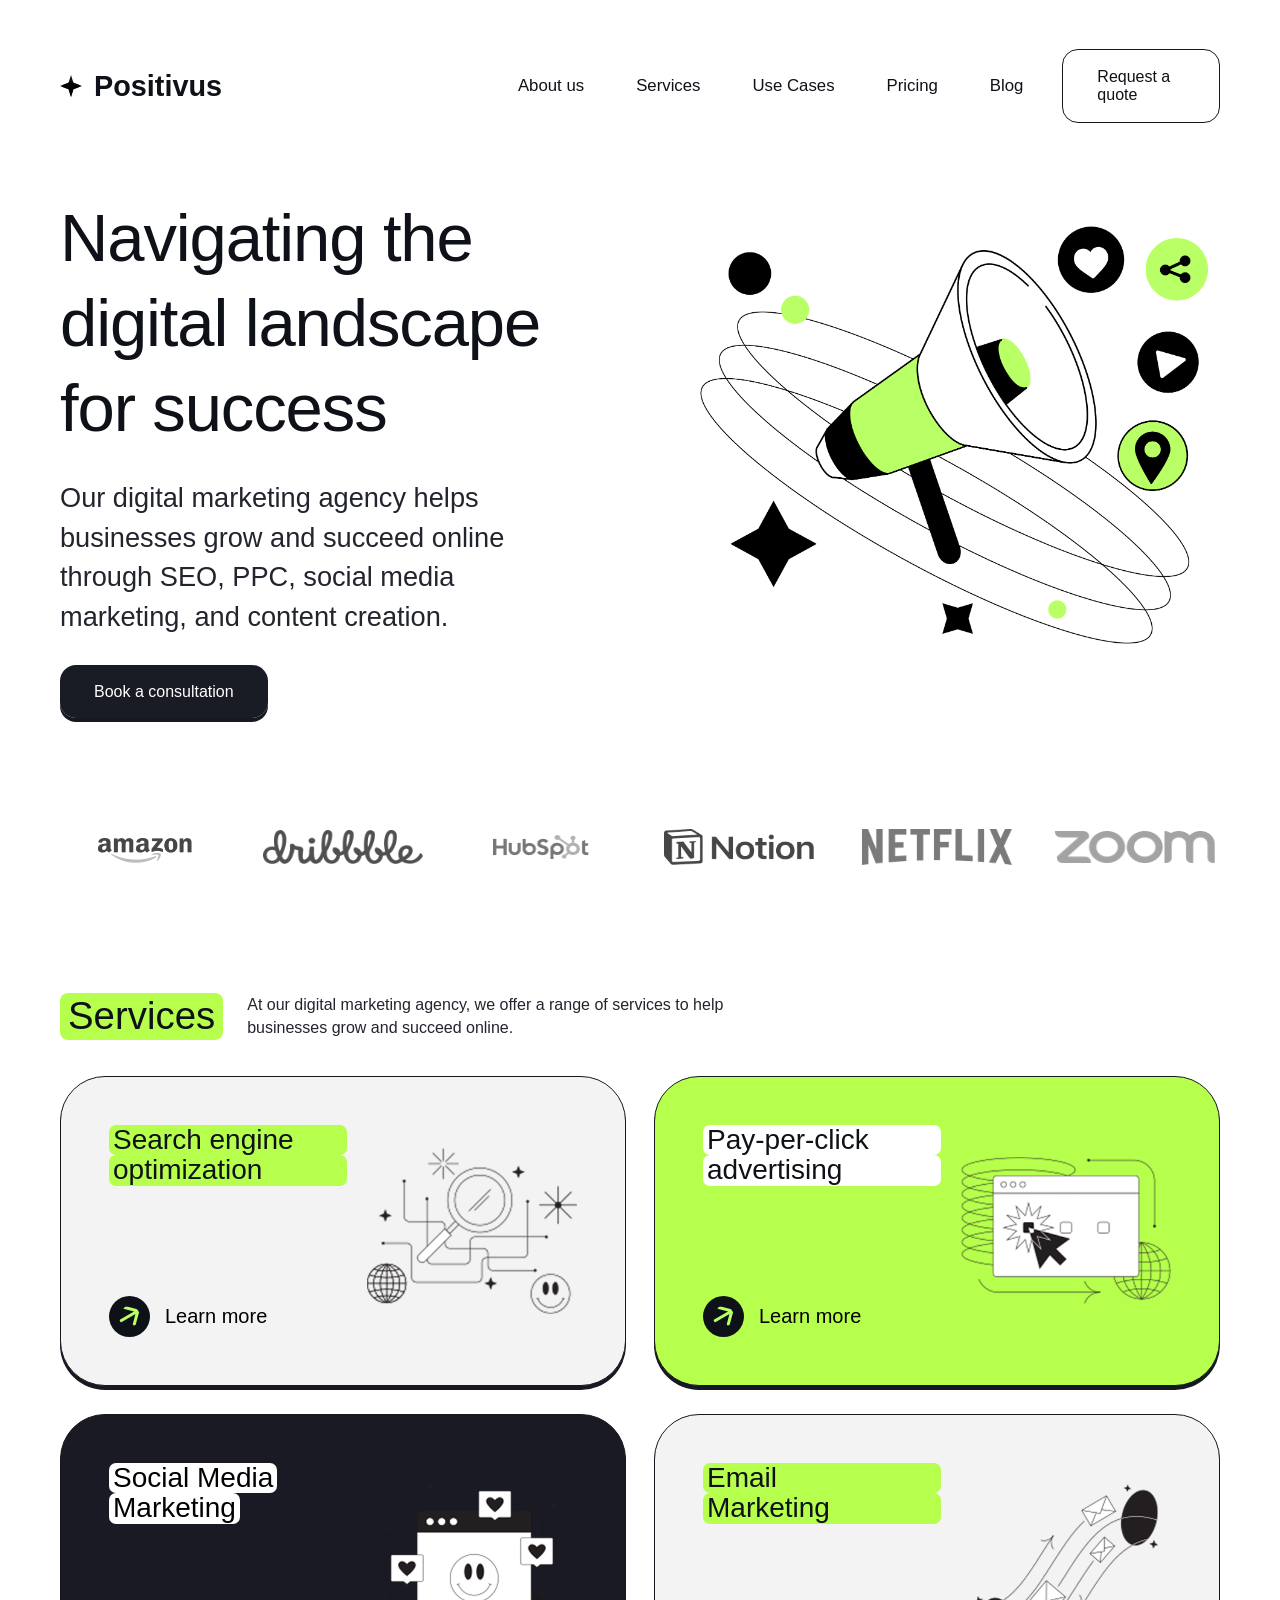
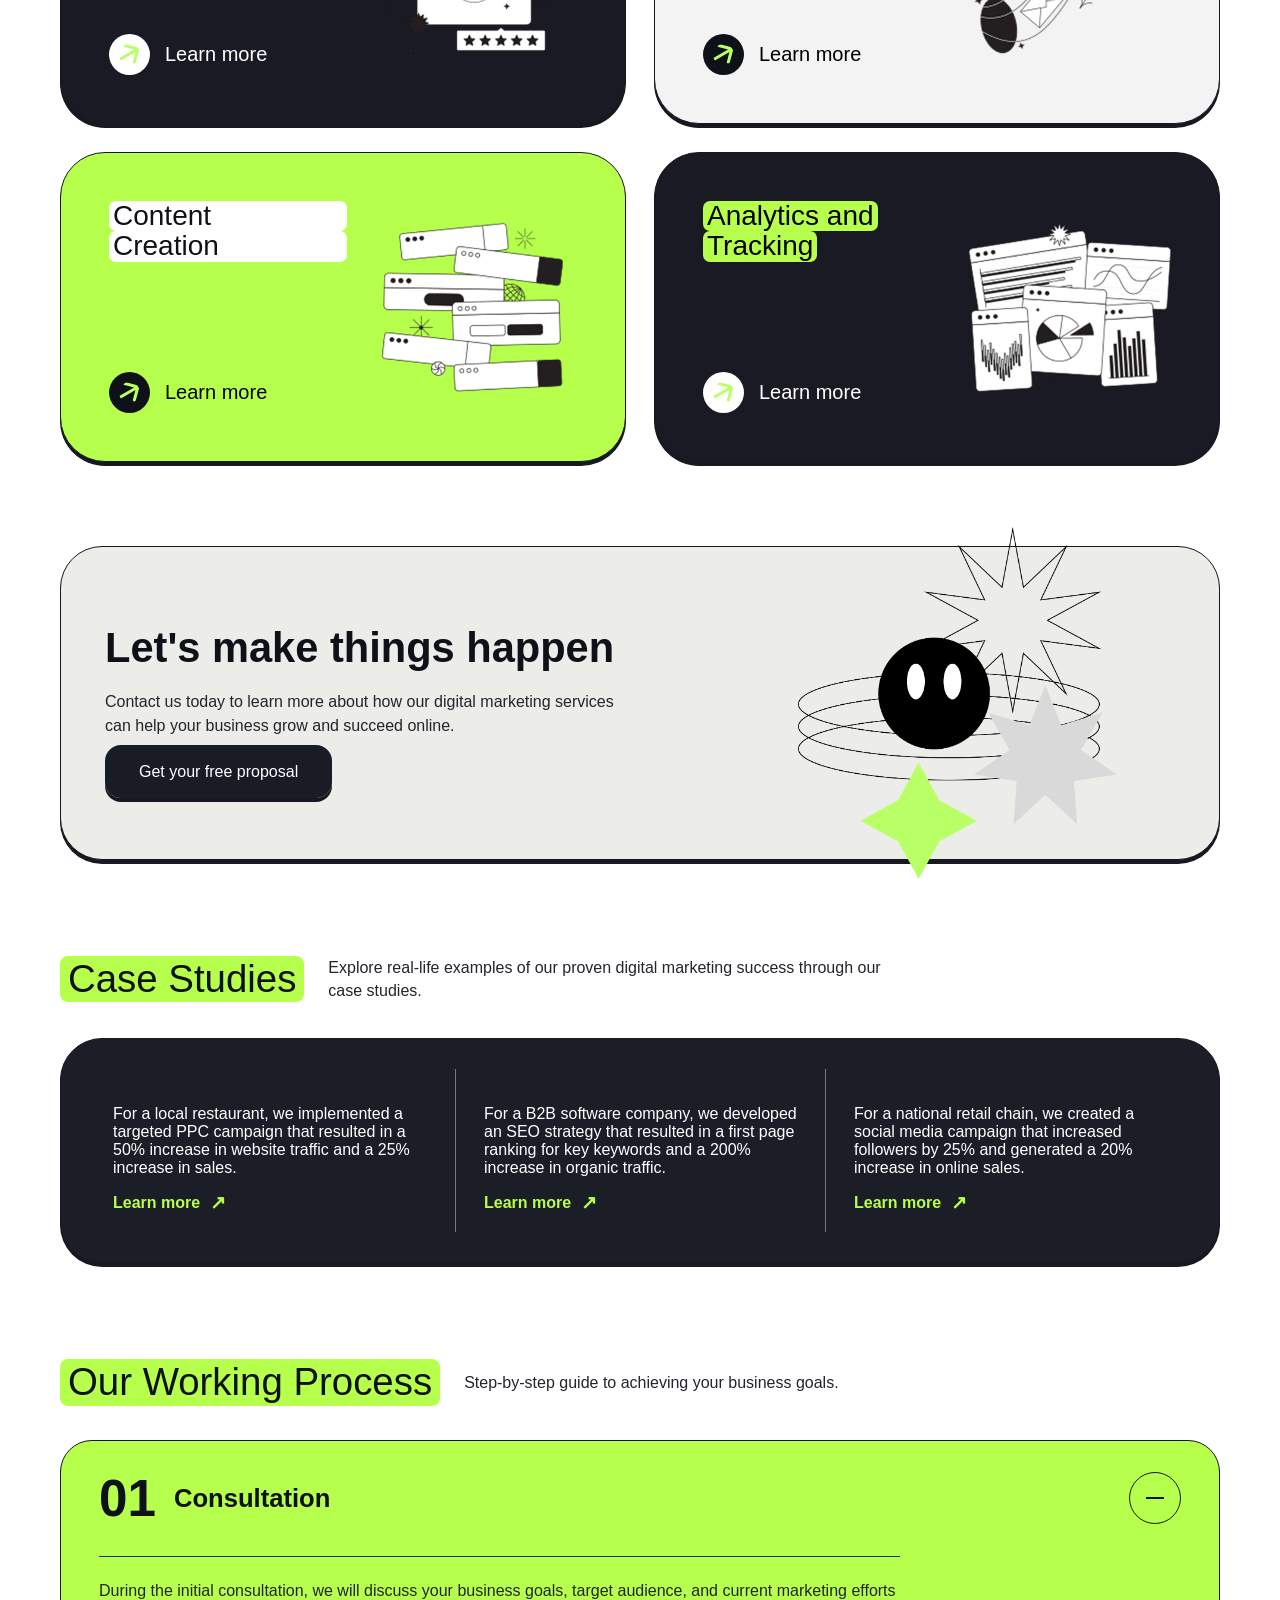
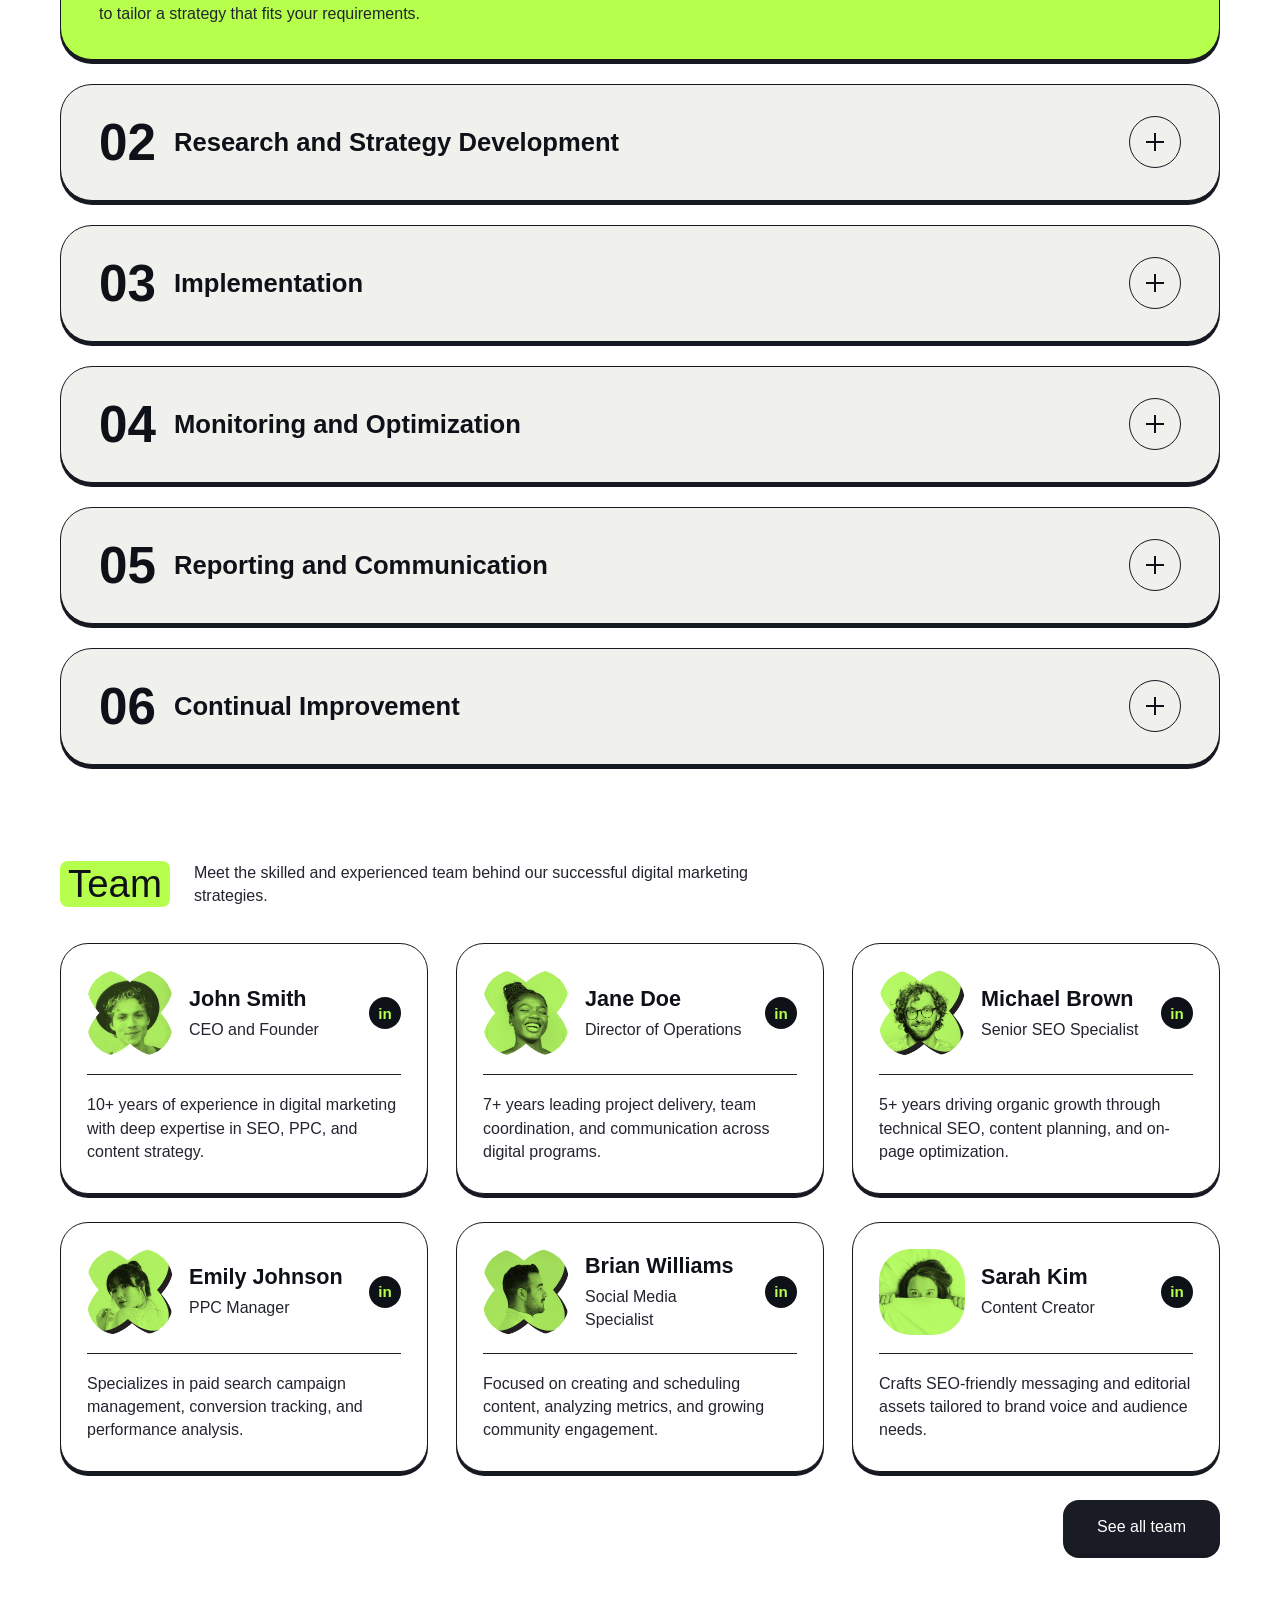
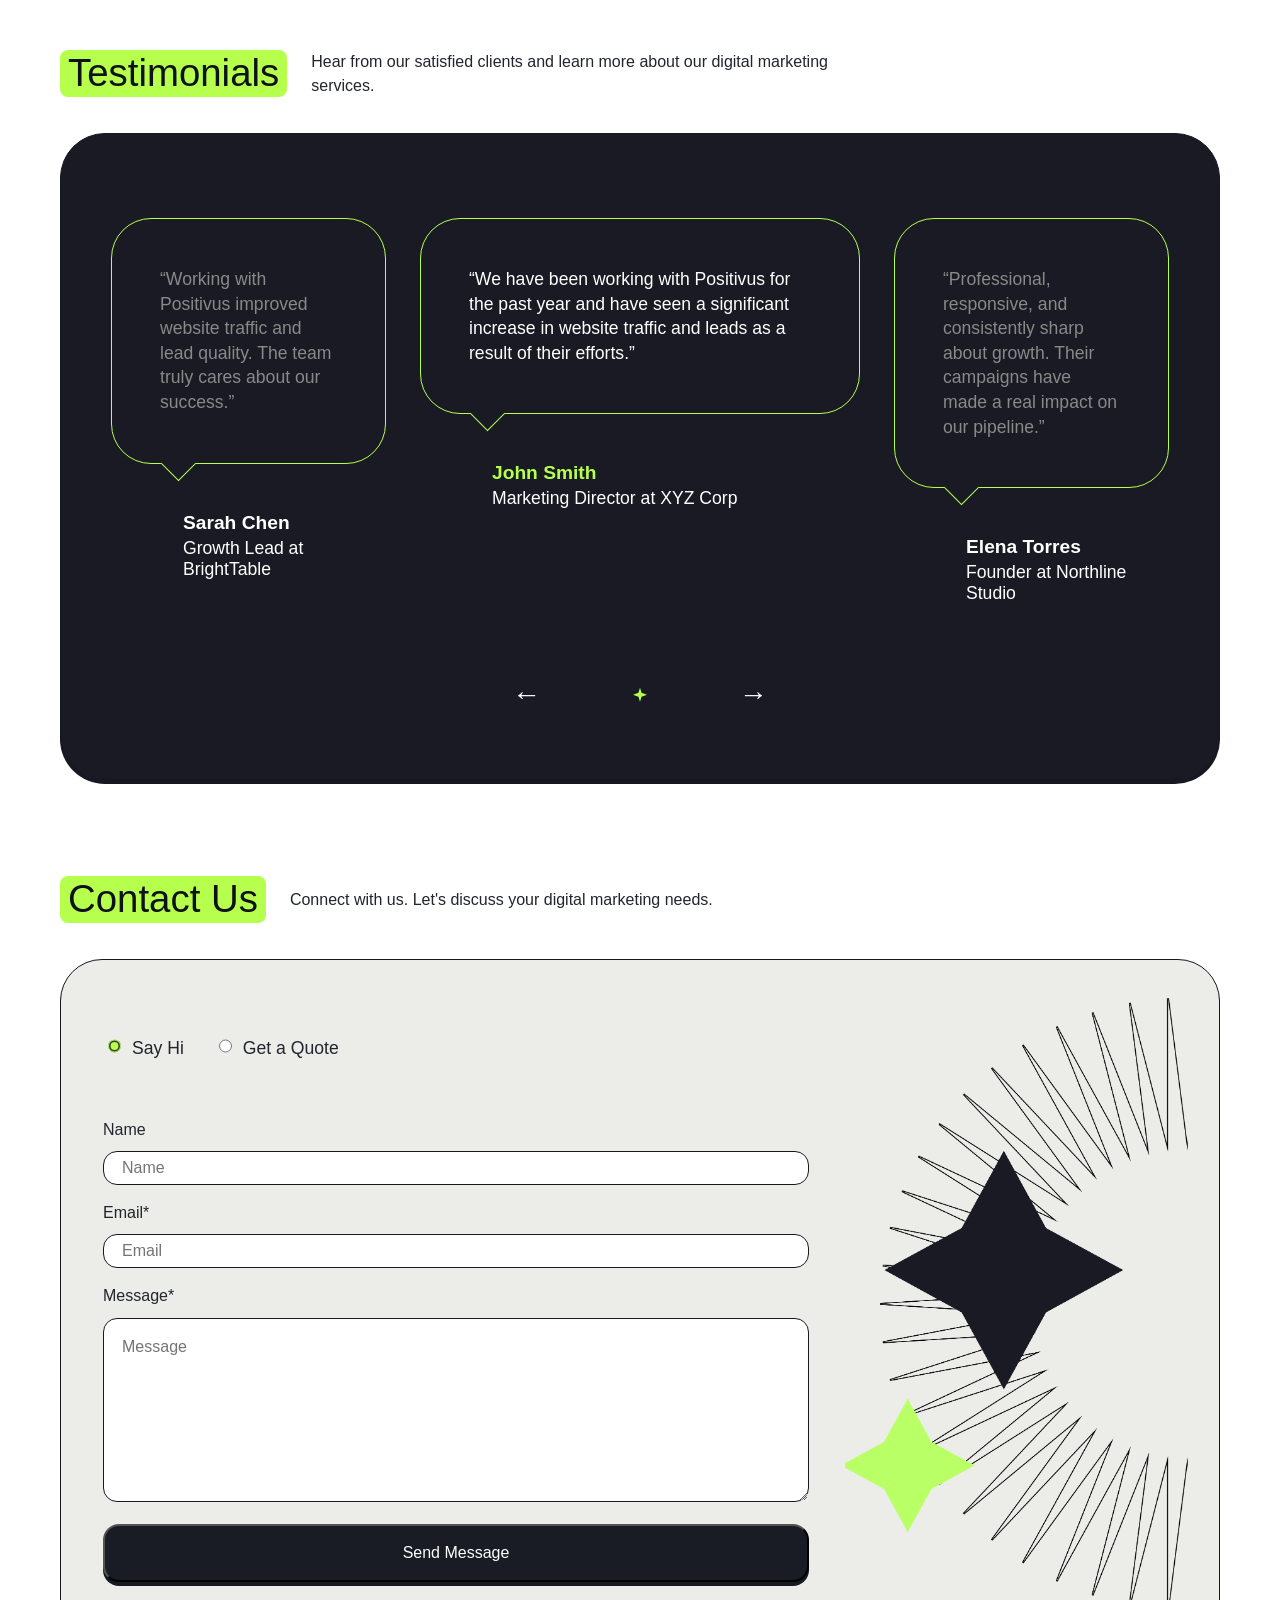
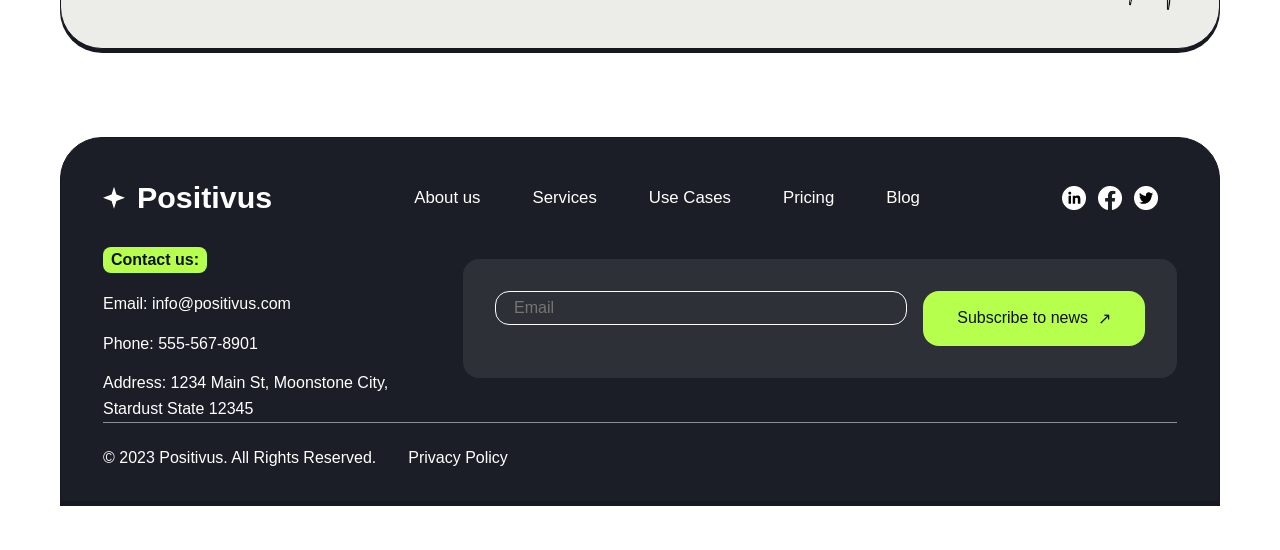
<file: index.html>
<!doctype html>
<html lang="en">
  <head>
    <meta charset="UTF-8" />
    <meta name="viewport" content="width=device-width, initial-scale=1.0" />
    <title>Positivus Landing Page</title>
    <link rel="stylesheet" href="./style.css" />
  </head>

  <body>
    <div class="page-shell">
      <header class="site-header">
        <div class="header-top">
          <a class="brand" href="index.html">
            <span class="brand-star"><img src="images/Vector.png" /></span>
            <span>Positivus</span>
          </a>
          <button
            class="menu-toggle"
            type="button"
            aria-expanded="false"
            aria-controls="site-nav"
          >
            <span></span>
            <span></span>
            <span></span>
          </button>
        </div>
        <div class="header-menu" id="site-nav">
          <nav class="site-nav">
            <a href="about-us.html">About us</a>
            <a href="services.html">Services</a>
            <a href="use-cases.html">Use Cases</a>
            <a href="pricing.html">Pricing</a>
            <a href="blog.html">Blog</a>
          </nav>
          <a class="outline-button" href="#contact">Request a quote</a>
        </div>
      </header>

      <main id="about">
        <section class="hero">
          <div class="hero-copy">
            <h1>Navigating the digital landscape for success</h1>
            <p>
              Our digital marketing agency helps businesses grow and succeed
              online through SEO, PPC, social media marketing, and content
              creation.
            </p>
            <a class="primary-button" href="#contact">Book a consultation</a>
          </div>
          <div class="hero-art" aria-hidden="true">
            <img src="./images/Illustration.png" alt="Marketing illustration" />
          </div>
        </section>

        <section class="logo-strip" aria-label="Client logos">
          <img class="logo-amazon" src="./images/amazon.png" alt="Amazon" />
          <img
            class="logo-dribbble"
            src="./images/dribble.png"
            alt="Dribbble"
          />
          <img class="logo-hubspot" src="./images/hubspot.png" alt="HubSpot" />
          <img class="logo-notion" src="./images/notion.png" alt="Notion" />
          <img class="logo-netflix" src="./images/netflix.png" alt="Netflix" />
          <img class="logo-zoom" src="./images/zoom.png" alt="Zoom" />
        </section>

        <section id="services" class="section-heading">
          <div class="tag">Services</div>
          <p>
            At our digital marketing agency, we offer a range of services to
            help businesses grow and succeed online.
          </p>
        </section>

        <section class="services-grid">
          <article class="service-card light">
            <div>
              <h3><span>Search engine</span><span>optimization</span></h3>
            </div>
            <img
              class="service-asset"
              src="./images/search-engine-optimization.png"
              alt="Search engine optimization"
            />
            <a href="#">
              <img src="./images/Icon.svg" alt="" class="link-icon" />
              Learn more
            </a>
          </article>
          <article class="service-card accent">
            <div>
              <h3><span>Pay-per-click</span><span>advertising</span></h3>
            </div>
            <img
              class="service-asset"
              src="./images/pay-per-click advertising.png"
              alt="Pay per click advertising"
            />
            <a href="#">
              <img src="./images/Icon.svg" alt="" class="link-icon" />
              Learn more
            </a>
          </article>
          <article class="service-card dark">
            <div>
              <h3><span>Social Media</span><span>Marketing</span></h3>
            </div>
            <img
              class="service-asset"
              src="./images/social-media-marketing.png"
              alt="Social media marketing"
            />
            <a href="#">
              <img src="./images/Icon.svg" alt="" class="link-icon" />
              Learn more
            </a>
          </article>
          <article class="service-card light">
            <div>
              <h3><span>Email</span><span>Marketing</span></h3>
            </div>
            <img
              class="service-asset"
              src="./images/email-marketing.png"
              alt="Email marketing"
            />
            <a href="#">
              <img src="./images/Icon.svg" alt="" class="link-icon" />
              Learn more
            </a>
          </article>
          <article class="service-card accent">
            <div>
              <h3><span>Content</span><span>Creation</span></h3>
            </div>
            <img
              class="service-asset"
              src="./images/content-creation.png"
              alt="Content creation"
            />
            <a href="#">
              <img src="./images/Icon.svg" alt="" class="link-icon" />
              Learn more
            </a>
          </article>
          <article class="service-card dark">
            <div>
              <h3>
                <span class="Analytics_bg_color_change">Analytics and</span
                ><span class="Analytics_bg_color_change">Tracking</span>
              </h3>
            </div>
            <img
              class="service-asset"
              src="./images/analytics-and-tracking.png"
              alt="Analytics and tracking"
            />
            <a href="#">
              <img src="./images/Icon.svg" alt="" class="link-icon" />
              Learn more
            </a>
          </article>
        </section>

        <section class="promo-band">
          <div>
            <h2>Let's make things happen</h2>
            <p>
              Contact us today to learn more about how our digital marketing
              services can help your business grow and succeed online.
            </p>
            <a class="primary-button" href="#contact">Get your free proposal</a>
          </div>
          <div class="promo-art" aria-hidden="true">
            <img src="./images/we-believe.png" alt="Decorative illustration" />
          </div>
        </section>

        <section id="cases" class="section-heading">
          <div class="tag">Case Studies</div>
          <p>
            Explore real-life examples of our proven digital marketing success
            through our case studies.
          </p>
        </section>

        <section class="case-strip">
          <article>
            <p>
              For a local restaurant, we implemented a targeted PPC campaign
              that resulted in a 50% increase in website traffic and a 25%
              increase in sales.
            </p>
            <a href="#">Learn more</a>
          </article>
          <article>
            <p>
              For a B2B software company, we developed an SEO strategy that
              resulted in a first page ranking for key keywords and a 200%
              increase in organic traffic.
            </p>
            <a href="#">Learn more</a>
          </article>
          <article>
            <p>
              For a national retail chain, we created a social media campaign
              that increased followers by 25% and generated a 20% increase in
              online sales.
            </p>
            <a href="#">Learn more</a>
          </article>
        </section>

        <section class="section-heading process-heading">
          <div class="tag">Our Working Process</div>
          <p>Step-by-step guide to achieving your business goals.</p>
        </section>

        <section class="accordion-list">
          <details open class="process-card active">
            <summary>
              <span class="step-index">01</span>
              <span class="step-title">Consultation</span>
              <span class="toggle-icon"></span>
            </summary>
            <p>
              During the initial consultation, we will discuss your business
              goals, target audience, and current marketing efforts to tailor a
              strategy that fits your requirements.
            </p>
          </details>
          <details class="process-card">
            <summary>
              <span class="step-index">02</span>
              <span class="step-title">Research and Strategy Development</span>
              <span class="toggle-icon"></span>
            </summary>
            <p>
              We audit your brand, market, and competition to define a
              measurable roadmap with the right channels and messaging.
            </p>
          </details>
          <details class="process-card">
            <summary>
              <span class="step-index">03</span>
              <span class="step-title">Implementation</span>
              <span class="toggle-icon"></span>
            </summary>
            <p>
              Campaign assets, landing pages, and channel operations are
              launched with a clear production workflow and reporting cadence.
            </p>
          </details>
          <details class="process-card">
            <summary>
              <span class="step-index">04</span>
              <span class="step-title">Monitoring and Optimization</span>
              <span class="toggle-icon"></span>
            </summary>
            <p>
              Performance is monitored continuously so we can refine creative,
              budgets, and targeting based on actual results.
            </p>
          </details>
          <details class="process-card">
            <summary>
              <span class="step-index">05</span>
              <span class="step-title">Reporting and Communication</span>
              <span class="toggle-icon"></span>
            </summary>
            <p>
              You receive simple, actionable reporting with regular check-ins
              and recommendations for the next iteration.
            </p>
          </details>
          <details class="process-card">
            <summary>
              <span class="step-index">06</span>
              <span class="step-title">Continual Improvement</span>
              <span class="toggle-icon"></span>
            </summary>
            <p>
              Our team turns each campaign cycle into a learning loop that keeps
              compounding growth over time.
            </p>
          </details>
        </section>

        <section class="section-heading team-heading">
          <div class="tag">Team</div>
          <p>
            <span>Meet the skilled and experienced team behind our</span>
            <span>successful digital marketing strategies.</span>
          </p>
        </section>

        <section class="team-grid">
          <article class="team-card">
            <div class="team-top">
              <img
                class="avatar-image"
                src="./images/john-smith.png"
                alt="John Smith"
              />
              <div>
                <h3>John Smith</h3>
                <p>CEO and Founder</p>
              </div>
              <span class="social-pill">in</span>
            </div>
            <p>
              10+ years of experience in digital marketing with deep expertise
              in SEO, PPC, and content strategy.
            </p>
          </article>
          <article class="team-card">
            <div class="team-top">
              <img
                class="avatar-image"
                src="./images/jane doe.png"
                alt="Jane Doe"
              />
              <div>
                <h3>Jane Doe</h3>
                <p>Director of Operations</p>
              </div>
              <span class="social-pill">in</span>
            </div>
            <p>
              7+ years leading project delivery, team coordination, and
              communication across digital programs.
            </p>
          </article>
          <article class="team-card">
            <div class="team-top">
              <img
                class="avatar-image"
                src="./images/michael brown.png"
                alt="Michael Brown"
              />
              <div>
                <h3>Michael Brown</h3>
                <p>Senior SEO Specialist</p>
              </div>
              <span class="social-pill">in</span>
            </div>
            <p>
              5+ years driving organic growth through technical SEO, content
              planning, and on-page optimization.
            </p>
          </article>
          <article class="team-card">
            <div class="team-top">
              <img
                class="avatar-image"
                src="./images/emily johnson.png"
                alt="Emily Johnson"
              />
              <div>
                <h3>Emily Johnson</h3>
                <p>PPC Manager</p>
              </div>
              <span class="social-pill">in</span>
            </div>
            <p>
              Specializes in paid search campaign management, conversion
              tracking, and performance analysis.
            </p>
          </article>
          <article class="team-card">
            <div class="team-top">
              <img
                class="avatar-image"
                src="./images/brian williams.png"
                alt="Brian Williams"
              />
              <div>
                <h3>Brian Williams</h3>
                <p>Social Media Specialist</p>
              </div>
              <span class="social-pill">in</span>
            </div>
            <p>
              Focused on creating and scheduling content, analyzing metrics, and
              growing community engagement.
            </p>
          </article>
          <article class="team-card">
            <div class="team-top">
              <img
                class="avatar-image"
                src="./images/sarah kim.png"
                alt="Sarah Kim"
              />
              <div>
                <h3>Sarah Kim</h3>
                <p>Content Creator</p>
              </div>
              <span class="social-pill">in</span>
            </div>
            <p>
              Crafts SEO-friendly messaging and editorial assets tailored to
              brand voice and audience needs.
            </p>
          </article>
        </section>

        <div class="team-cta">
          <a class="primary-button" href="#">See all team</a>
        </div>

        <section class="section-heading testimonials-heading">
          <div class="tag">Testimonials</div>
          <p>
            Hear from our satisfied clients and learn more about our digital
            marketing services.
          </p>
        </section>

        <section class="testimonial-panel" id="blog">
          <article class="testimonial-card">
            <div class="testimonial-bubble">
              <p>
                &ldquo;Working with Positivus improved website traffic and lead
                quality. The team truly cares about our success.&rdquo;
              </p>
            </div>
            <div class="testimonial-meta">
              <strong>Sarah Chen</strong>
              <span>Growth Lead at BrightTable</span>
            </div>
          </article>
          <article class="testimonial-card">
            <div class="testimonial-bubble">
              <p>
                &ldquo;We have been working with Positivus for the past year and
                have seen a significant increase in website traffic and leads as
                a result of their efforts.&rdquo;
              </p>
            </div>
            <div class="testimonial-meta">
              <strong>John Smith</strong>
              <span>Marketing Director at XYZ Corp</span>
            </div>
          </article>
          <article class="testimonial-card">
            <div class="testimonial-bubble">
              <p>
                &ldquo;Professional, responsive, and consistently sharp about
                growth. Their campaigns have made a real impact on our
                pipeline.&rdquo;
              </p>
            </div>
            <div class="testimonial-meta">
              <strong>Elena Torres</strong>
              <span>Founder at Northline Studio</span>
            </div>
          </article>
          <div class="testimonial-controls">
            <button
              class="testimonial-arrow"
              type="button"
              aria-label="Previous testimonial"
              data-direction="prev"
            >
              <span aria-hidden="true">&#8592;</span>
            </button>
            <div class="dots">
              <button
                class="dot active"
                type="button"
                aria-label="Show testimonial 1"
                data-index="0"
              ></button>
              <button
                class="dot"
                type="button"
                aria-label="Show testimonial 2"
                data-index="1"
              ></button>
              <button
                class="dot"
                type="button"
                aria-label="Show testimonial 3"
                data-index="2"
              ></button>
            </div>
            <button
              class="testimonial-arrow"
              type="button"
              aria-label="Next testimonial"
              data-direction="next"
            >
              <span aria-hidden="true">&#8594;</span>
            </button>
          </div>
        </section>

        <section id="contact" class="section-heading">
          <div class="tag">Contact Us</div>
          <p>Connect with us. Let's discuss your digital marketing needs.</p>
        </section>

        <section class="contact-panel">
          <form class="contact-form">
            <div class="radio-row">
              <label
                ><input
                  type="radio"
                  class="label_dot_one"
                  name="topic"
                  checked
                /><span class="label_dot_one_span"> Say Hi</span></label
              >
              <label
                ><input type="radio" name="topic" class="label_dot_one" /><span
                  class="label_dot_one_span"
                >
                  Get a Quote</span
                ></label
              >
            </div>
            <label>Name<input type="text" placeholder="Name" /></label>
            <label>Email*<input type="email" placeholder="Email" /></label>
            <label>Message*<textarea placeholder="Message"></textarea></label>
            <button class="primary-button full-width" type="submit">
              Send Message
            </button>
          </form>
          <div class="contact-art" aria-hidden="true">
            <img
              src="./images/contact illustration.png"
              alt="Contact illustration"
            />
          </div>
        </section>
      </main>

      <footer class="site-footer" id="pricing">
        <div class="footer-top">
          <a class="brand footer-brand" href="index.html">
            <span class="brand-star"></span>
            <span>Positivus</span>
          </a>
          <nav class="footer-nav">
            <a href="about-us.html">About us</a>
            <a href="services.html">Services</a>
            <a href="use-cases.html">Use Cases</a>
            <a href="pricing.html">Pricing</a>
            <a href="blog.html">Blog</a>
          </nav>

          <div class="footer_social_icon_container">
            <img src="images/Social icon (1).png" />
            <img src="images/Social icon.png" />
            <img src="images/Social icon (2).png" />
          </div>
        </div>
        <div class="footer-main">
          <div class="contact-block">
            <div class="footer-tag">Contact us:</div>
            <p>Email: info@positivus.com</p>
            <p>Phone: 555-567-8901</p>
            <p>Address: 1234 Main St, Moonstone City, Stardust State 12345</p>
          </div>
          <form class="newsletter">
            <input type="email" placeholder="Email" />
            <button type="submit">
              <span>Subscribe to news</span>
              <span class="newsletter-icon" aria-hidden="true">&#8599;</span>
            </button>
          </form>
        </div>
        <div class="footer-bottom">
          <span>&copy; 2023 Positivus. All Rights Reserved.</span>
          <a href="#">Privacy Policy</a>
        </div>
      </footer>
    </div>
    <script src="./script.js"></script>
  </body>
</html>
</file>
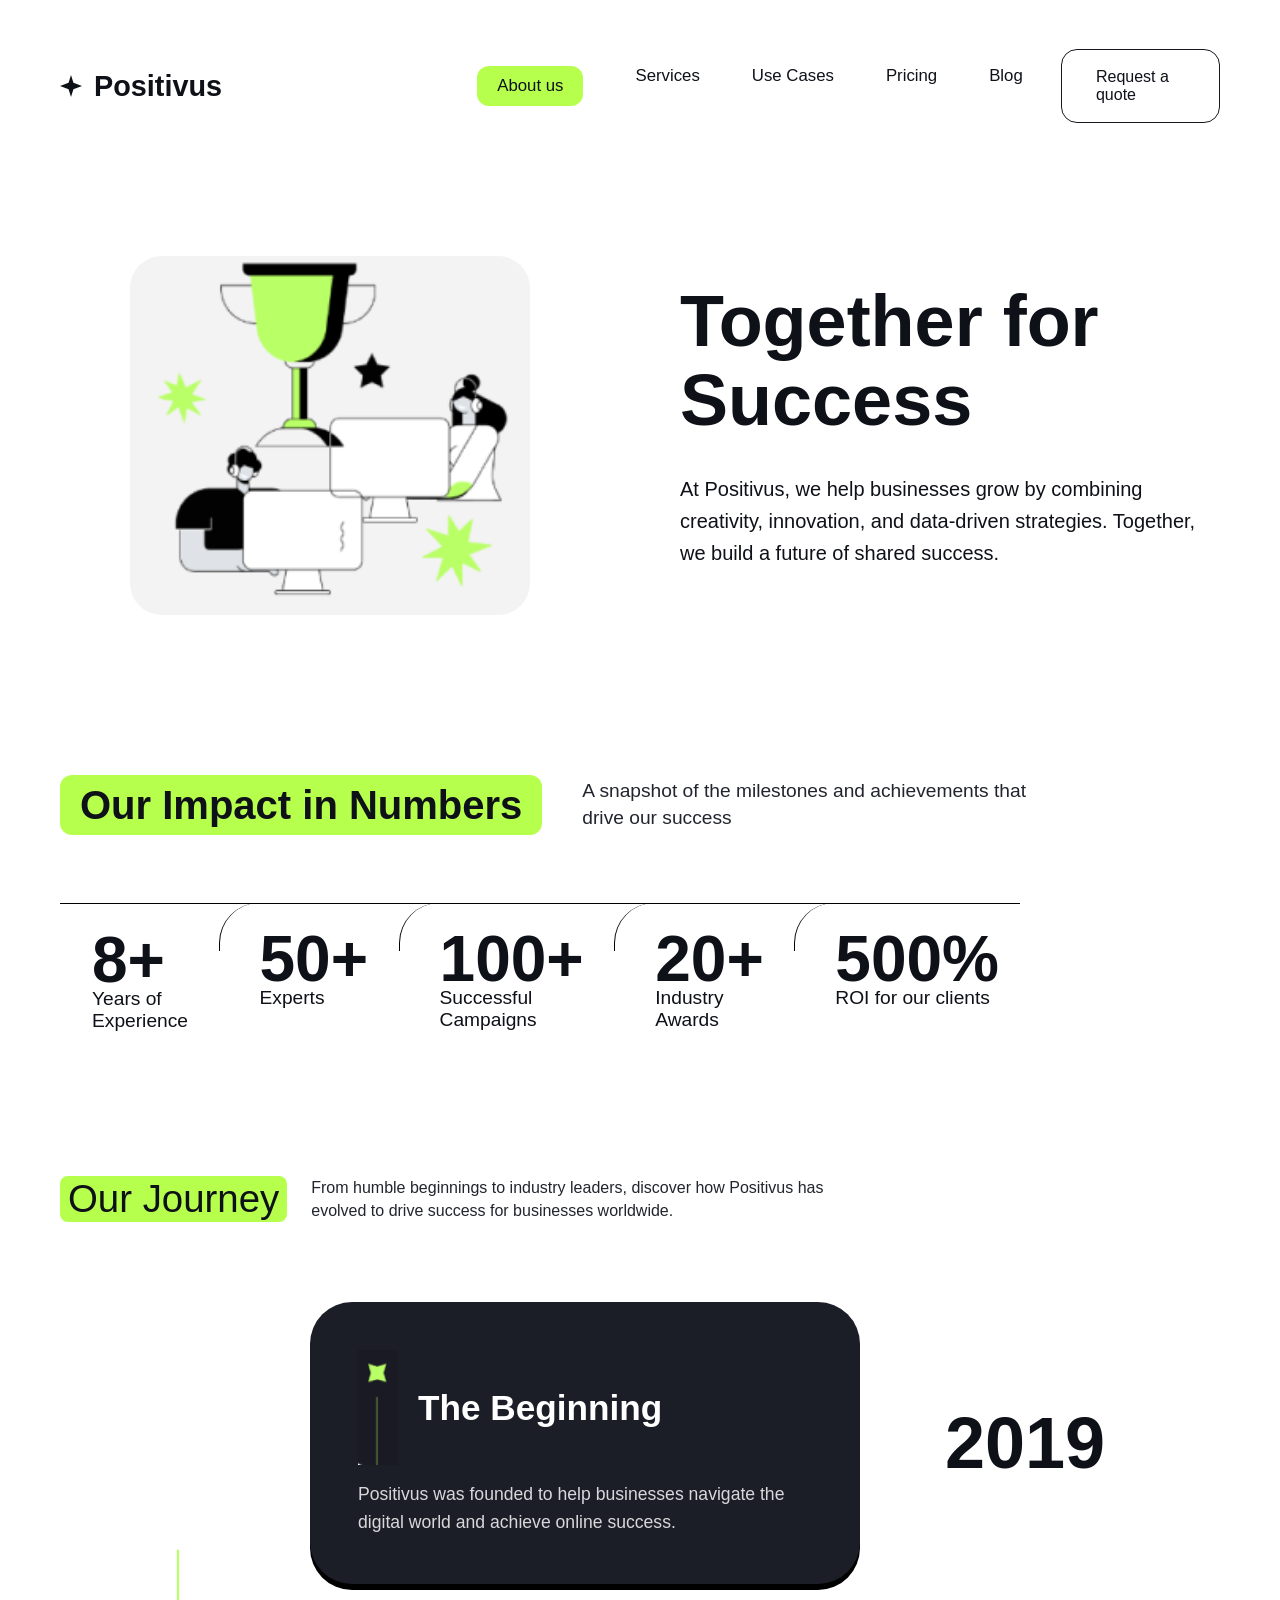
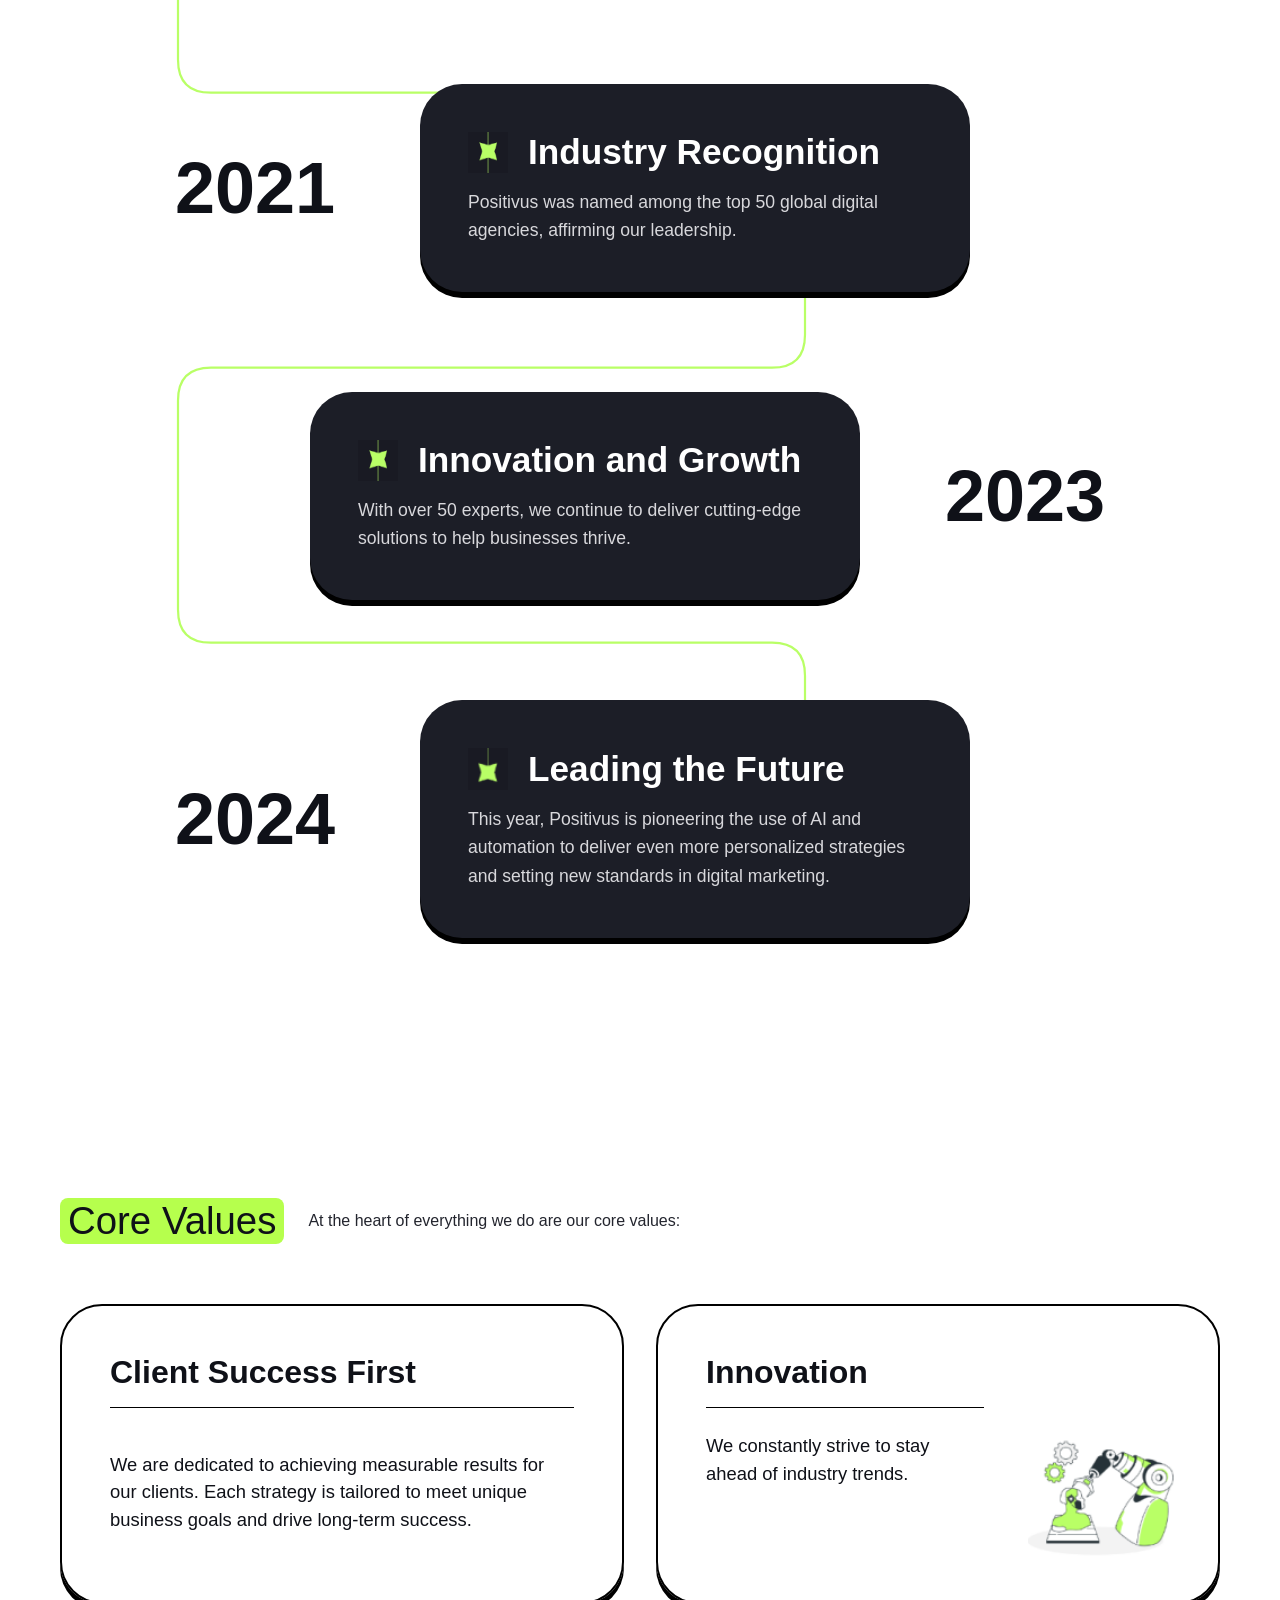
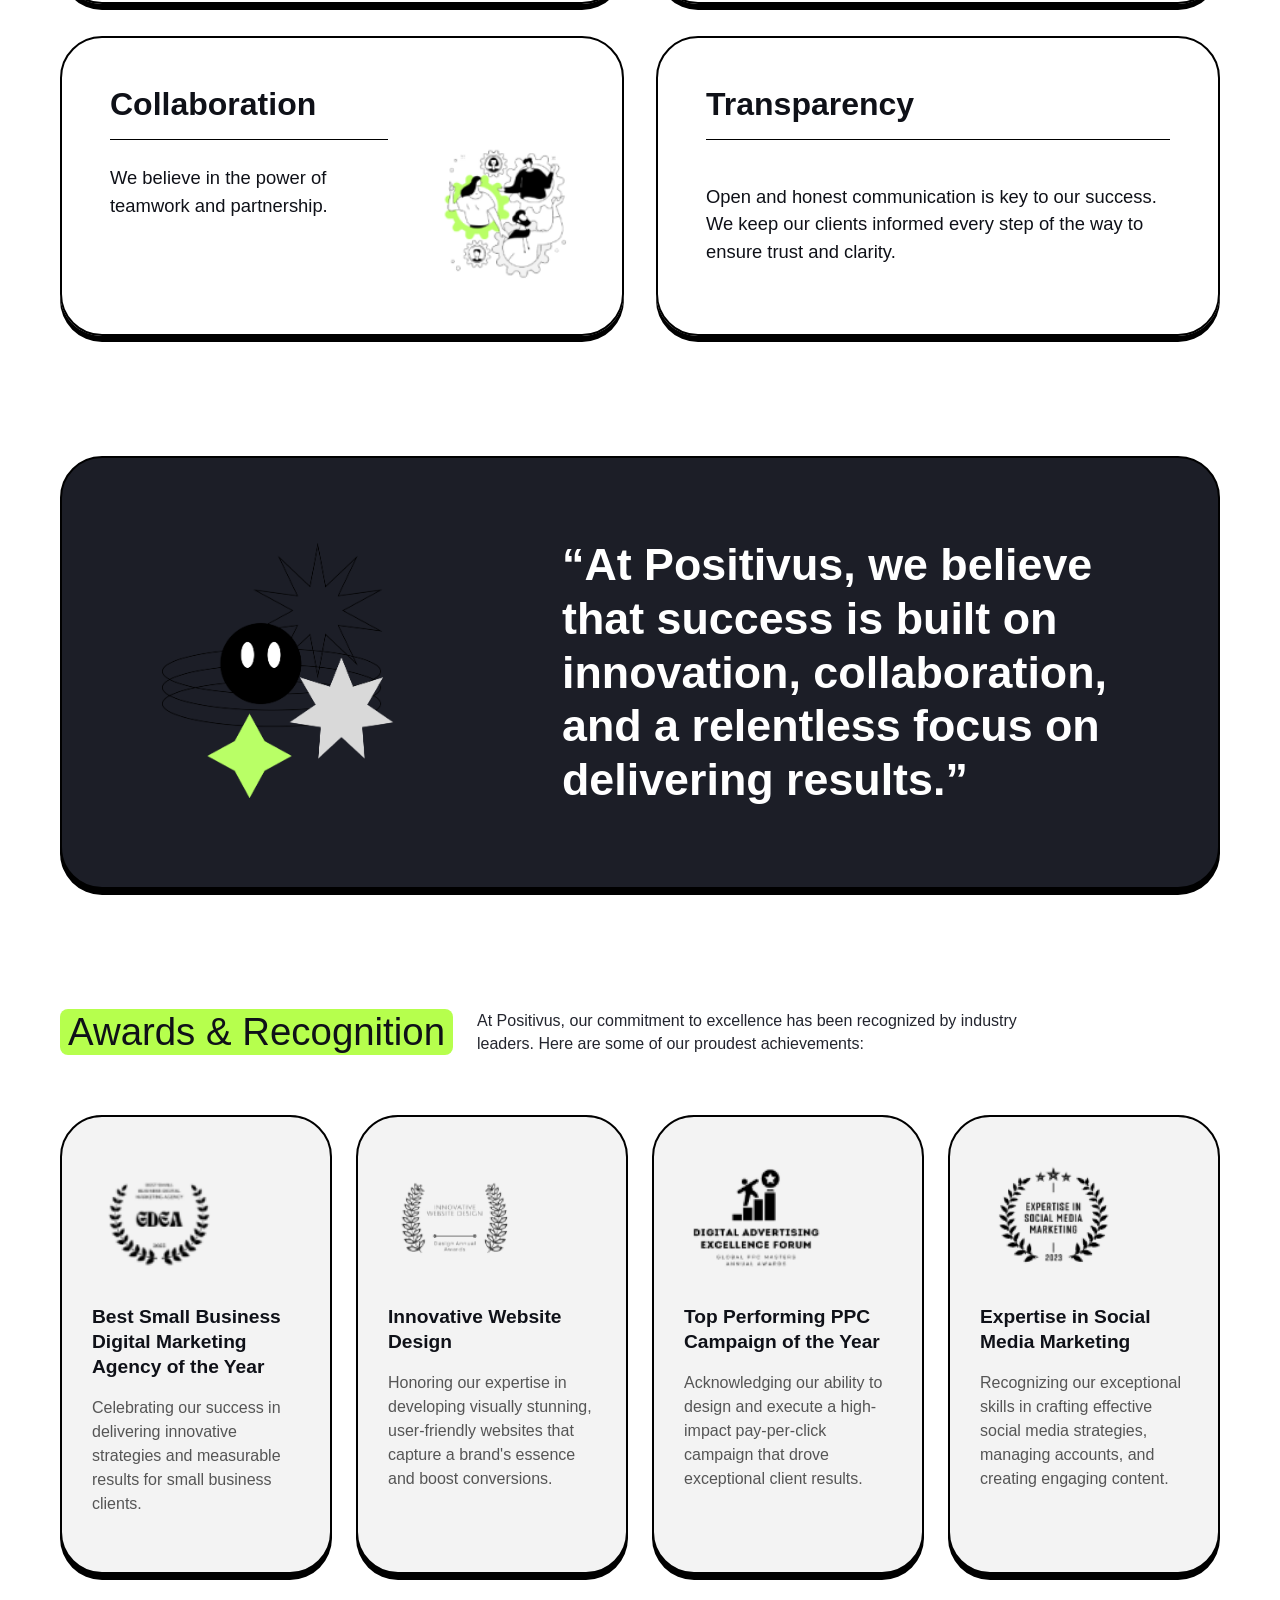
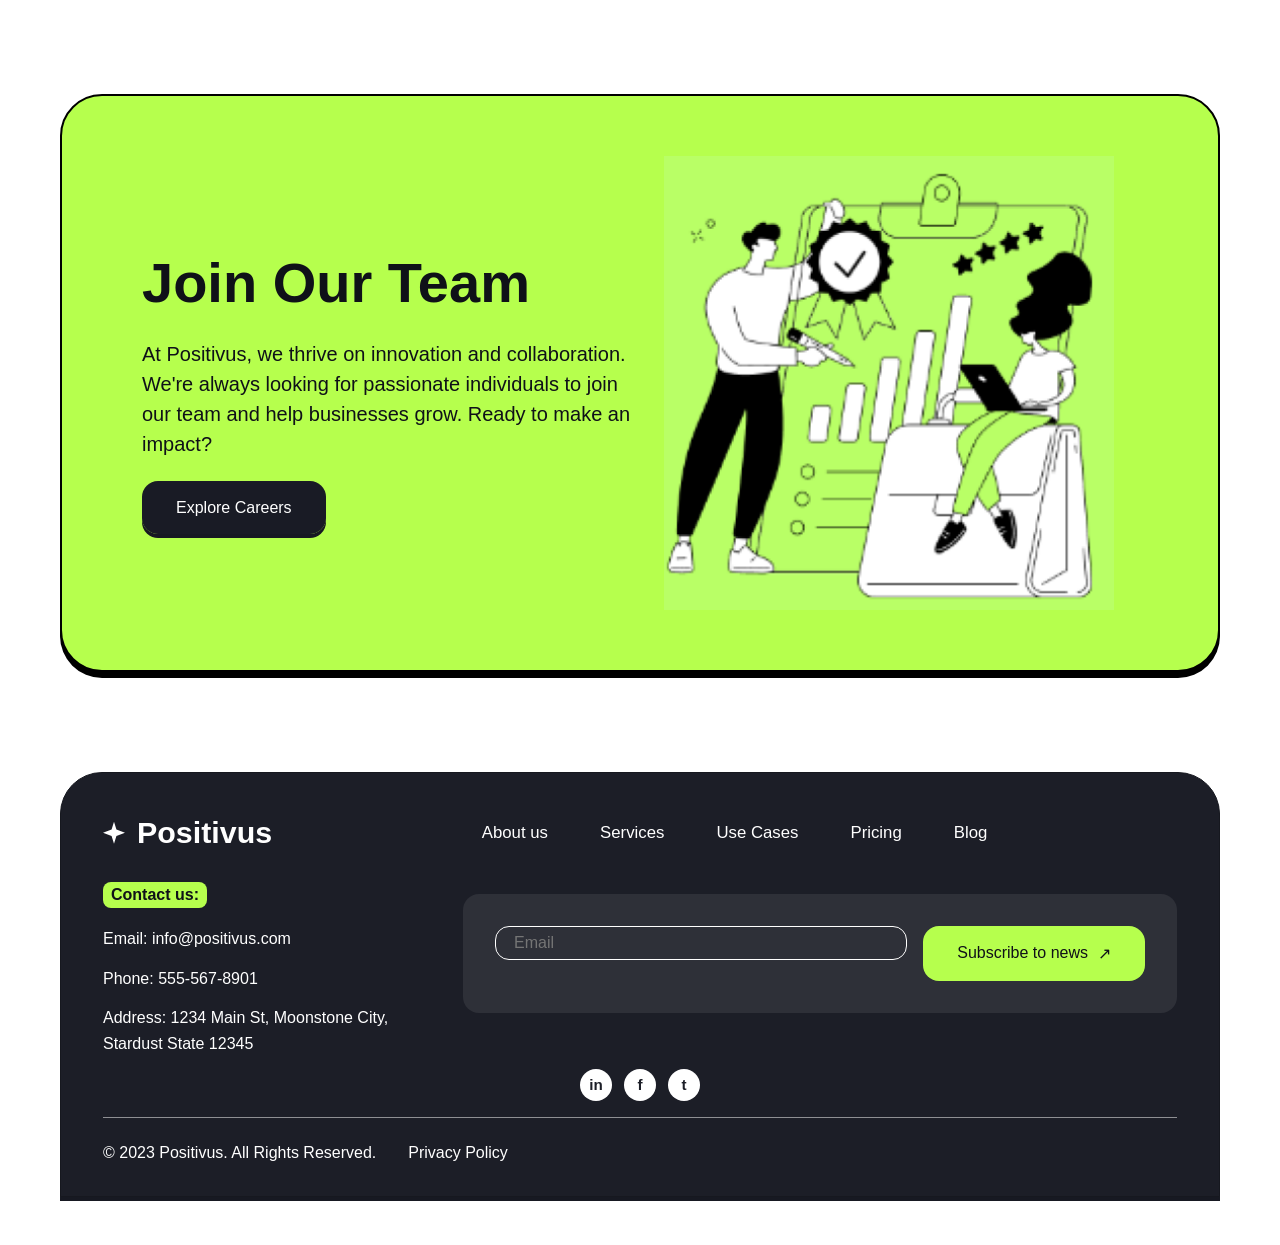
<file: about-us.html>
<!doctype html>
<html lang="en">
  <head>
    <meta charset="UTF-8" />
    <meta name="viewport" content="width=device-width, initial-scale=1.0" />
    <title>About Us | Positivus</title>
    <link rel="stylesheet" href="./style.css" />
  </head>
  <body>
    <div class="page-shell">
      <header class="site-header">
        <div class="header-top">
          <a class="brand" href="index.html">
            <span class="brand-star"></span>
            <span>Positivus</span>
          </a>
          <button
            class="menu-toggle"
            type="button"
            aria-expanded="false"
            aria-controls="site-nav"
          >
            <span></span><span></span><span></span>
          </button>
        </div>
        <div class="header-menu" id="site-nav">
          <nav class="site-nav">
            <a href="about-us.html" class="nav-active">About us</a>
            <a href="services.html">Services</a>
            <a href="use-cases.html">Use Cases</a>
            <a href="pricing.html">Pricing</a>
            <a href="blog.html">Blog</a>
          </nav>
          <a class="outline-button" href="index.html#contact"
            >Request a quote</a
          >
        </div>
      </header>

      <main>
        <!-- Hero Section -->
        <section class="about-hero">
          <div class="about-hero-image">
            <img
              src="./images/together for success.png"
              alt="Together for Success"
            />
          </div>
          <div class="about-hero-content">
            <h1>Together for Success</h1>
            <p>
              At Positivus, we help businesses grow by combining creativity,
              innovation, and data-driven strategies. Together, we build a
              future of shared success.
            </p>
          </div>
        </section>

        <!-- Impact Section -->
        <section class="impact-section">
          <div class="section-heading">
            <div class="tag">Our Impact in Numbers</div>
            <p>
              A snapshot of the milestones and achievements that drive our
              success
            </p>
          </div>
          <div class="impact-stats-container">
            <div class="stat-group">
              <span class="stat-value">8+</span>
              <span class="stat-label">Years of Experience</span>
            </div>
            <div class="stat-group">
              <span class="stat-value">50+</span>
              <span class="stat-label">Experts</span>
            </div>
            <div class="stat-group">
              <span class="stat-value">100+</span>
              <span class="stat-label">Successful Campaigns</span>
            </div>
            <div class="stat-group">
              <span class="stat-value">20+</span>
              <span class="stat-label">Industry Awards</span>
            </div>
            <div class="stat-group">
              <span class="stat-value">500%</span>
              <span class="stat-label">ROI for our clients</span>
            </div>
          </div>
        </section>

        <!-- Our Journey -->
        <section class="journey-section">
          <div class="section-heading">
            <div class="tag">Our Journey</div>
            <p>
              From humble beginnings to industry leaders, discover how Positivus
              has evolved to drive success for businesses worldwide.
            </p>
          </div>

          <div class="journey-timeline-container">
            <!-- Connecting Line (SVG) - Visible on Desktop -->
            <svg class="timeline-svg" viewBox="0 0 1000 1000" fill="none">
              <path
                d="M80 100 V200 Q80 230 110 230 H620 Q650 230 650 260 V450 Q650 480 620 480 H110 Q80 480 80 510 V700 Q80 730 110 730 H620 Q650 730 650 760 V900"
                stroke="#B9FF66"
                stroke-width="2"
              />
            </svg>

            <!-- Vertical Line for Mobile -->
            <div class="timeline-line-mobile"></div>

            <!-- Journey Item 1 -->
            <div class="journey-row row-1">
              <div class="journey-year">2019</div>
              <div class="journey-card">
                <h3>
                  <img
                    src="./images/star-icon-2.png"
                    class="star-icon"
                    alt=""
                  />
                  The Beginning
                </h3>
                <p>
                  Positivus was founded to help businesses navigate the digital
                  world and achieve online success.
                </p>
              </div>
            </div>

            <!-- Journey Item 2 -->
            <div class="journey-row row-2">
              <div class="journey-year">2021</div>
              <div class="journey-card">
                <h3>
                  <img src="./images/star-icon.png" class="star-icon" alt="" />
                  Industry Recognition
                </h3>
                <p>
                  Positivus was named among the top 50 global digital agencies,
                  affirming our leadership.
                </p>
              </div>
            </div>

            <!-- Journey Item 3 -->
            <div class="journey-row row-3">
              <div class="journey-year">2023</div>
              <div class="journey-card">
                <h3>
                  <img src="./images/star-icon.png" class="star-icon" alt="" />
                  Innovation and Growth
                </h3>
                <p>
                  With over 50 experts, we continue to deliver cutting-edge
                  solutions to help businesses thrive.
                </p>
              </div>
            </div>

            <!-- Journey Item 4 -->
            <div class="journey-row row-4">
              <div class="journey-year">2024</div>
              <div class="journey-card">
                <h3>
                  <img
                    src="./images/star-icon-1.png"
                    class="star-icon"
                    alt=""
                  />
                  Leading the Future
                </h3>
                <p>
                  This year, Positivus is pioneering the use of AI and
                  automation to deliver even more personalized strategies and
                  setting new standards in digital marketing.
                </p>
              </div>
            </div>
          </div>
        </section>

        <!-- Core Values -->
        <section class="values-section">
          <div class="section-heading">
            <div class="tag">Core Values</div>
            <p>At the heart of everything we do are our core values:</p>
          </div>
          <div class="values-grid">
            <article class="value-card">
              <h3>Client Success First</h3>
              <p>
                We are dedicated to achieving measurable results for our
                clients. Each strategy is tailored to meet unique business goals
                and drive long-term success.
              </p>
            </article>
            <article class="value-card has-illustration">
              <div class="value-content">
                <h3>Innovation</h3>
                <p>We constantly strive to stay ahead of industry trends.</p>
              </div>
              <img
                src="./images/innovation.png"
                alt="Innovation"
                class="value-illustration"
              />
            </article>
            <article class="value-card has-illustration">
              <div class="value-content">
                <h3>Collaboration</h3>
                <p>We believe in the power of teamwork and partnership.</p>
              </div>
              <img
                src="./images/collaboration.png"
                alt="Collaboration"
                class="value-illustration"
              />
            </article>
            <article class="value-card">
              <h3>Transparency</h3>
              <p>
                Open and honest communication is key to our success. We keep our
                clients informed every step of the way to ensure trust and
                clarity.
              </p>
            </article>
          </div>
        </section>

        <!-- Quote Section -->
        <section class="quote-section">
          <div class="quote-container">
            <div class="quote-icon">
              <img src="./images/we-believe.png" alt="we-believe" />
            </div>
            <div class="quote-content">
              <h2>
                &ldquo;At Positivus, we believe that success is built on
                innovation, collaboration, and a relentless focus on delivering
                results.&rdquo;
              </h2>
            </div>
          </div>
        </section>

        <!-- Awards Section -->
        <section class="awards-section">
          <div class="section-heading">
            <div class="tag">Awards & Recognition</div>
            <p>
              At Positivus, our commitment to excellence has been recognized by
              industry leaders. Here are some of our proudest achievements:
            </p>
          </div>
          <div class="awards-grid">
            <div class="award-card">
              <img
                src="./images/small business digital marketing .png"
                alt="Award"
              />
              <h4>Best Small Business Digital Marketing Agency of the Year</h4>
              <p>
                Celebrating our success in delivering innovative strategies and
                measurable results for small business clients.
              </p>
            </div>
            <div class="award-card">
              <img src="./images/innovation website design.png" alt="Award" />
              <h4>Innovative Website Design</h4>
              <p>
                Honoring our expertise in developing visually stunning,
                user-friendly websites that capture a brand's essence and boost
                conversions.
              </p>
            </div>
            <div class="award-card">
              <img
                src="./images/digital advertising excellence forum.png"
                alt="Award"
              />
              <h4>Top Performing PPC Campaign of the Year</h4>
              <p>
                Acknowledging our ability to design and execute a high-impact
                pay-per-click campaign that drove exceptional client results.
              </p>
            </div>
            <div class="award-card">
              <img
                src="./images/expertise in social media marketing.png"
                alt="Award"
              />
              <h4>Expertise in Social Media Marketing</h4>
              <p>
                Recognizing our exceptional skills in crafting effective social
                media strategies, managing accounts, and creating engaging
                content.
              </p>
            </div>
          </div>
        </section>

        <!-- Join Team Section -->
        <section class="join-team-section">
          <div class="join-team-content">
            <h2>Join Our Team</h2>
            <p>
              At Positivus, we thrive on innovation and collaboration. We're
              always looking for passionate individuals to join our team and
              help businesses grow. Ready to make an impact?
            </p>
            <a href="#" class="primary-button">Explore Careers</a>
          </div>
          <div class="join-team-image">
            <img src="./images/join our team.png" alt="Join Team" />
          </div>
        </section>
      </main>

      <footer class="site-footer">
        <div class="footer-top">
          <a class="brand footer-brand" href="index.html">
            <span class="brand-star"></span>
            <span>Positivus</span>
          </a>
          <nav class="footer-nav">
            <a href="about-us.html">About us</a>
            <a href="services.html">Services</a>
            <a href="use-cases.html">Use Cases</a>
            <a href="pricing.html">Pricing</a>
            <a href="blog.html">Blog</a>
          </nav>
        </div>
        <div class="footer-main">
          <div class="contact-block">
            <div class="footer-tag">Contact us:</div>
            <p>Email: info@positivus.com</p>
            <p>Phone: 555-567-8901</p>
            <p>Address: 1234 Main St, Moonstone City, Stardust State 12345</p>
          </div>
          <form class="newsletter">
            <input type="email" placeholder="Email" />
            <button type="submit">
              <span>Subscribe to news</span>
              <span class="newsletter-icon" aria-hidden="true">&#8599;</span>
            </button>
          </form>
        </div>
        <div class="footer-socials">
          <span>in</span><span>f</span><span>t</span>
        </div>
        <div class="footer-bottom">
          <span>&copy; 2023 Positivus. All Rights Reserved.</span>
          <a href="#">Privacy Policy</a>
        </div>
      </footer>
    </div>
    <script src="./script.js"></script>
  </body>
</html>
</file>
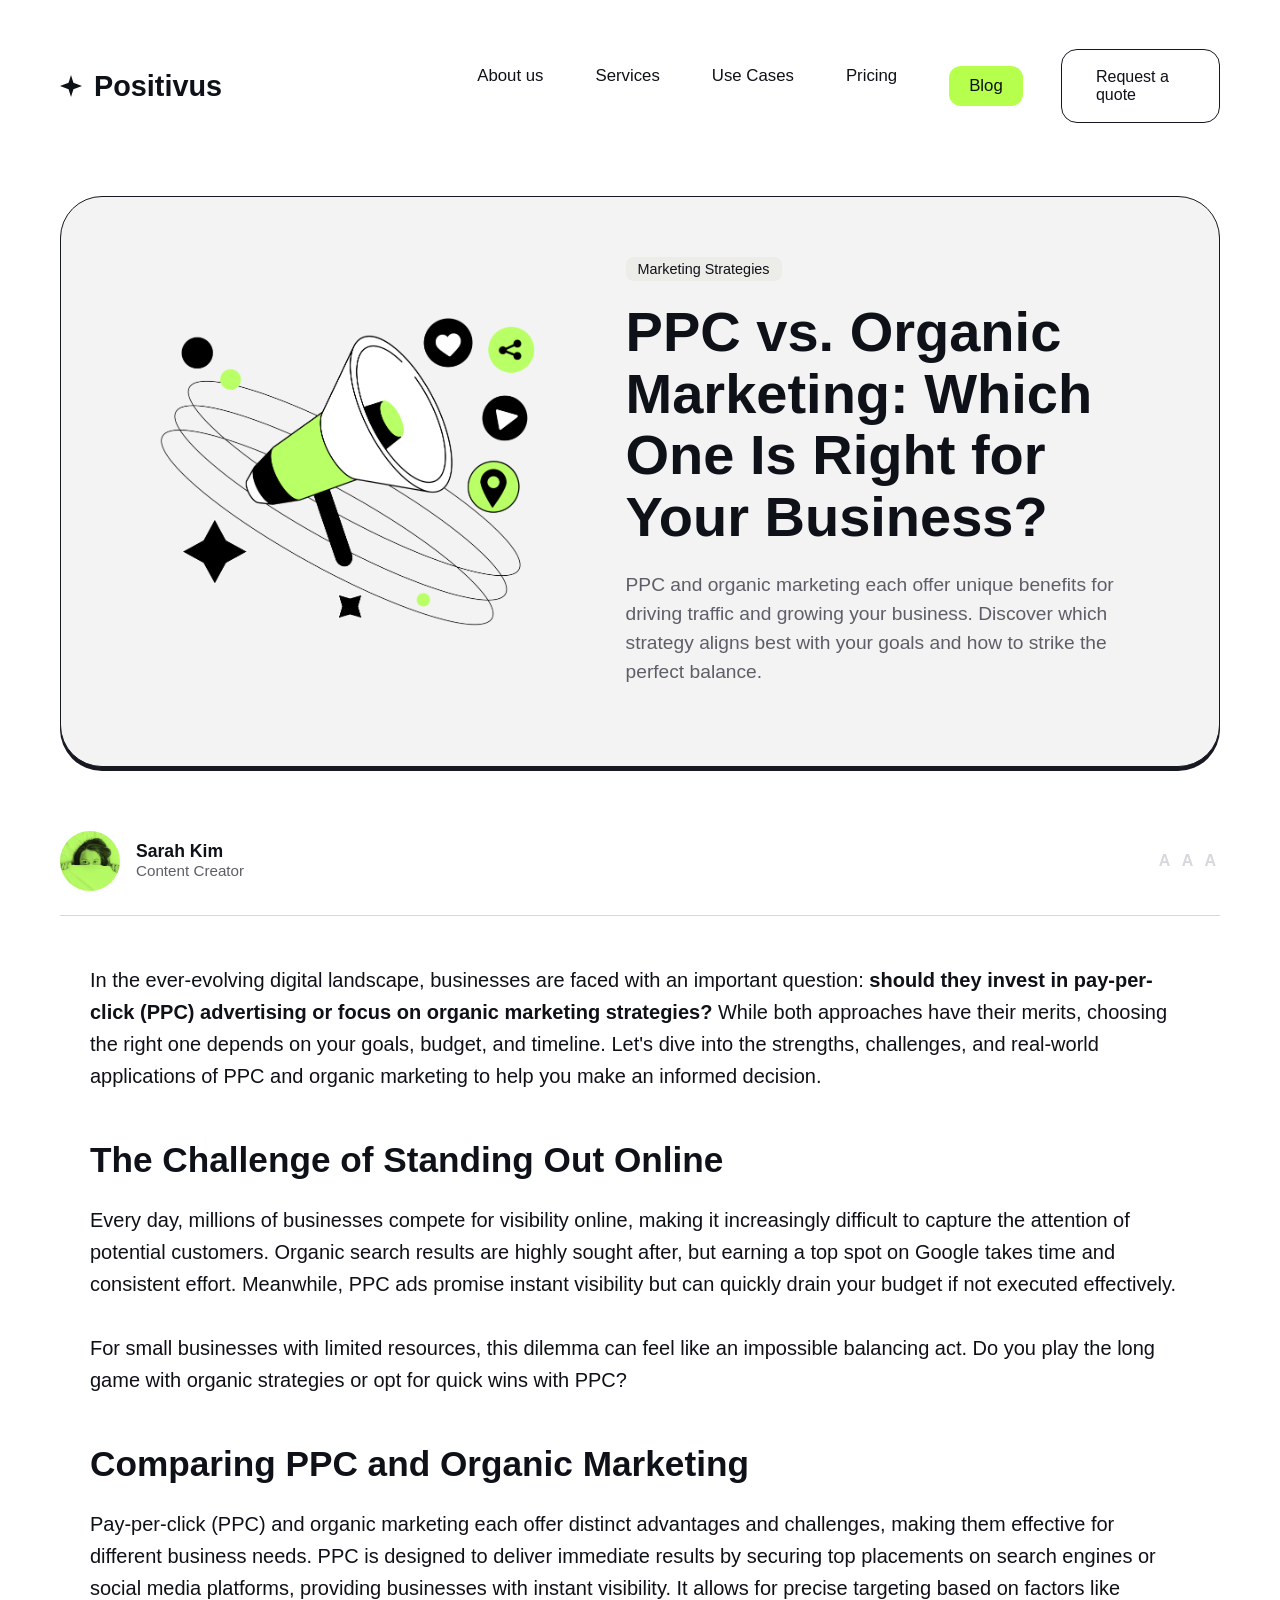
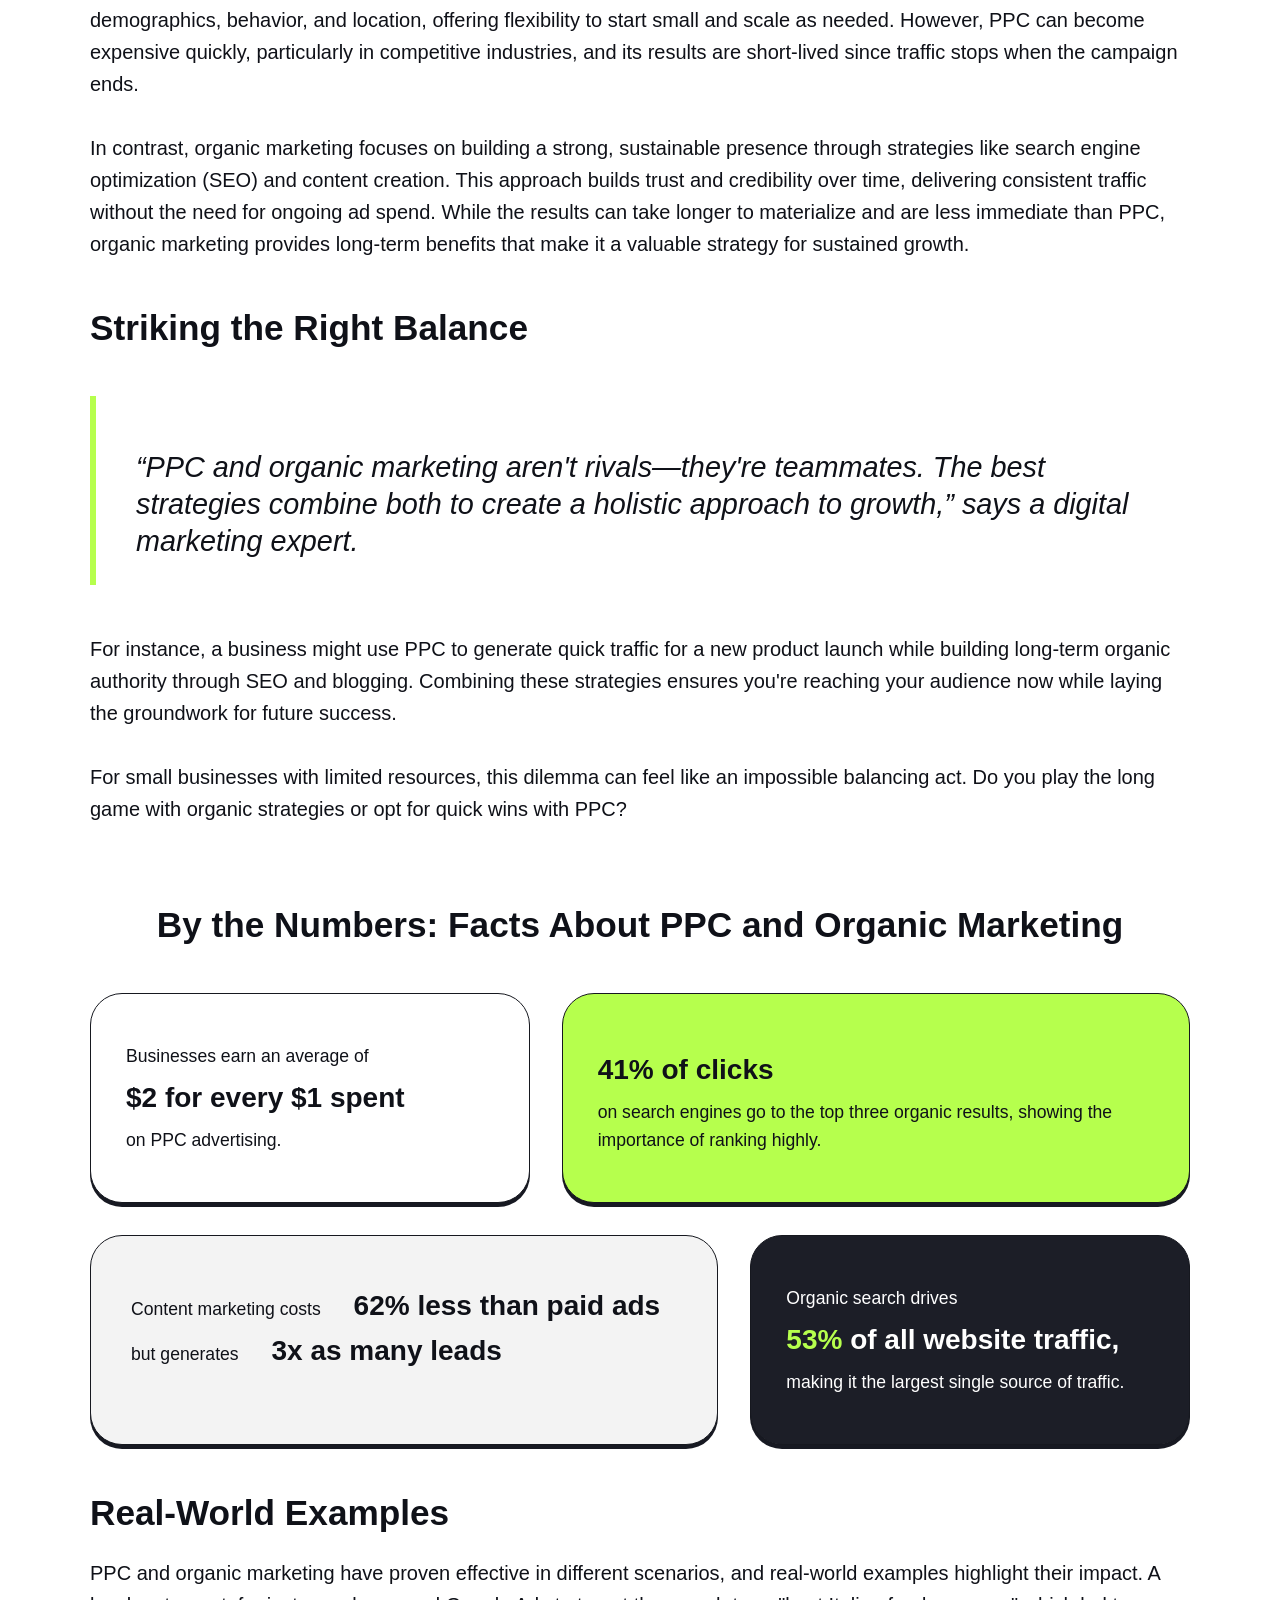
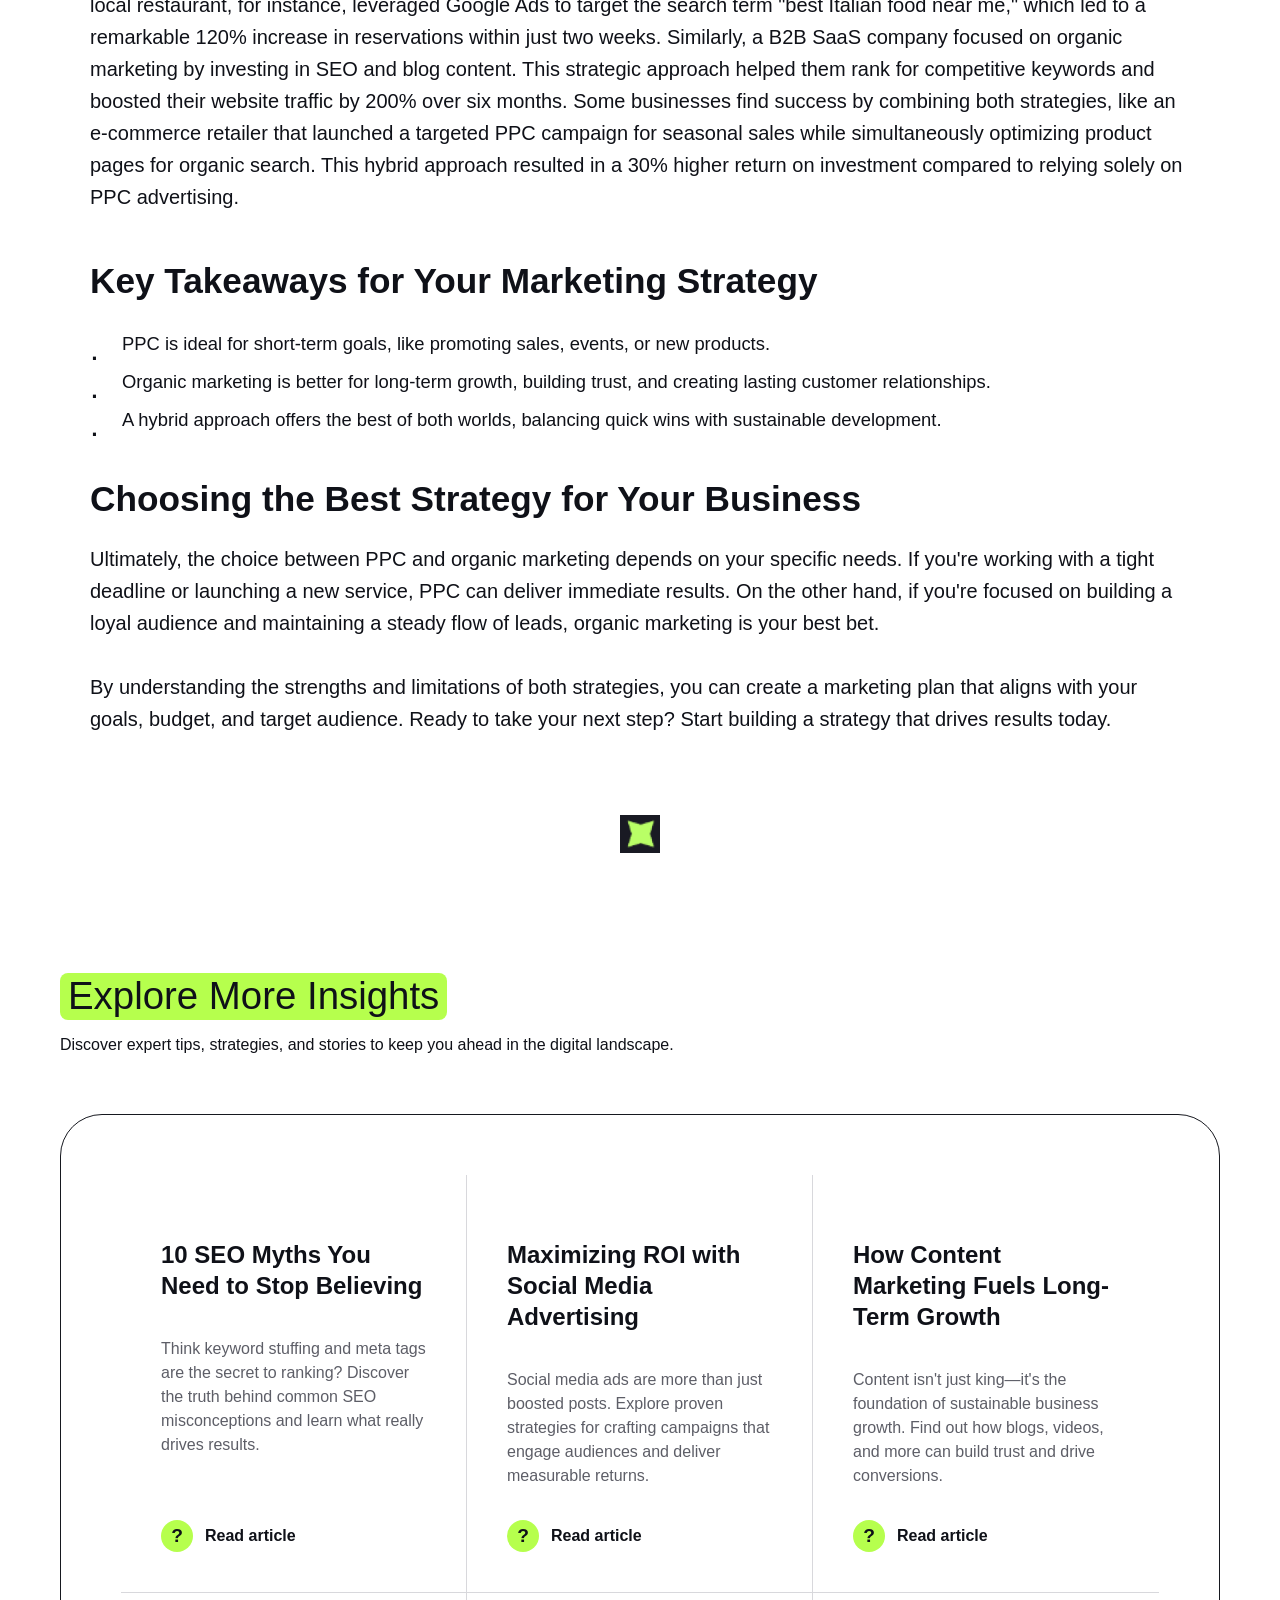
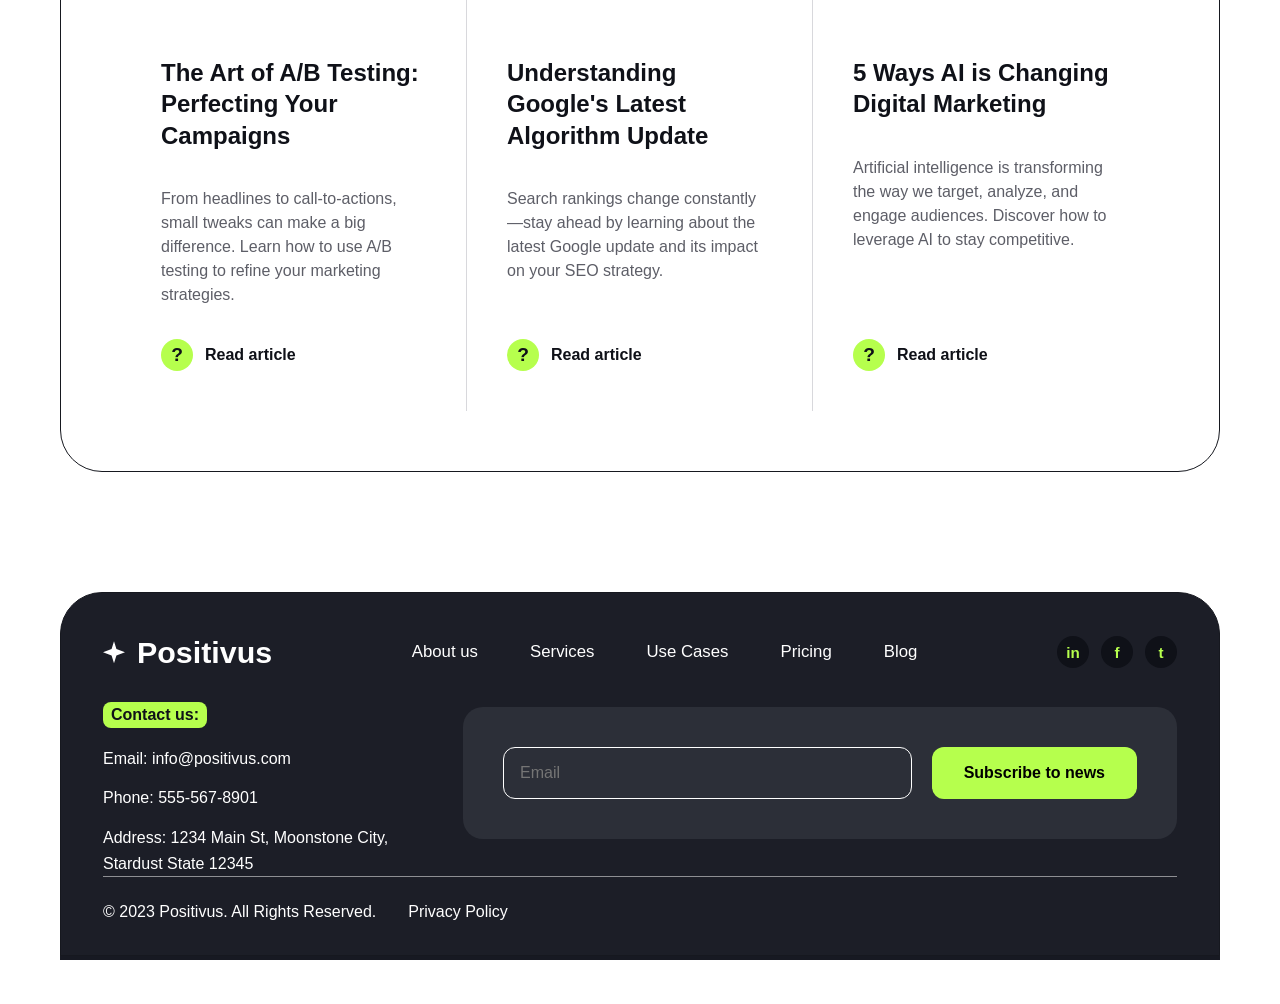
<file: blog.html>
<!doctype html>
<html lang="en">

<head>
  <meta charset="UTF-8" />
  <meta name="viewport" content="width=device-width, initial-scale=1.0" />
  <title>Blog - Positivus</title>
  <link rel="stylesheet" href="./style.css" />
</head>

<body>
  <div class="page-shell">
    <header class="site-header">
      <div class="header-top">
        <a class="brand" href="index.html">
          <span class="brand-star"></span>
          <span>Positivus </span>
        </a>
        <button class="menu-toggle" type="button" aria-expanded="false" aria-controls="site-nav">
          <span></span>
          <span></span>
          <span></span>
        </button>
      </div>
      <div class="header-menu" id="site-nav">
        <nav class="site-nav">
          <a href="about-us.html">About us</a>
          <a href="services.html">Services</a>
          <a href="use-cases.html">Use Cases</a>
          <a href="pricing.html">Pricing</a>
          <a href="blog.html" class="nav-active">Blog</a>
        </nav>
        <a class="outline-button" href="index.html#contact">Request a quote</a>
      </div>
    </header>

    <main class="blog-main">
      <article class="blog-post">
        <header class="post-header-card">
          <div class="post-header-art">
            <img src="./images/Illustration.png" alt="Marketing Illustration" />
            <div class="art-icons"></div>
          </div>
          <div class="post-header-content">
            <span class="category-tag">Marketing Strategies</span>
            <h1>
              PPC vs. Organic Marketing: Which One Is Right for Your Business?
            </h1>
            <p>
              PPC and organic marketing each offer unique benefits for driving
              traffic and growing your business. Discover which strategy
              aligns best with your goals and how to strike the perfect
              balance.
            </p>
          </div>
        </header>

        <div class="post-meta-strip">
          <div class="author-info">
            <img src="./images/sarah kim.png" alt="Sarah Kim" class="author-avatar" />
            <div>
              <span class="author-name">Sarah Kim</span>
              <span class="author-role">Content Creator</span>
            </div>
          </div>
          <div class="meta-controls">
            <span class="text-size-toggle">A A A</span>
          </div>
        </div>

        <div class="post-content">
          <p>
            In the ever-evolving digital landscape, businesses are faced with
            an important question:
            <strong>should they invest in pay-per-click (PPC) advertising or focus
              on organic marketing strategies?</strong>
            While both approaches have their merits, choosing the right one
            depends on your goals, budget, and timeline. Let's dive into the
            strengths, challenges, and real-world applications of PPC and
            organic marketing to help you make an informed decision.
          </p>

          <h2>The Challenge of Standing Out Online</h2>
          <p>
            Every day, millions of businesses compete for visibility online,
            making it increasingly difficult to capture the attention of
            potential customers. Organic search results are highly sought
            after, but earning a top spot on Google takes time and consistent
            effort. Meanwhile, PPC ads promise instant visibility but can
            quickly drain your budget if not executed effectively.
          </p>
          <p>
            For small businesses with limited resources, this dilemma can feel
            like an impossible balancing act. Do you play the long game with
            organic strategies or opt for quick wins with PPC?
          </p>

          <h2>Comparing PPC and Organic Marketing</h2>
          <p>
            Pay-per-click (PPC) and organic marketing each offer distinct
            advantages and challenges, making them effective for different
            business needs. PPC is designed to deliver immediate results by
            securing top placements on search engines or social media
            platforms, providing businesses with instant visibility. It allows
            for precise targeting based on factors like demographics,
            behavior, and location, offering flexibility to start small and
            scale as needed. However, PPC can become expensive quickly,
            particularly in competitive industries, and its results are
            short-lived since traffic stops when the campaign ends.
          </p>
          <p>
            In contrast, organic marketing focuses on building a strong,
            sustainable presence through strategies like search engine
            optimization (SEO) and content creation. This approach builds
            trust and credibility over time, delivering consistent traffic
            without the need for ongoing ad spend. While the results can take
            longer to materialize and are less immediate than PPC, organic
            marketing provides long-term benefits that make it a valuable
            strategy for sustained growth.
          </p>

          <h2>Striking the Right Balance</h2>
          <blockquote class="accent-quote">
            <p>
              &ldquo;PPC and organic marketing aren't rivals—they're
              teammates. The best strategies combine both to create a holistic
              approach to growth,&rdquo; says a digital marketing expert.
            </p>
          </blockquote>
          <p>
            For instance, a business might use PPC to generate quick traffic
            for a new product launch while building long-term organic
            authority through SEO and blogging. Combining these strategies
            ensures you're reaching your audience now while laying the
            groundwork for future success.
          </p>
          <p>
            For small businesses with limited resources, this dilemma can feel
            like an impossible balancing act. Do you play the long game with
            organic strategies or opt for quick wins with PPC?
          </p>

          <h2 class="centered-heading">
            By the Numbers: Facts About PPC and Organic Marketing
          </h2>

          <div class="stats-grid">
            <div class="stat-card white">
              <p>Businesses earn an average of</p>
              <h3>$2 for every $1 spent</h3>
              <p>on PPC advertising.</p>
            </div>
            <div class="stat-card accent">
              <h3>41% of clicks</h3>
              <p>
                on search engines go to the top three organic results, showing
                the importance of ranking highly.
              </p>
            </div>
            <div class="stat-card light">
              <p>
                Content marketing costs
                <strong class="ad_paid">62% less than paid ads</strong> but generates
                <strong class="ad_paid">3x as many leads</strong>
              </p>
            </div>
            <div class="stat-card dark">
              <p>Organic search drives</p>
              <h3><span class="stat-card_dark_heading_span">53%</span> of all website traffic,</h3>
              <p>making it the largest single source of traffic.</p>
            </div>
          </div>

          <h2>Real-World Examples</h2>
          <p>
            PPC and organic marketing have proven effective in different
            scenarios, and real-world examples highlight their impact. A local
            restaurant, for instance, leveraged Google Ads to target the
            search term "best Italian food near me," which led to a remarkable
            120% increase in reservations within just two weeks. Similarly, a
            B2B SaaS company focused on organic marketing by investing in SEO
            and blog content. This strategic approach helped them rank for
            competitive keywords and boosted their website traffic by 200%
            over six months. Some businesses find success by combining both
            strategies, like an e-commerce retailer that launched a targeted
            PPC campaign for seasonal sales while simultaneously optimizing
            product pages for organic search. This hybrid approach resulted in
            a 30% higher return on investment compared to relying solely on
            PPC advertising.
          </p>

          <h2>Key Takeaways for Your Marketing Strategy</h2>
          <ul class="check-list">
            <li>
              PPC is ideal for short-term goals, like promoting sales, events,
              or new products.
            </li>
            <li>
              Organic marketing is better for long-term growth, building
              trust, and creating lasting customer relationships.
            </li>
            <li>
              A hybrid approach offers the best of both worlds, balancing
              quick wins with sustainable development.
            </li>
          </ul>

          <h2>Choosing the Best Strategy for Your Business</h2>
          <p>
            Ultimately, the choice between PPC and organic marketing depends
            on your specific needs. If you're working with a tight deadline or
            launching a new service, PPC can deliver immediate results. On the
            other hand, if you're focused on building a loyal audience and
            maintaining a steady flow of leads, organic marketing is your best
            bet.
          </p>
          <p>
            By understanding the strengths and limitations of both strategies,
            you can create a marketing plan that aligns with your goals,
            budget, and target audience. Ready to take your next step? Start
            building a strategy that drives results today.
          </p>

          <div class="separator-icon">
            <img src="./images/ninja-star-icon.png" alt="" />
          </div>
      </article>

      <section class="insights-section">
        <div class="insights-header">
          <div class="tag">Explore More Insights</div>
          <p>
            Discover expert tips, strategies, and stories to keep you ahead in
            the digital landscape.
          </p>
        </div>

        <div class="insights-container">
          <div class="insights-grid">
            <article class="insight-card">
              <h3>10 SEO Myths You Need to Stop Believing</h3>
              <p>
                Think keyword stuffing and meta tags are the secret to
                ranking? Discover the truth behind common SEO misconceptions
                and learn what really drives results.
              </p>
              <a href="#" class="read-article"><span class="icon-arrow"></span> Read article</a>
            </article>
            <article class="insight-card">
              <h3>Maximizing ROI with Social Media Advertising</h3>
              <p>
                Social media ads are more than just boosted posts. Explore
                proven strategies for crafting campaigns that engage audiences
                and deliver measurable returns.
              </p>
              <a href="#" class="read-article"><span class="icon-arrow"></span> Read article</a>
            </article>
            <article class="insight-card">
              <h3>How Content Marketing Fuels Long-Term Growth</h3>
              <p>
                Content isn't just king—it's the foundation of sustainable
                business growth. Find out how blogs, videos, and more can
                build trust and drive conversions.
              </p>
              <a href="#" class="read-article"><span class="icon-arrow"></span> Read article</a>
            </article>
            <article class="insight-card">
              <h3>The Art of A/B Testing: Perfecting Your Campaigns</h3>
              <p>
                From headlines to call-to-actions, small tweaks can make a big
                difference. Learn how to use A/B testing to refine your
                marketing strategies.
              </p>
              <a href="#" class="read-article"><span class="icon-arrow"></span> Read article</a>
            </article>
            <article class="insight-card">
              <h3>Understanding Google's Latest Algorithm Update</h3>
              <p>
                Search rankings change constantly—stay ahead by learning about
                the latest Google update and its impact on your SEO strategy.
              </p>
              <a href="#" class="read-article"><span class="icon-arrow"></span> Read article</a>
            </article>
            <article class="insight-card">
              <h3>5 Ways AI is Changing Digital Marketing</h3>
              <p>
                Artificial intelligence is transforming the way we target,
                analyze, and engage audiences. Discover how to leverage AI to
                stay competitive.
              </p>
              <a href="#" class="read-article"><span class="icon-arrow"></span> Read article</a>
            </article>
          </div>
        </div>
      </section>
    </main>

    <footer class="site-footer">
      <div class="footer-top">
        <a class="brand footer-brand" href="index.html">
          <span class="brand-star"></span>
          <span>Positivus</span>
        </a>
        <nav class="footer-nav">
          <a href="about-us.html">About us</a>
          <a href="services.html">Services</a>
          <a href="use-cases.html">Use Cases</a>
          <a href="pricing.html">Pricing</a>
          <a href="blog.html">Blog</a>
        </nav>
        <div class="footer-socials-top">
          <a href="#" class="social-pill">in</a>
          <a href="#" class="social-pill">f</a>
          <a href="#" class="social-pill">t</a>
        </div>
      </div>
      <div class="footer-main">
        <div class="contact-block">
          <div class="footer-tag">Contact us:</div>
          <p>Email: info@positivus.com</p>
          <p>Phone: 555-567-8901</p>
          <p>Address: 1234 Main St, Moonstone City, Stardust State 12345</p>
        </div>
        <form class="newsletter-large">
          <input type="email" placeholder="Email" />
          <button type="submit" class="accent-button">
            Subscribe to news
          </button>
        </form>
      </div>
      <div class="footer-bottom">
        <span>&copy; 2023 Positivus. All Rights Reserved.</span>
        <a href="#">Privacy Policy</a>
      </div>
    </footer>
  </div>
  <script src="./script.js"></script>
</body>

</html>
</file>
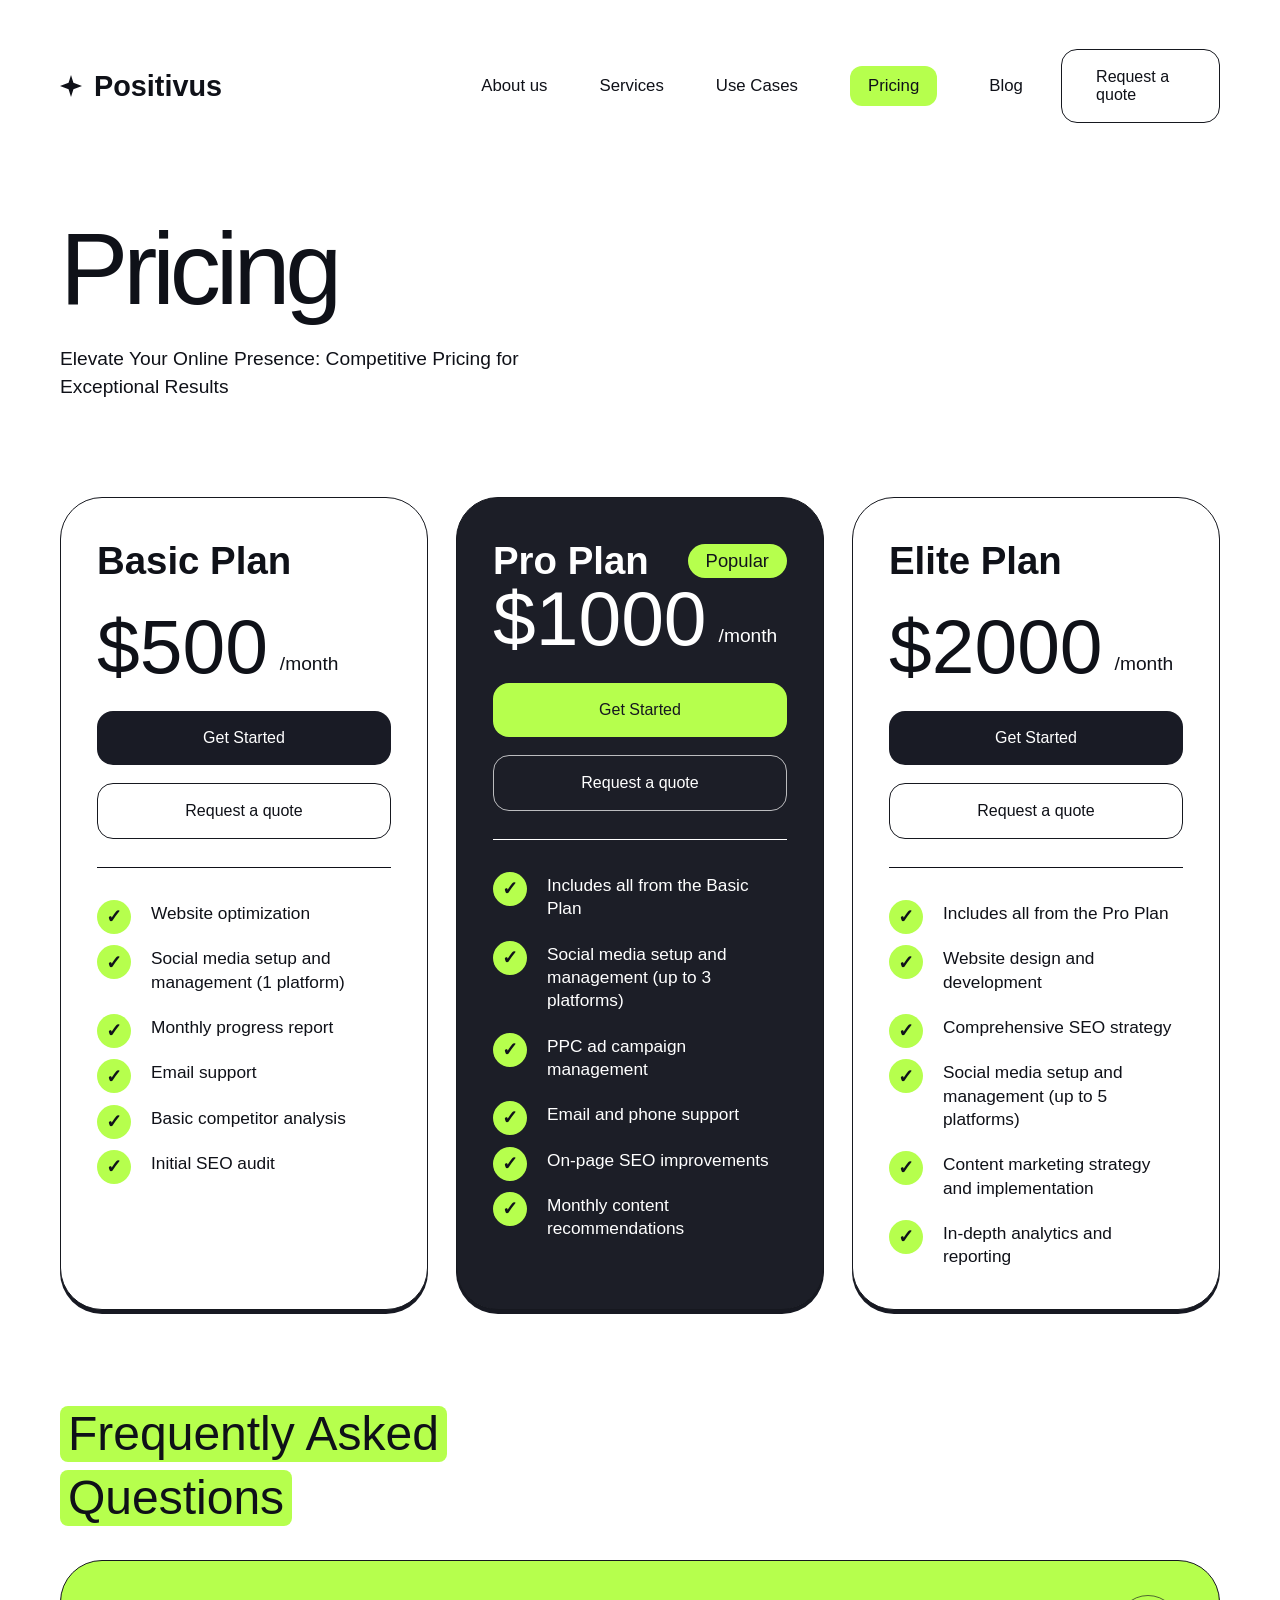
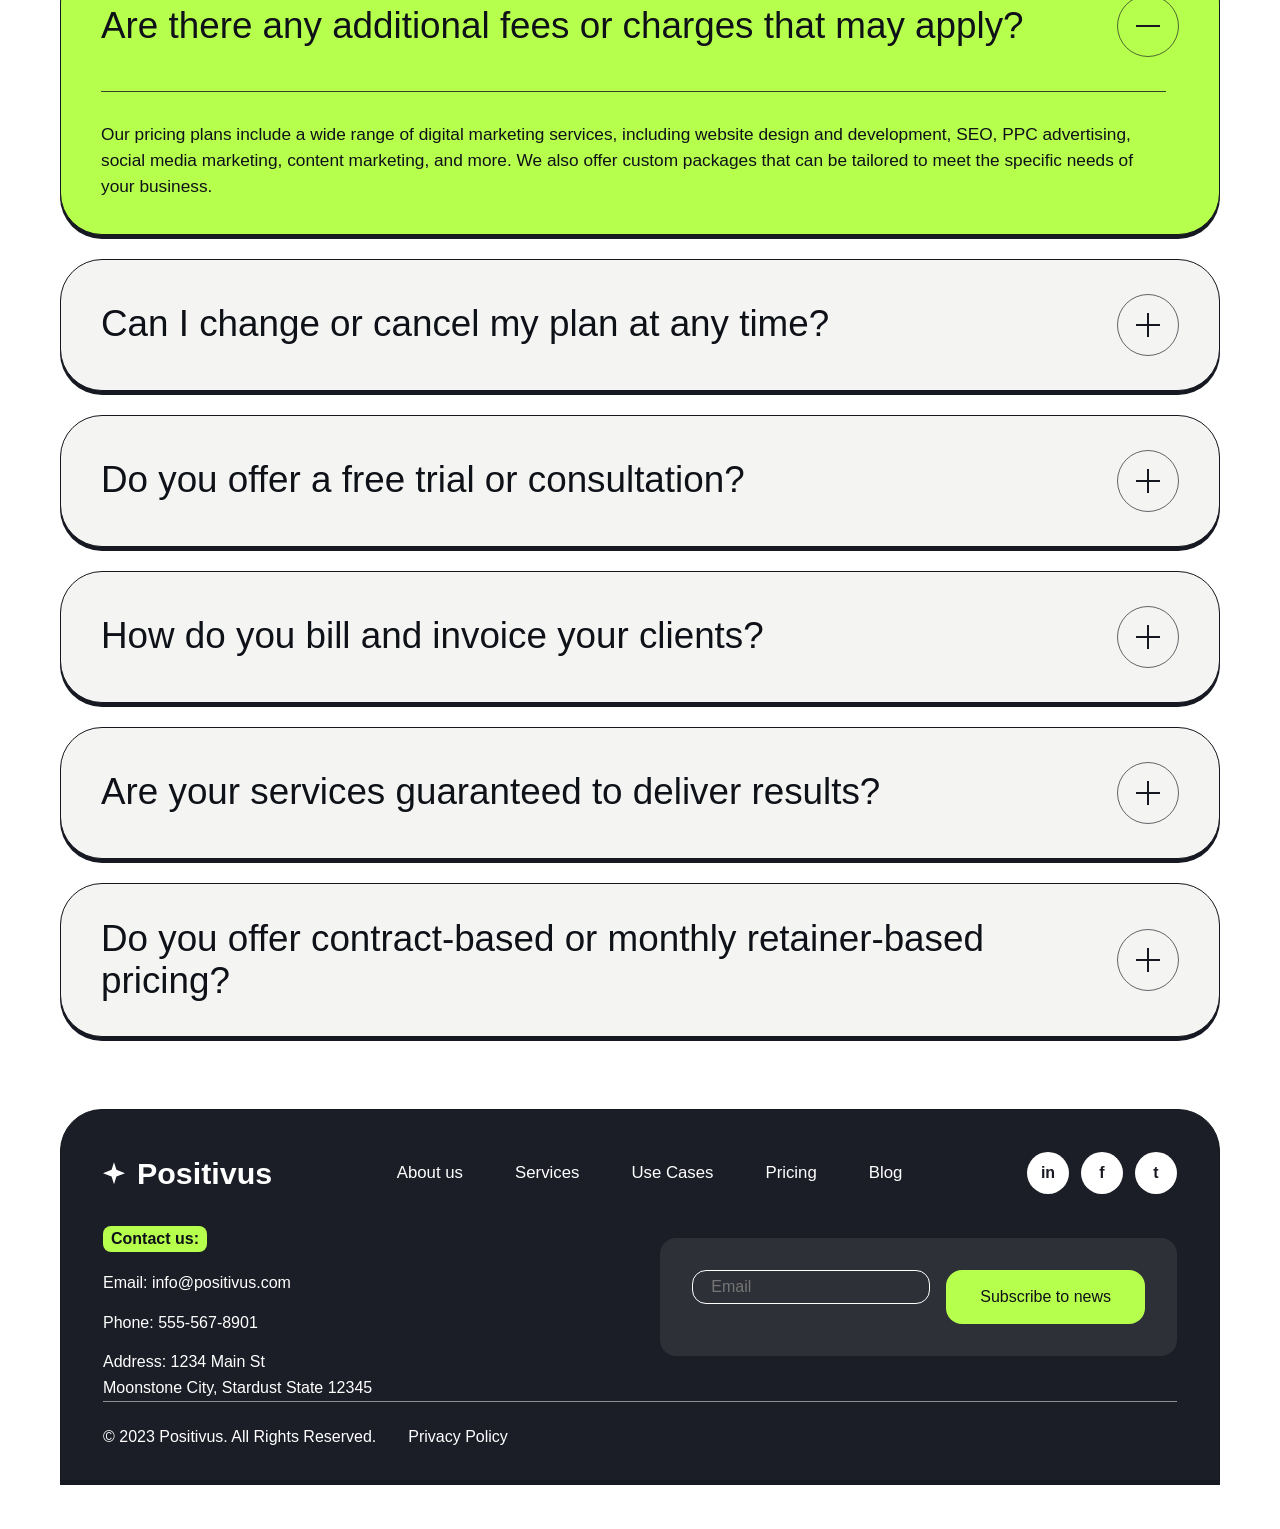
<file: pricing.html>
<!doctype html>
<html lang="en">
  <head>
    <meta charset="UTF-8" />
    <meta name="viewport" content="width=device-width, initial-scale=1.0" />
    <title>Pricing - Positivus</title>
    <link rel="stylesheet" href="./style.css" />
  </head>
  <body>
    <div class="page-shell pricing-page">
      <header class="site-header">
        <div class="header-top">
          <a class="brand" href="index.html">
            <span class="brand-star"></span>
            <span>Positivus</span>
          </a>
          <button
            class="menu-toggle"
            type="button"
            aria-expanded="false"
            aria-controls="site-nav"
          >
            <span></span>
            <span></span>
            <span></span>
          </button>
        </div>
        <div class="header-menu" id="site-nav">
          <nav class="site-nav">
            <a href="about-us.html">About us</a>
            <a href="services.html">Services</a>
            <a href="use-cases.html">Use Cases</a>
            <a href="pricing.html" class="nav-active">Pricing</a>
            <a href="blog.html">Blog</a>
          </nav>
          <a class="outline-button" href="index.html#contact">Request a quote</a>
        </div>
      </header>

      <main class="pricing-main">
        <section class="pricing-hero">
          <h1>Pricing</h1>
          <p>
            Elevate Your Online Presence: Competitive Pricing for Exceptional
            Results
          </p>
        </section>

        <section class="pricing-plans">
          <article class="pricing-card">
            <div class="pricing-card-top">
              <h2>Basic Plan</h2>
              <div class="pricing-price">
                <strong>$500</strong>
                <span>/month</span>
              </div>
            </div>
            <div class="pricing-actions">
              <a href="index.html#contact" class="primary-button">Get Started</a>
              <a href="index.html#contact" class="outline-button">Request a quote</a>
            </div>
            <ul class="pricing-feature-list">
              <li>Website optimization</li>
              <li>Social media setup and management (1 platform)</li>
              <li>Monthly progress report</li>
              <li>Email support</li>
              <li>Basic competitor analysis</li>
              <li>Initial SEO audit</li>
            </ul>
          </article>

          <article class="pricing-card pricing-card-pro">
            <div class="pricing-card-top">
              <div class="pricing-title-row">
                <h2>Pro Plan</h2>
                <span class="pricing-badge">Popular</span>
              </div>
              <div class="pricing-price">
                <strong>$1000</strong>
                <span>/month</span>
              </div>
            </div>
            <div class="pricing-actions">
              <a href="index.html#contact" class="primary-button">Get Started</a>
              <a href="index.html#contact" class="outline-button">Request a quote</a>
            </div>
            <ul class="pricing-feature-list">
              <li>Includes all from the Basic Plan</li>
              <li>Social media setup and management (up to 3 platforms)</li>
              <li>PPC ad campaign management</li>
              <li>Email and phone support</li>
              <li>On-page SEO improvements</li>
              <li>Monthly content recommendations</li>
            </ul>
          </article>

          <article class="pricing-card">
            <div class="pricing-card-top">
              <h2>Elite Plan</h2>
              <div class="pricing-price">
                <strong>$2000</strong>
                <span>/month</span>
              </div>
            </div>
            <div class="pricing-actions">
              <a href="index.html#contact" class="primary-button">Get Started</a>
              <a href="index.html#contact" class="outline-button">Request a quote</a>
            </div>
            <ul class="pricing-feature-list">
              <li>Includes all from the Pro Plan</li>
              <li>Website design and development</li>
              <li>Comprehensive SEO strategy</li>
              <li>Social media setup and management (up to 5 platforms)</li>
              <li>Content marketing strategy and implementation</li>
              <li>In-depth analytics and reporting</li>
            </ul>
          </article>
        </section>

        <section class="pricing-faq-section">
          <div class="pricing-faq-heading">
            <span class="tag">Frequently Asked</span>
            <span class="tag">Questions</span>
          </div>

          <div class="pricing-faq-list">
            <details class="pricing-faq-item" open>
              <summary>
                <span>Are there any additional fees or charges that may apply?</span>
                <span class="pricing-faq-icon" aria-hidden="true"></span>
              </summary>
              <p>
                Our pricing plans include a wide range of digital marketing
                services, including website design and development, SEO, PPC
                advertising, social media marketing, content marketing, and
                more. We also offer custom packages that can be tailored to meet
                the specific needs of your business.
              </p>
            </details>

            <details class="pricing-faq-item">
              <summary>
                <span>Can I change or cancel my plan at any time?</span>
                <span class="pricing-faq-icon" aria-hidden="true"></span>
              </summary>
              <p>
                Yes. We offer flexible arrangements and can adjust the scope,
                cadence, or support model as your business priorities change.
              </p>
            </details>

            <details class="pricing-faq-item">
              <summary>
                <span>Do you offer a free trial or consultation?</span>
                <span class="pricing-faq-icon" aria-hidden="true"></span>
              </summary>
              <p>
                We offer a consultation to understand your goals, current
                channels, and growth opportunities before recommending the right
                plan.
              </p>
            </details>

            <details class="pricing-faq-item">
              <summary>
                <span>How do you bill and invoice your clients?</span>
                <span class="pricing-faq-icon" aria-hidden="true"></span>
              </summary>
              <p>
                Billing is typically monthly with clear line-item invoicing and
                an agreed service scope, reporting cadence, and payment terms.
              </p>
            </details>

            <details class="pricing-faq-item">
              <summary>
                <span>Are your services guaranteed to deliver results?</span>
                <span class="pricing-faq-icon" aria-hidden="true"></span>
              </summary>
              <p>
                We do not guarantee specific outcomes, but we do commit to a
                rigorous strategy, transparent reporting, and continuous
                optimization based on performance data.
              </p>
            </details>

            <details class="pricing-faq-item">
              <summary>
                <span>Do you offer contract-based or monthly retainer-based pricing?</span>
                <span class="pricing-faq-icon" aria-hidden="true"></span>
              </summary>
              <p>
                Both options are available. We can structure work as a monthly
                retainer or as a defined project, depending on your scope and
                timeline.
              </p>
            </details>
          </div>
        </section>
      </main>

      <footer class="site-footer pricing-footer">
        <div class="footer-top">
          <a class="brand footer-brand" href="index.html">
            <span class="brand-star"></span>
            <span>Positivus</span>
          </a>
          <nav class="footer-nav">
            <a href="about-us.html">About us</a>
            <a href="services.html">Services</a>
            <a href="use-cases.html">Use Cases</a>
            <a href="pricing.html">Pricing</a>
            <a href="blog.html">Blog</a>
          </nav>
          <div class="footer-socials">
            <a href="#" class="social-icon" aria-label="LinkedIn">in</a>
            <a href="#" class="social-icon" aria-label="Facebook">f</a>
            <a href="#" class="social-icon" aria-label="Twitter">t</a>
          </div>
        </div>
        <div class="footer-main">
          <div class="contact-block">
            <div class="footer-tag">Contact us:</div>
            <p>Email: info@positivus.com</p>
            <p>Phone: 555-567-8901</p>
            <p>Address: 1234 Main St<br />Moonstone City, Stardust State 12345</p>
          </div>
          <div class="footer-newsletter">
            <form class="newsletter">
              <input type="email" placeholder="Email" aria-label="Email" />
              <button type="submit">Subscribe to news</button>
            </form>
          </div>
        </div>
        <div class="footer-bottom">
          <span>&copy; 2023 Positivus. All Rights Reserved.</span>
          <a href="#">Privacy Policy</a>
        </div>
      </footer>
    </div>
    <script src="./script.js"></script>
  </body>
</html>
</file>
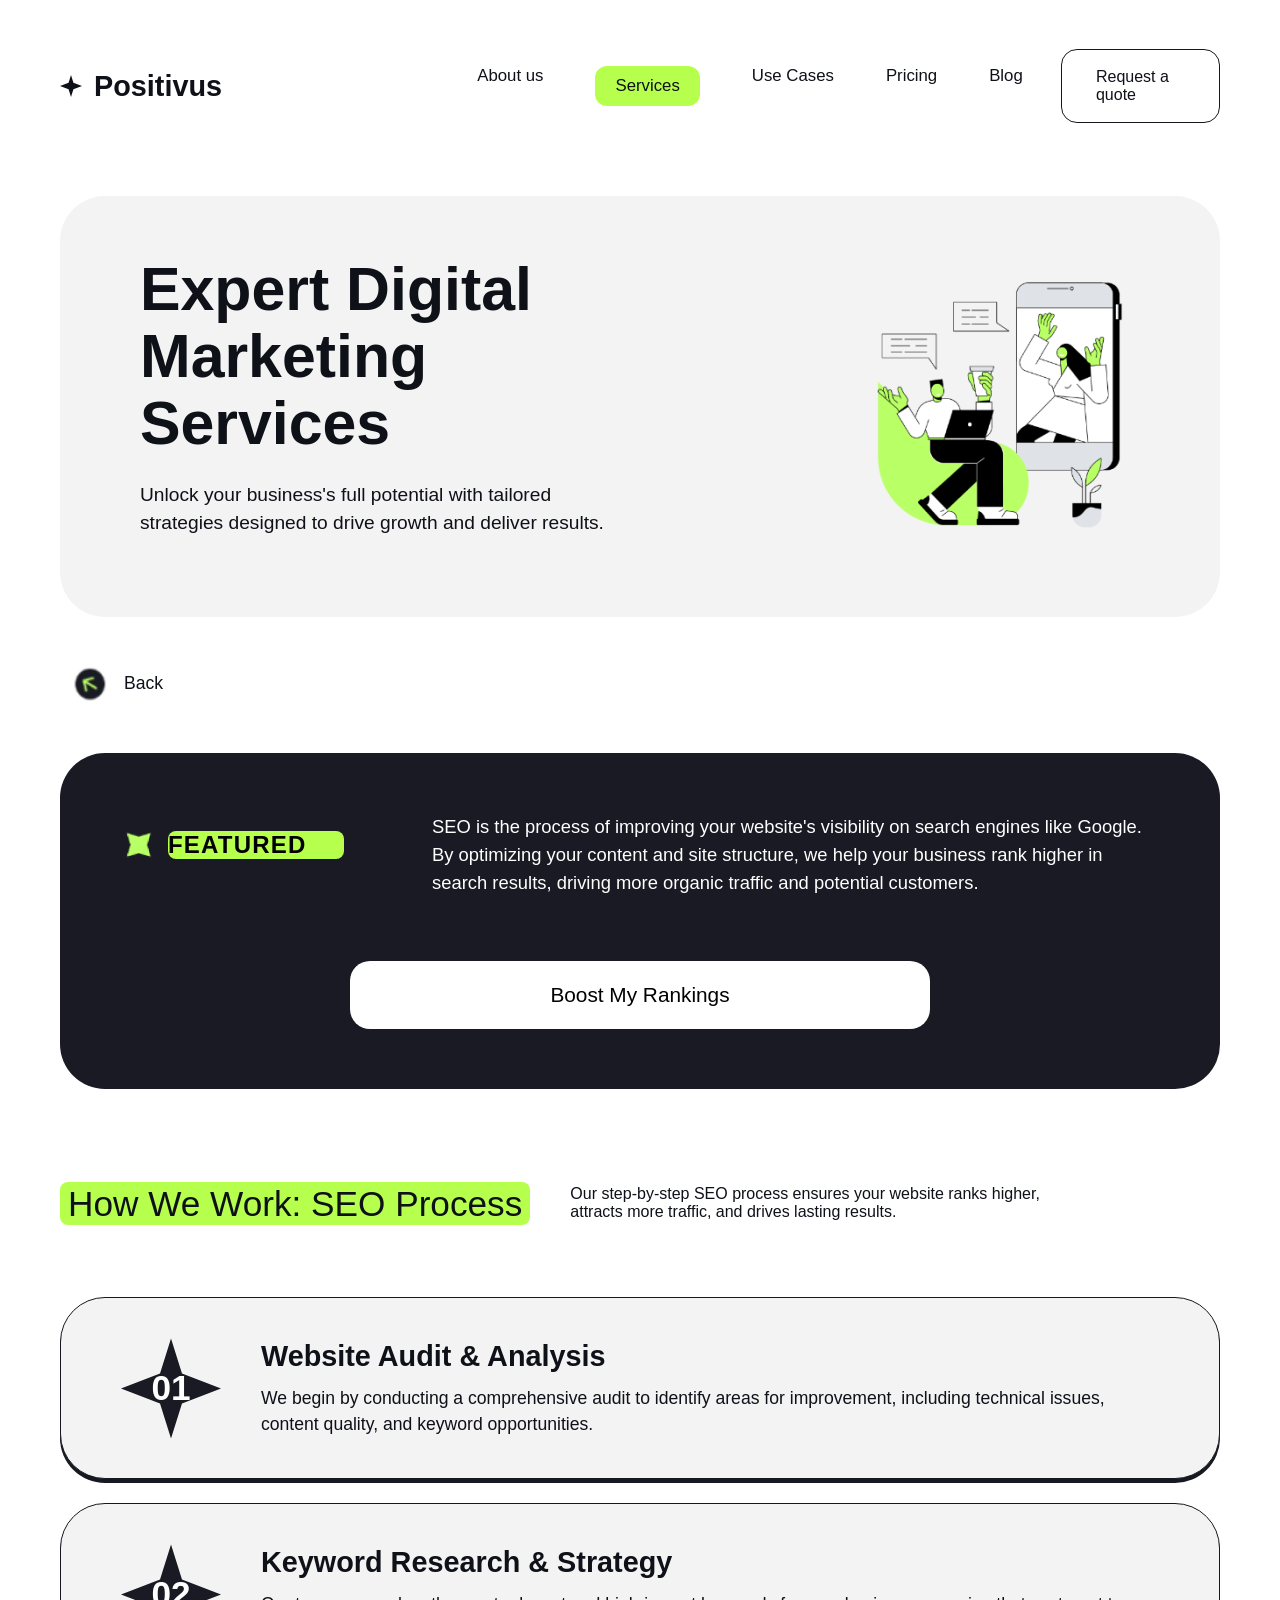
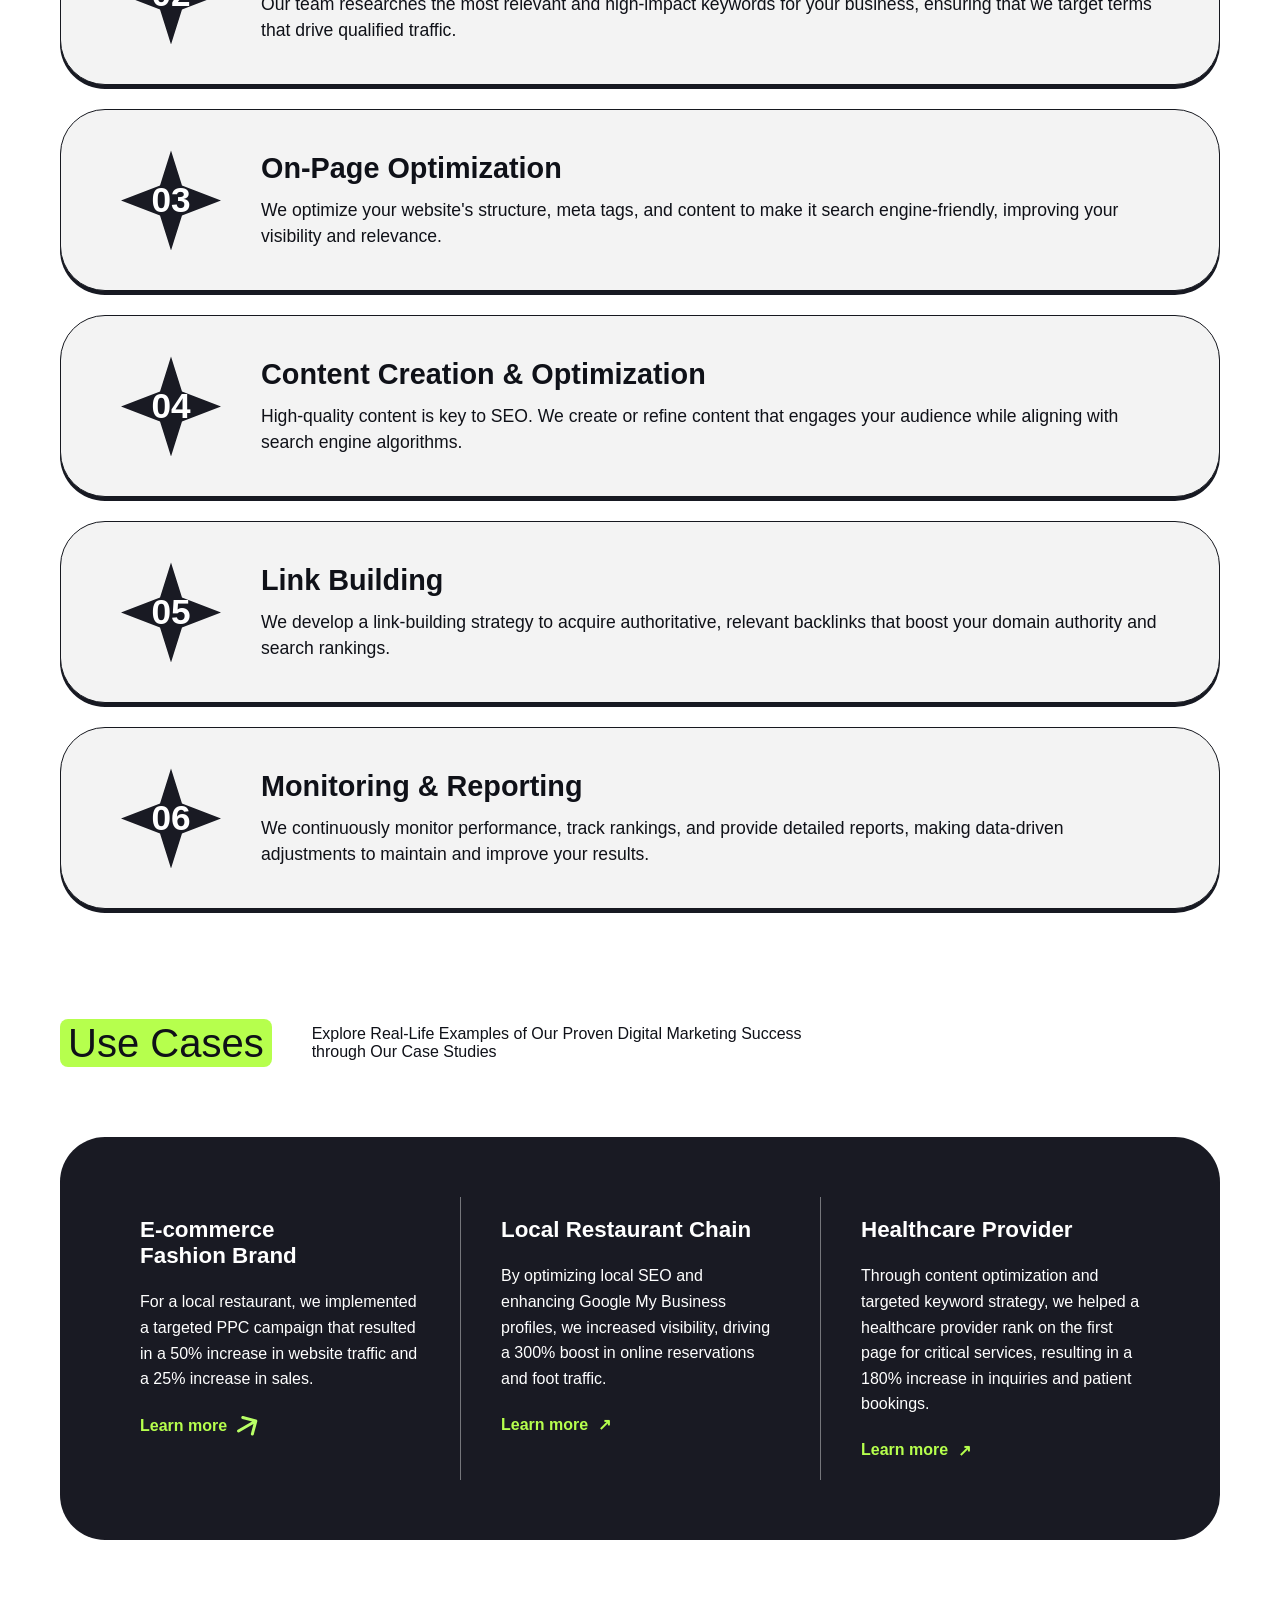
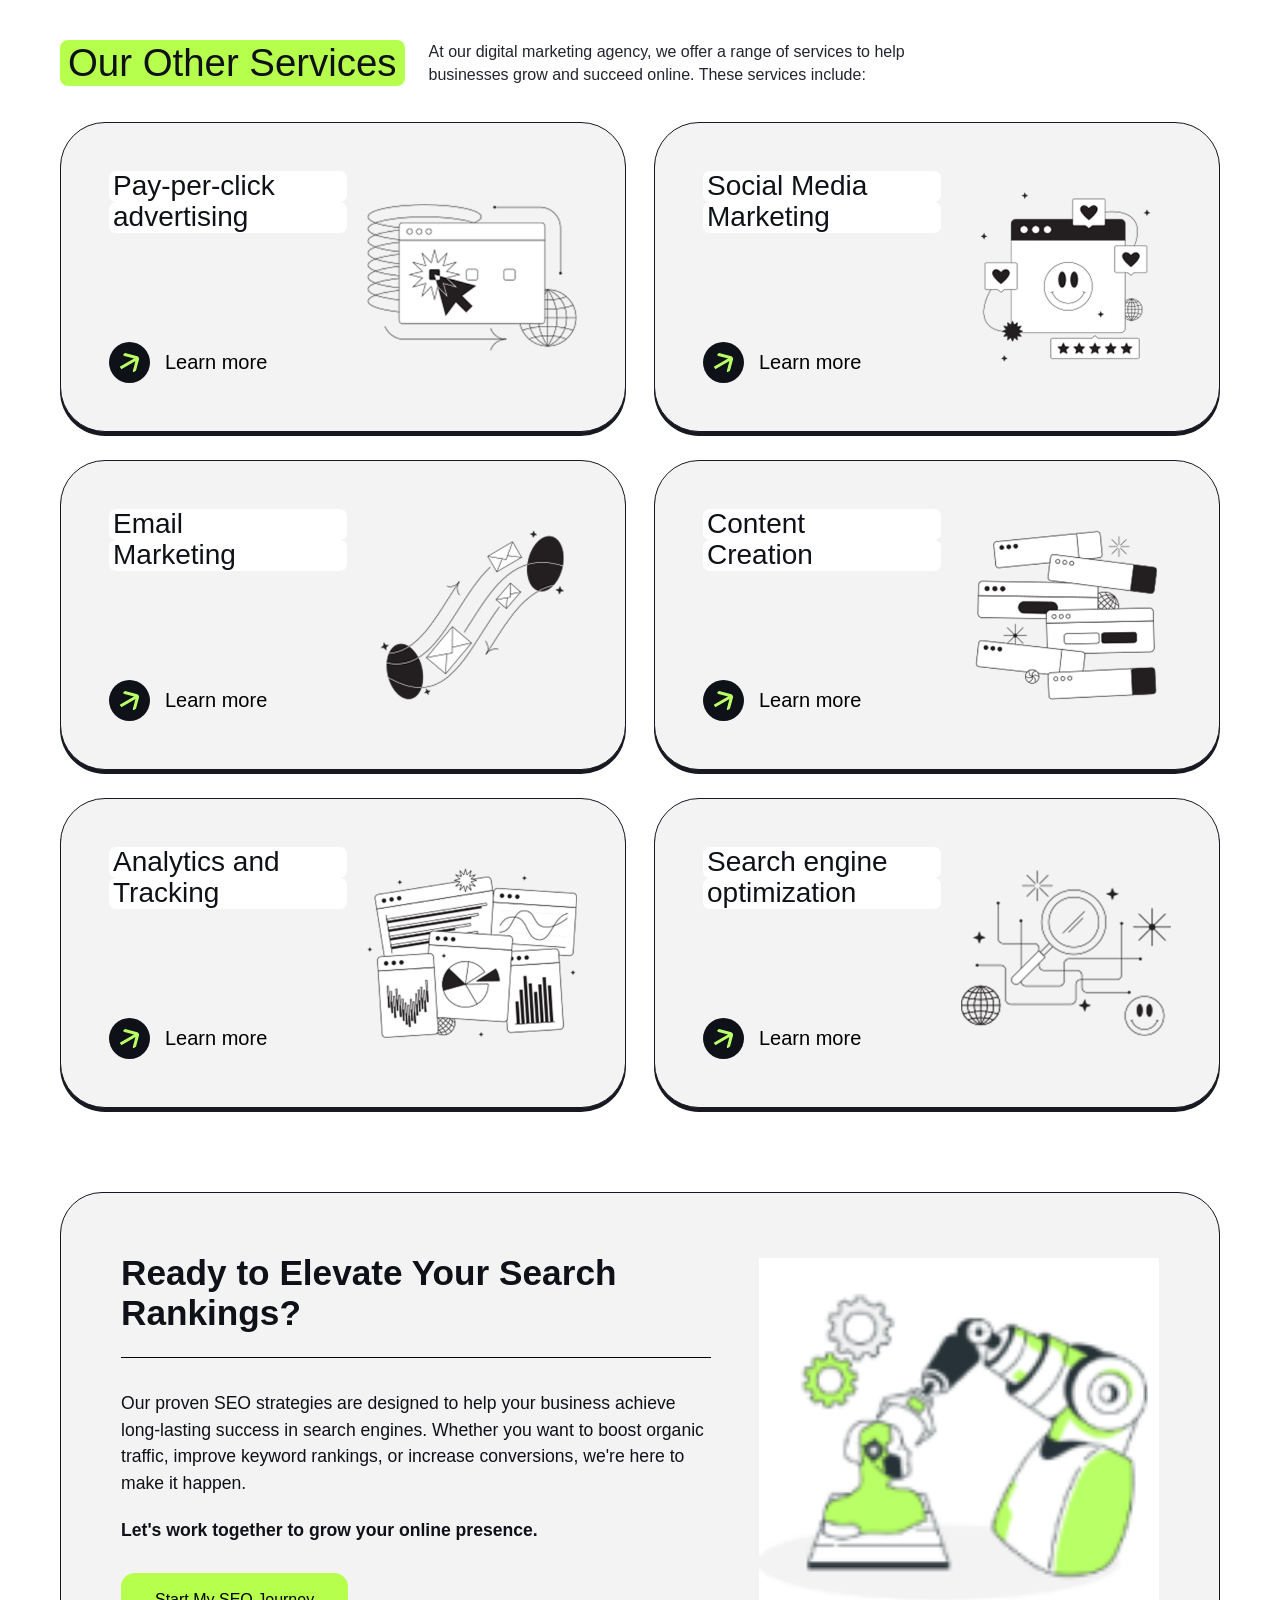
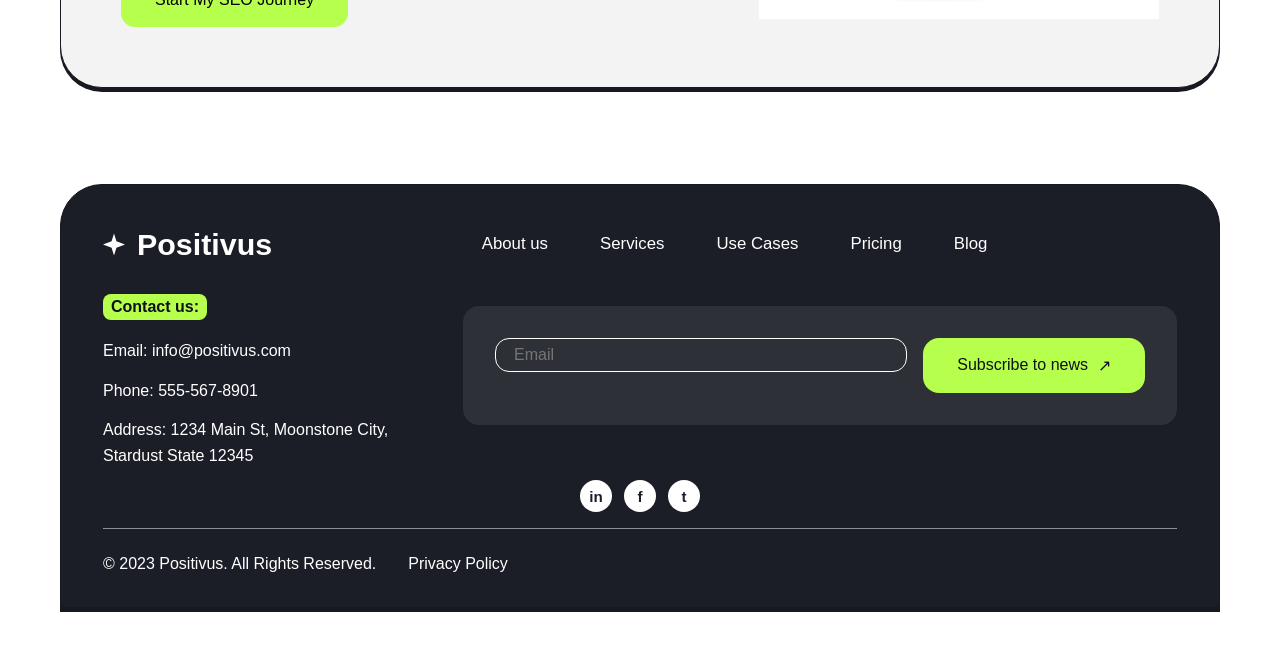
<file: services.html>
<!doctype html>
<html lang="en">
  <head>
    <meta charset="UTF-8" />
    <meta name="viewport" content="width=device-width, initial-scale=1.0" />
    <title>Services - Positivus</title>
    <link rel="stylesheet" href="./style.css" />
  </head>

  <body>
    <div class="page-shell">
      <header class="site-header">
        <div class="header-top">
          <a class="brand" href="index.html">
            <span class="brand-star"></span>
            <span>Positivus</span>
          </a>
          <button
            class="menu-toggle"
            type="button"
            aria-expanded="false"
            aria-controls="site-nav"
          >
            <span></span>
            <span></span>
            <span></span>
          </button>
        </div>
        <div class="header-menu" id="site-nav">
          <nav class="site-nav">
            <a href="about-us.html">About us</a>
            <a href="services.html" class="nav-active">Services</a>
            <a href="use-cases.html">Use Cases</a>
            <a href="pricing.html">Pricing</a>
            <a href="blog.html">Blog</a>
          </nav>
          <a class="outline-button" href="index.html#contact"
            >Request a quote</a
          >
        </div>
      </header>

      <main>
        <section class="services-hero-box">
          <div class="services-hero-content">
            <div class="services-hero-text">
              <h1>Expert Digital Marketing Services</h1>
              <p>
                Unlock your business's full potential with tailored strategies
                designed to drive growth and deliver results.
              </p>
            </div>
            <div class="services-hero-image">
              <img
                src="./images/expert-digital-marketing.png"
                alt="Digital Marketing Expert Illustration"
              />
            </div>
          </div>
        </section>

        <nav class="back-navigation">
          <a href="index.html" class="back-link">
            <img src="./images/back-icon.png" alt="" class="back-icon" />
            <span>Back</span>
          </a>
        </nav>

        <section class="service-highlight-card">
          <div class="featured-label-container">
            <img
              src="images/ninja-star-icon.png"
              class="shuriken-header-icon"
              alt="ninja star"
            />
            <span class="featured-text">FEATURED</span>
          </div>
          <div class="tag highlight-tag">
            <span>Search engine</span><br /><span>optimization</span>
          </div>
          <div class="highlight-body">
            <p>
              SEO is the process of improving your website's visibility on
              search engines like Google. By optimizing your content and site
              structure, we help your business rank higher in search results,
              driving more organic traffic and potential customers.
            </p>
          </div>
          <button class="boost-button">Boost My Rankings</button>
        </section>

        <section class="process-section">
          <div class="process-header">
            <div class="tag">How We Work: SEO Process</div>
            <p>
              Our step-by-step SEO process ensures your website ranks higher,
              attracts more traffic, and drives lasting results.
            </p>
          </div>
          <div class="process-steps-grid">
            <div class="process-step-card">
              <div class="step-icon-container">
                <div class="step-shuriken">
                  <span class="step-number">01</span>
                </div>
              </div>
              <div class="step-content">
                <h3>Website Audit & Analysis</h3>
                <p>
                  We begin by conducting a comprehensive audit to identify areas
                  for improvement, including technical issues, content quality,
                  and keyword opportunities.
                </p>
              </div>
            </div>
            <div class="process-step-card">
              <div class="step-icon-container">
                <div class="step-shuriken">
                  <span class="step-number">02</span>
                </div>
              </div>
              <div class="step-content">
                <h3>Keyword Research & Strategy</h3>
                <p>
                  Our team researches the most relevant and high-impact keywords
                  for your business, ensuring that we target terms that drive
                  qualified traffic.
                </p>
              </div>
            </div>
            <div class="process-step-card">
              <div class="step-icon-container">
                <div class="step-shuriken">
                  <span class="step-number">03</span>
                </div>
              </div>
              <div class="step-content">
                <h3>On-Page Optimization</h3>
                <p>
                  We optimize your website's structure, meta tags, and content
                  to make it search engine-friendly, improving your visibility
                  and relevance.
                </p>
              </div>
            </div>
            <div class="process-step-card">
              <div class="step-icon-container">
                <div class="step-shuriken">
                  <span class="step-number">04</span>
                </div>
              </div>
              <div class="step-content">
                <h3>Content Creation & Optimization</h3>
                <p>
                  High-quality content is key to SEO. We create or refine
                  content that engages your audience while aligning with search
                  engine algorithms.
                </p>
              </div>
            </div>
            <div class="process-step-card">
              <div class="step-icon-container">
                <div class="step-shuriken">
                  <span class="step-number">05</span>
                </div>
              </div>
              <div class="step-content">
                <h3>Link Building</h3>
                <p>
                  We develop a link-building strategy to acquire authoritative,
                  relevant backlinks that boost your domain authority and search
                  rankings.
                </p>
              </div>
            </div>
            <div class="process-step-card">
              <div class="step-icon-container">
                <div class="step-shuriken">
                  <span class="step-number">06</span>
                </div>
              </div>
              <div class="step-content">
                <h3>Monitoring & Reporting</h3>
                <p>
                  We continuously monitor performance, track rankings, and
                  provide detailed reports, making data-driven adjustments to
                  maintain and improve your results.
                </p>
              </div>
            </div>
          </div>
        </section>

        <section class="use-cases-section">
          <div class="use-cases-header">
            <div class="tag">Use Cases</div>
            <p>
              Explore Real-Life Examples of Our Proven Digital Marketing Success
              through Our Case Studies
            </p>
          </div>
          <div class="use-cases-card-container">
            <div class="use-case-column">
              <h4><span>E-commerce</span><br /><span>Fashion Brand</span></h4>
              <p>
                For a local restaurant, we implemented a targeted PPC campaign
                that resulted in a 50% increase in website traffic and a 25%
                increase in sales.
              </p>
              <a href="#" class="learn-more-link"
                >Learn more <img src="./images/Icon.svg" alt=""
              /></a>
            </div>
            <div class="use-case-column">
              <h4>Local Restaurant Chain</h4>
              <p>
                By optimizing local SEO and enhancing Google My Business
                profiles, we increased visibility, driving a 300% boost in
                online reservations and foot traffic.
              </p>
              <a href="#" class="learn-more-link"
                >Learn more <span class="arrow">&#8599;</span></a
              >
            </div>
            <div class="use-case-column">
              <h4>Healthcare Provider</h4>
              <p>
                Through content optimization and targeted keyword strategy, we
                helped a healthcare provider rank on the first page for critical
                services, resulting in a 180% increase in inquiries and patient
                bookings.
              </p>
              <a href="#" class="learn-more-link"
                >Learn more <span class="arrow">&#8599;</span></a
              >
            </div>
          </div>
        </section>

        <section class="section-heading">
          <div class="tag">Our Other Services</div>
          <p>
            At our digital marketing agency, we offer a range of services to
            help businesses grow and succeed online. These services include:
          </p>
        </section>

        <section class="services-grid">
          <article class="service-card light">
            <div>
              <h3>
                <span class="service_card_light_spans">Pay-per-click</span
                ><span class="service_card_light_spans">advertising</span>
              </h3>
            </div>
            <img
              class="service-asset"
              src="./images/pay-per-click advertising.png"
              alt="Pay per click advertising"
            />
            <a href="#">
              <img src="./images/Icon.svg" alt="" class="link-icon" />
              Learn more
            </a>
          </article>
          <article class="service-card light">
            <div>
              <h3>
                <span class="service_card_light_spans">Social Media</span
                ><span class="service_card_light_spans">Marketing</span>
              </h3>
            </div>
            <img
              class="service-asset"
              src="./images/social-media-marketing.png"
              alt="Social media marketing"
            />
            <a href="#">
              <img src="./images/Icon.svg" alt="" class="link-icon" />
              Learn more
            </a>
          </article>
          <article class="service-card light">
            <div>
              <h3>
                <span class="service_card_light_spans">Email</span
                ><span class="service_card_light_spans">Marketing</span>
              </h3>
            </div>
            <img
              class="service-asset"
              src="./images/email-marketing.png"
              alt="Email marketing"
            />
            <a href="#">
              <img src="./images/Icon.svg" alt="" class="link-icon" />
              Learn more
            </a>
          </article>
          <article class="service-card light">
            <div>
              <h3>
                <span class="service_card_light_spans">Content</span
                ><span class="service_card_light_spans">Creation</span>
              </h3>
            </div>
            <img
              class="service-asset"
              src="./images/content-creation.png"
              alt="Content creation"
            />
            <a href="#">
              <img src="./images/Icon.svg" alt="" class="link-icon" />
              Learn more
            </a>
          </article>
          <article class="service-card light">
            <div>
              <h3>
                <span class="service_card_light_spans">Analytics and</span
                ><span class="service_card_light_spans">Tracking</span>
              </h3>
            </div>
            <img
              class="service-asset"
              src="./images/analytics-and-tracking.png"
              alt="Analytics and tracking"
            />
            <a href="#">
              <img src="./images/Icon.svg" alt="" class="link-icon" />
              Learn more
            </a>
          </article>
          <article class="service-card light">
            <div>
              <h3>
                <span class="service_card_light_spans">Search engine</span
                ><span class="service_card_light_spans">optimization</span>
              </h3>
            </div>
            <img
              class="service-asset"
              src="./images/search-engine-optimization.png"
              alt="Search engine optimization"
            />
            <a href="#">
              <img src="./images/Icon.svg" alt="" class="link-icon" />
              Learn more
            </a>
          </article>
        </section>

        <section class="cta-card">
          <div class="cta-content">
            <h2>Ready to Elevate Your Search Rankings?</h2>
            <hr />
            <p>
              Our proven SEO strategies are designed to help your business
              achieve long-lasting success in search engines. Whether you want
              to boost organic traffic, improve keyword rankings, or increase
              conversions, we're here to make it happen.
            </p>
            <strong>Let's work together to grow your online presence.</strong>
            <a href="#" class="cta-button">Start My SEO Journey</a>
          </div>
          <div class="cta-art">
            <img src="./images/innovation.png" alt="SEO Illustration" />
          </div>
        </section>
      </main>

      <footer class="site-footer">
        <div class="footer-top">
          <a class="brand footer-brand" href="index.html">
            <span class="brand-star"></span>
            <span>Positivus</span>
          </a>
          <nav class="footer-nav">
            <a href="about-us.html">About us</a>
            <a href="services.html">Services</a>
            <a href="use-cases.html">Use Cases</a>
            <a href="pricing.html">Pricing</a>
            <a href="blog.html">Blog</a>
          </nav>
        </div>
        <div class="footer-main">
          <div class="contact-block">
            <div class="footer-tag">Contact us:</div>
            <p>Email: info@positivus.com</p>
            <p>Phone: 555-567-8901</p>
            <p>Address: 1234 Main St, Moonstone City, Stardust State 12345</p>
          </div>
          <form class="newsletter">
            <input type="email" placeholder="Email" />
            <button type="submit">
              <span>Subscribe to news</span>
              <span class="newsletter-icon" aria-hidden="true">&#8599;</span>
            </button>
          </form>
        </div>
        <div class="footer-socials">
          <span>in</span><span>f</span><span>t</span>
        </div>
        <div class="footer-bottom">
          <span>&copy; 2023 Positivus. All Rights Reserved.</span>
          <a href="#">Privacy Policy</a>
        </div>
      </footer>
    </div>
    <script src="./script.js"></script>
  </body>
</html>
</file>
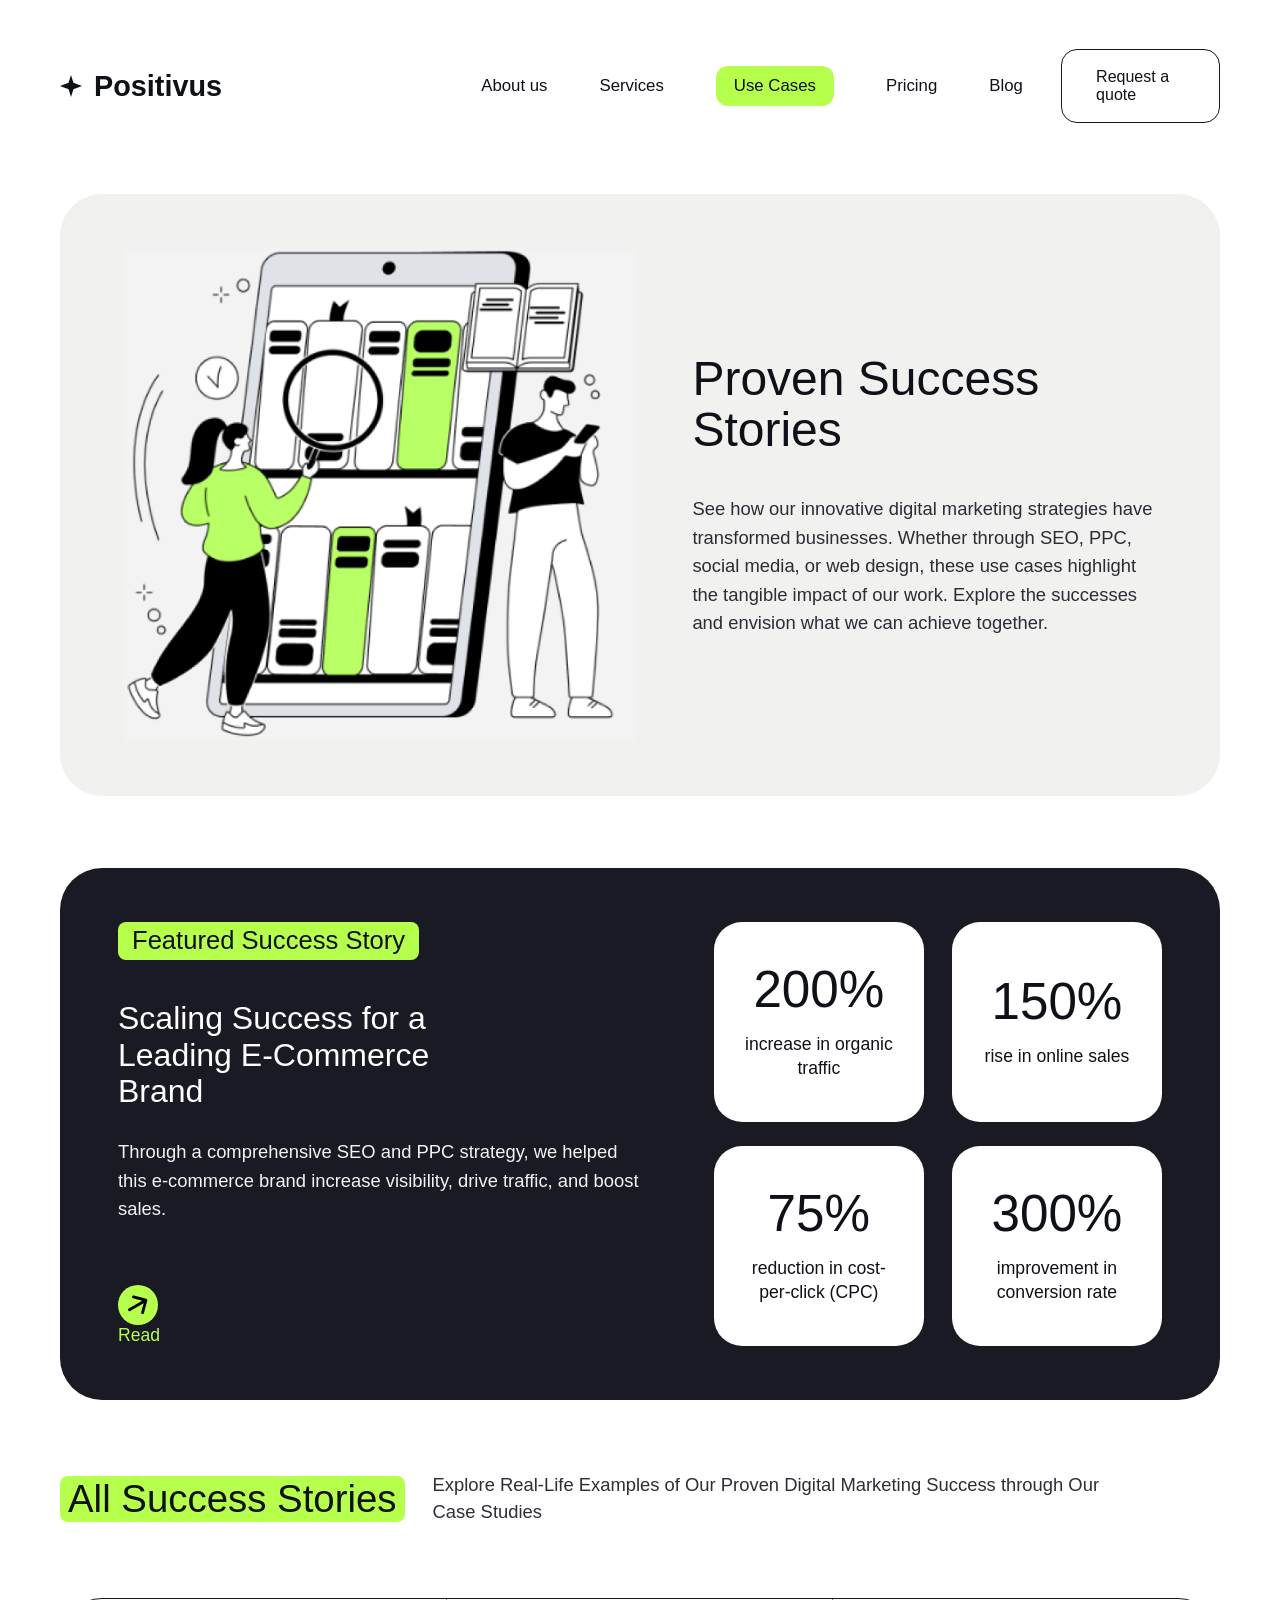
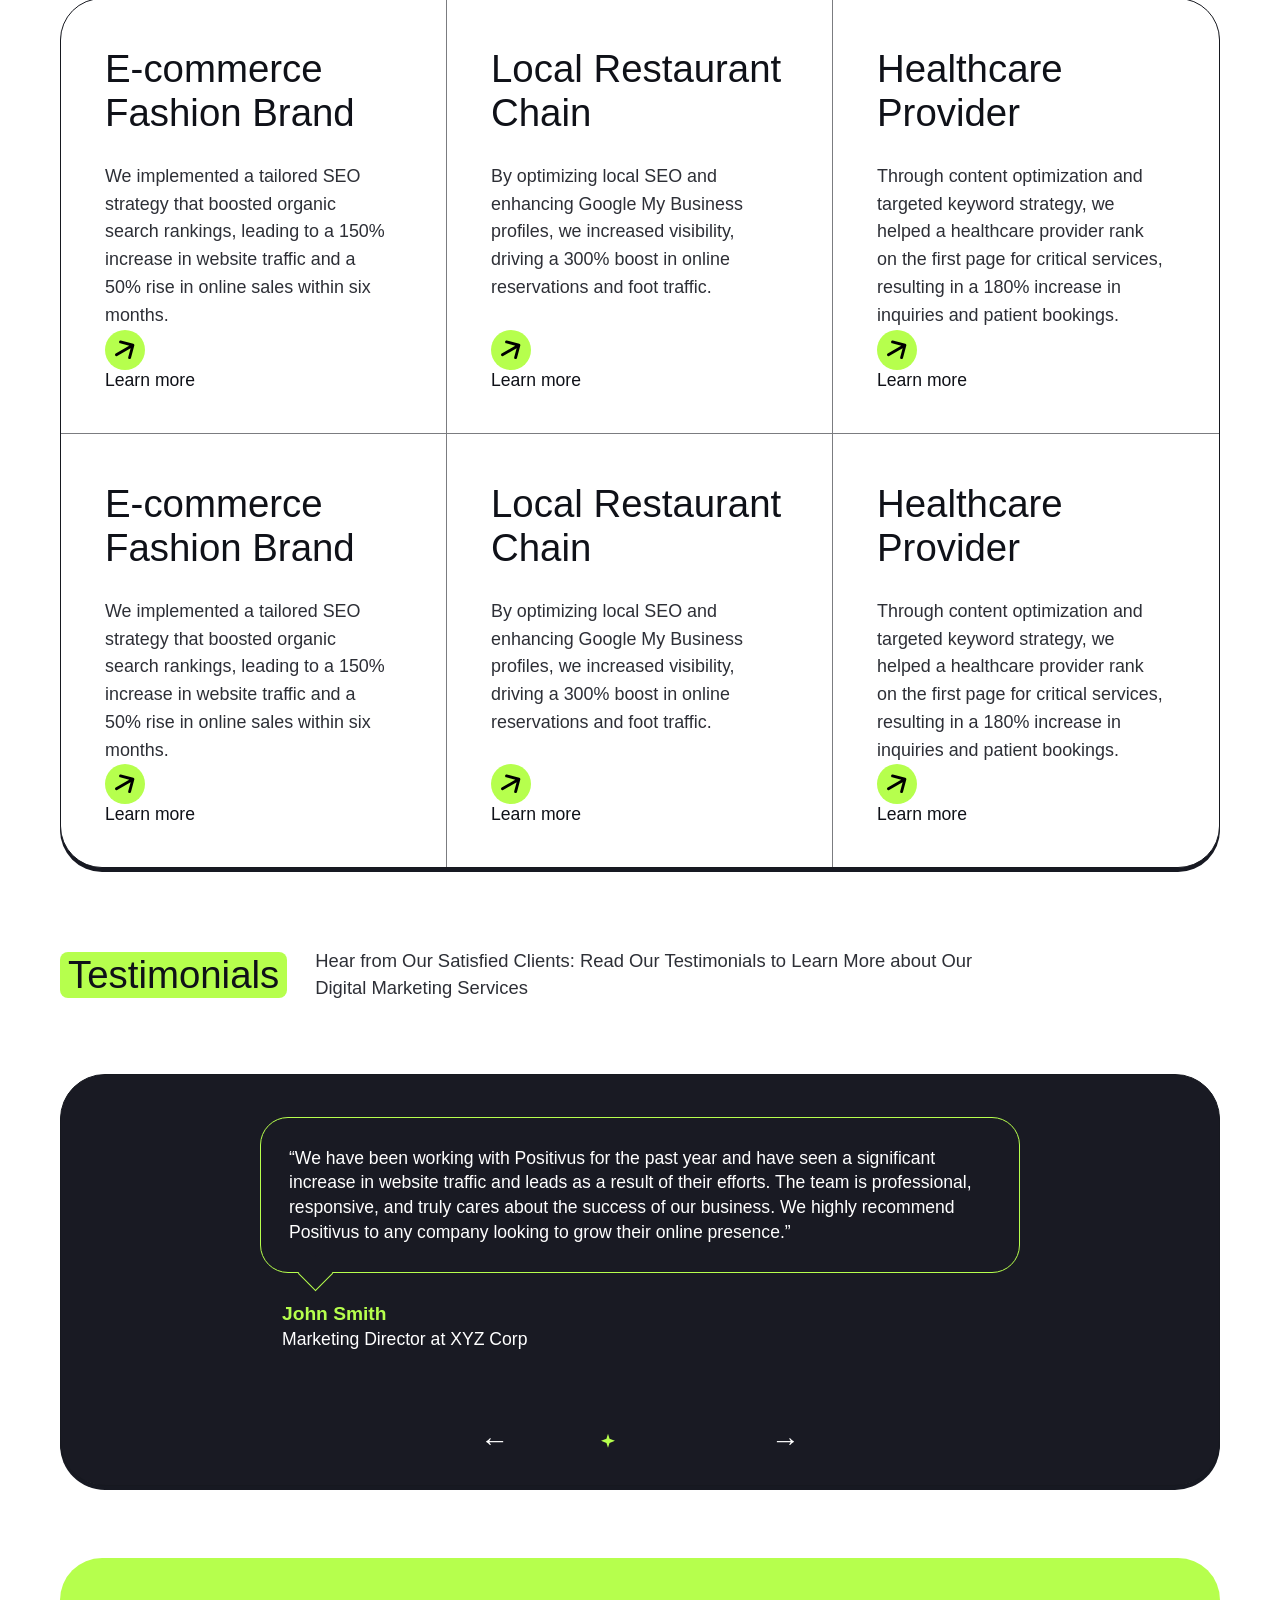
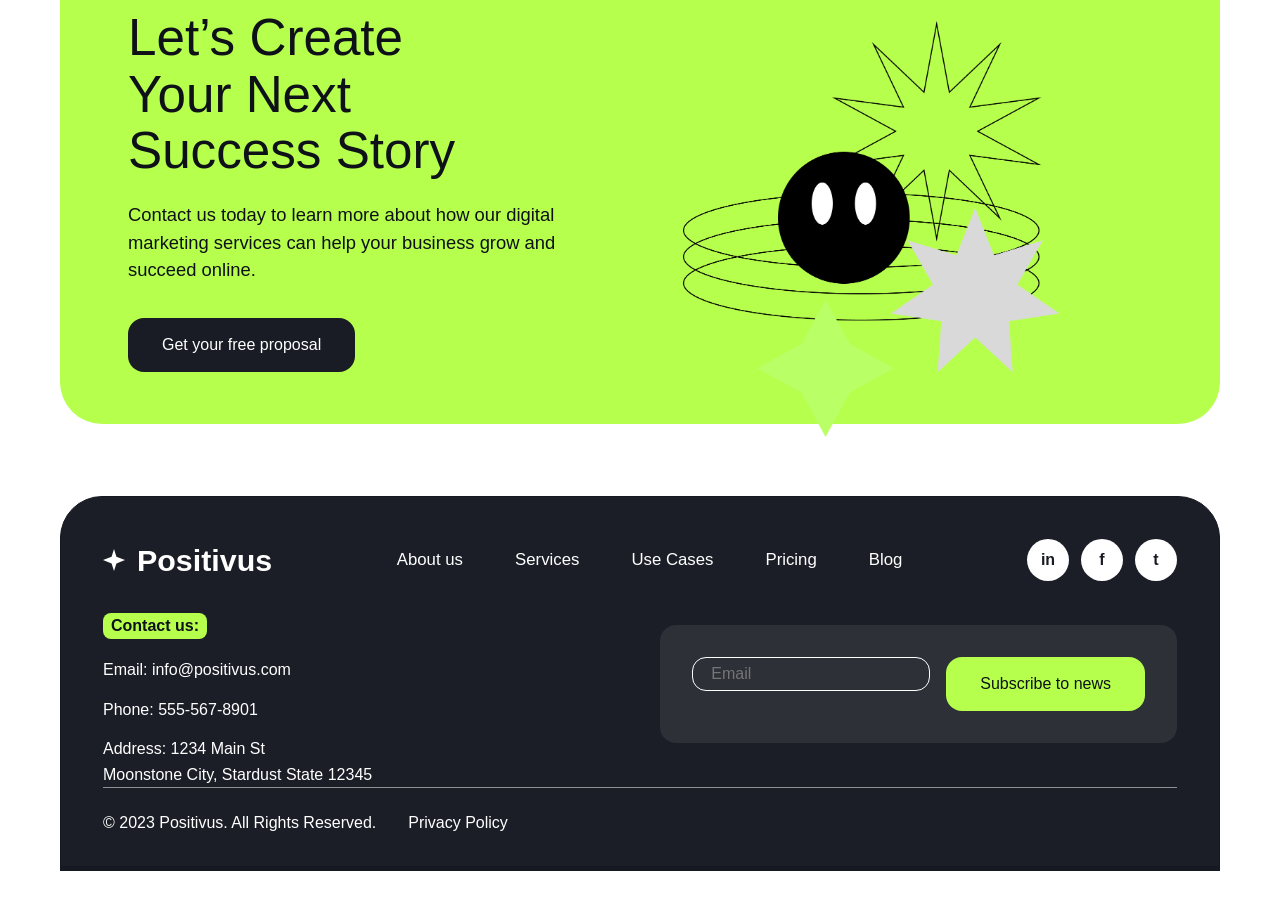
<file: use-cases.html>
<!doctype html>
<html lang="en">
  <head>
    <meta charset="UTF-8" />
    <meta name="viewport" content="width=device-width, initial-scale=1.0" />
    <title>Use Cases - Positivus</title>
    <link rel="stylesheet" href="style.css" />
  </head>
  <body>
    <div class="page-shell use-cases-page">
      <header class="site-header">
        <div class="header-top">
          <a class="brand" href="index.html">
            <span class="brand-star"></span>
            <span>Positivus</span>
          </a>
          <button
            class="menu-toggle"
            type="button"
            aria-expanded="false"
            aria-controls="site-nav"
          >
            <span></span>
            <span></span>
            <span></span>
          </button>
        </div>
        <div class="header-menu" id="site-nav">
          <nav class="site-nav">
            <a href="about-us.html">About us</a>
            <a href="services.html">Services</a>
            <a href="use-cases.html" class="nav-active">Use Cases</a>
            <a href="pricing.html">Pricing</a>
            <a href="blog.html">Blog</a>
          </nav>
          <a class="outline-button" href="index.html#contact">Request a quote</a>
        </div>
      </header>

      <main class="cases-main">
        <section class="cases-hero-panel">
          <div class="cases-hero-art">
            <img
              src="images/proven-success.png"
              alt="Illustration of people reviewing a digital marketing dashboard"
            />
          </div>
          <div class="cases-hero-copy">
            <h1>Proven Success Stories</h1>
            <p>
              See how our innovative digital marketing strategies have
              transformed businesses. Whether through SEO, PPC, social media, or
              web design, these use cases highlight the tangible impact of our
              work. Explore the successes and envision what we can achieve
              together.
            </p>
          </div>
        </section>

        <section class="cases-featured-story">
          <div class="cases-featured-copy">
            <span class="tag cases-featured-badge">Featured Success Story</span>
            <h2 class="featured-heading-text">Scaling Success for a Leading E-Commerce Brand</h2>
            <img src="images/featured-case-mobile.png" alt="Scaling Success for a Leading E-Commerce Brand" class="featured-heading-img-mobile">
            <p>
              Through a comprehensive SEO and PPC strategy, we helped this
              e-commerce brand increase visibility, drive traffic, and boost
              sales.
            </p>
            <a href="#" class="cases-link cases-featured-link">
              <span class="icon-circle"
                ><img src="images/Icon.svg" alt=""
              /></span>
              Read
            </a>
          </div>
          <div class="cases-featured-stats">
            <article class="cases-stat-card">
              <strong>200%</strong>
              <span>increase in organic traffic</span>
            </article>
            <article class="cases-stat-card">
              <strong>150%</strong>
              <span>rise in online sales</span>
            </article>
            <article class="cases-stat-card">
              <strong>75%</strong>
              <span>reduction in cost-per-click (CPC)</span>
            </article>
            <article class="cases-stat-card">
              <strong>300%</strong>
              <span>improvement in conversion rate</span>
            </article>
          </div>
          <a href="#" class="cases-link cases-link-mobile">
            <span class="icon-circle"><img src="images/Icon.svg" alt="" /></span>
            Read
          </a>
        </section>

        <section class="cases-section-heading">
          <div class="tag">All Success Stories</div>
          <p>
            Explore Real-Life Examples of Our Proven Digital Marketing Success
            through Our Case Studies
          </p>
        </section>

        <section class="cases-story-grid">
          <article class="cases-story-card">
            <h3>E-commerce Fashion Brand</h3>
            <p>
              We implemented a tailored SEO strategy that boosted organic search
              rankings, leading to a 150% increase in website traffic and a 50%
              rise in online sales within six months.
            </p>
            <a href="#" class="cases-link">
              <span class="icon-circle"
                ><img src="images/Icon.svg" alt=""
              /></span>
              Learn more
            </a>
          </article>
          <article class="cases-story-card">
            <h3>Local Restaurant Chain</h3>
            <p>
              By optimizing local SEO and enhancing Google My Business profiles,
              we increased visibility, driving a 300% boost in online
              reservations and foot traffic.
            </p>
            <a href="#" class="cases-link">
              <span class="icon-circle"
                ><img src="images/Icon.svg" alt=""
              /></span>
              Learn more
            </a>
          </article>
          <article class="cases-story-card">
            <h3>Healthcare Provider</h3>
            <p>
              Through content optimization and targeted keyword strategy, we
              helped a healthcare provider rank on the first page for critical
              services, resulting in a 180% increase in inquiries and patient
              bookings.
            </p>
            <a href="#" class="cases-link">
              <span class="icon-circle"
                ><img src="images/Icon.svg" alt=""
              /></span>
              Learn more
            </a>
          </article>
          <article class="cases-story-card">
            <h3>E-commerce Fashion Brand</h3>
            <p>
              We implemented a tailored SEO strategy that boosted organic search
              rankings, leading to a 150% increase in website traffic and a 50%
              rise in online sales within six months.
            </p>
            <a href="#" class="cases-link">
              <span class="icon-circle"
                ><img src="images/Icon.svg" alt=""
              /></span>
              Learn more
            </a>
          </article>
          <article class="cases-story-card">
            <h3>Local Restaurant Chain</h3>
            <p>
              By optimizing local SEO and enhancing Google My Business profiles,
              we increased visibility, driving a 300% boost in online
              reservations and foot traffic.
            </p>
            <a href="#" class="cases-link">
              <span class="icon-circle"
                ><img src="images/Icon.svg" alt=""
              /></span>
              Learn more
            </a>
          </article>
          <article class="cases-story-card">
            <h3>Healthcare Provider</h3>
            <p>
              Through content optimization and targeted keyword strategy, we
              helped a healthcare provider rank on the first page for critical
              services, resulting in a 180% increase in inquiries and patient
              bookings.
            </p>
            <a href="#" class="cases-link">
              <span class="icon-circle"
                ><img src="images/Icon.svg" alt=""
              /></span>
              Learn more
            </a>
          </article>
        </section>

        <section class="cases-section-heading cases-testimonials-heading">
          <div class="tag">Testimonials</div>
          <p>
            Hear from Our Satisfied Clients: Read Our Testimonials to Learn More
            about Our Digital Marketing Services
          </p>
        </section>

        <section class="testimonial-panel cases-testimonials">
          <article class="testimonial-card">
            <div class="testimonial-bubble">
              <p>
                &ldquo;Working with Positivus for the past year has seen a
                significant increase in website traffic and leads as a result of
                their efforts. The team is professional, responsive, and truly
                cares about the success of our business. We highly recommend
                Positivus to any company looking to grow their online
                presence.&rdquo;
              </p>
            </div>
            <div class="testimonial-meta">
              <strong>Sarah Kim</strong>
              <span>Growth Lead at Horizon Co</span>
            </div>
          </article>
          <article class="testimonial-card">
            <div class="testimonial-bubble">
              <p>
                &ldquo;We have been working with Positivus for the past year and
                have seen a significant increase in website traffic and leads as
                a result of their efforts. The team is professional, responsive,
                and truly cares about the success of our business. We highly
                recommend Positivus to any company looking to grow their online
                presence.&rdquo;
              </p>
            </div>
            <div class="testimonial-meta">
              <strong>John Smith</strong>
              <span>Marketing Director at XYZ Corp</span>
            </div>
          </article>
          <article class="testimonial-card">
            <div class="testimonial-bubble">
              <p>
                &ldquo;Positivus helped us turn fragmented campaigns into a
                clear growth engine. Their team moved quickly, communicated
                well, and improved our lead quality in a way we could measure
                almost immediately.&rdquo;
              </p>
            </div>
            <div class="testimonial-meta">
              <strong>Emily Johnson</strong>
              <span>CMO at Northlane Health</span>
            </div>
          </article>
          <article class="testimonial-card">
            <div class="testimonial-bubble">
              <p>
                &ldquo;Their SEO and paid media strategy gave our brand the
                visibility we needed during a critical expansion phase. The
                results exceeded our internal forecasts and the process stayed
                organized from start to finish.&rdquo;
              </p>
            </div>
            <div class="testimonial-meta">
              <strong>Michael Brown</strong>
              <span>Founder at Oak & Pine</span>
            </div>
          </article>
          <article class="testimonial-card">
            <div class="testimonial-bubble">
              <p>
                &ldquo;What stood out most was the consistency. Positivus kept
                refining the campaigns, shared useful reporting, and helped us
                turn more traffic into actual bookings without unnecessary
                complexity.&rdquo;
              </p>
            </div>
            <div class="testimonial-meta">
              <strong>Jane Doe</strong>
              <span>Operations Head at Urban Table</span>
            </div>
          </article>
          <div class="testimonial-controls">
            <button
              class="testimonial-arrow"
              type="button"
              aria-label="Previous testimonial"
              data-direction="prev"
            >
              <span aria-hidden="true">&#8592;</span>
            </button>
            <div class="dots">
              <button
                class="dot"
                type="button"
                aria-label="Show testimonial 1"
                data-index="0"
              ></button>
              <button
                class="dot active"
                type="button"
                aria-label="Show testimonial 2"
                data-index="1"
              ></button>
              <button
                class="dot"
                type="button"
                aria-label="Show testimonial 3"
                data-index="2"
              ></button>
              <button
                class="dot"
                type="button"
                aria-label="Show testimonial 4"
                data-index="3"
              ></button>
              <button
                class="dot"
                type="button"
                aria-label="Show testimonial 5"
                data-index="4"
              ></button>
            </div>
            <button
              class="testimonial-arrow"
              type="button"
              aria-label="Next testimonial"
              data-direction="next"
            >
              <span aria-hidden="true">&#8594;</span>
            </button>
          </div>
        </section>

        <section class="cases-cta">
          <div class="cases-cta-copy">
            <h2>Let&rsquo;s Create Your Next Success Story</h2>
            <p>
              Contact us today to learn more about how our digital marketing
              services can help your business grow and succeed online.
            </p>
            <a href="index.html#contact" class="primary-button">Get your free proposal</a>
          </div>
          <div class="cases-cta-art" aria-hidden="true">
            <img src="images/we-believe.png" alt="" />
          </div>
        </section>
      </main>

      <footer class="site-footer cases-footer" id="contact">
        <div class="footer-top">
          <a class="brand footer-brand" href="index.html">
            <span class="brand-star"></span>
            <span>Positivus</span>
          </a>
          <nav class="footer-nav">
            <a href="about-us.html">About us</a>
            <a href="services.html">Services</a>
            <a href="use-cases.html">Use Cases</a>
            <a href="pricing.html">Pricing</a>
            <a href="blog.html">Blog</a>
          </nav>
          <div class="footer-socials">
            <a href="#" class="social-icon" aria-label="LinkedIn">in</a>
            <a href="#" class="social-icon" aria-label="Facebook">f</a>
            <a href="#" class="social-icon" aria-label="Twitter">t</a>
          </div>
        </div>
        <div class="footer-main">
          <div class="contact-block">
            <div class="footer-tag">Contact us:</div>
            <p>Email: info@positivus.com</p>
            <p>Phone: 555-567-8901</p>
            <p>
              Address: 1234 Main St<br />Moonstone City, Stardust State 12345
            </p>
          </div>
          <div class="footer-newsletter">
            <form class="newsletter">
              <input type="email" placeholder="Email" aria-label="Email" />
              <button type="submit">Subscribe to news</button>
            </form>
          </div>
        </div>
        <div class="footer-bottom">
          <span>&copy; 2023 Positivus. All Rights Reserved.</span>
          <a href="#">Privacy Policy</a>
        </div>
      </footer>
    </div>
    <script src="script.js"></script>
  </body>
</html>
</file>
<file: style.css>
:root {
  /* --bg: #f5f5f1; */
  --surface: #ffffff;
  --panel: #ecece8;
  --ink: #0f1118;
  --muted: #5d5e67;
  --accent: #b6ff4d;
  --border: #16181f;
  --shadow: 0 4px 0 #171922;
  --radius-xl: 42px;
  --radius-lg: 28px;
  --radius-md: 20px;
  --container: 1160px;
}

* {
  box-sizing: border-box;
}

html {
  scroll-behavior: smooth;
}

body {
  margin: 0;
  background: var(--bg);
  color: var(--ink);
  font-family: "Trebuchet MS", "Segoe UI", sans-serif;
  overflow-x: hidden;
}

a {
  color: inherit;
  text-decoration: none;
}

button,
input,
textarea {
  font: inherit;
}

.page-shell {
  width: min(calc(100% - 48px), var(--container));
  margin: 0 auto;
  padding: 34px 0 48px;
}

img {
  max-width: 100%;
}

.site-header,
.hero,
.promo-band,
.contact-panel,
.footer-top,
.footer-main,
.footer-bottom {
  display: flex;
  align-items: center;
}

.site-header {
  display: flex;
  justify-content: space-between;
  align-items: center;
  margin-bottom: 58px;
  padding: 15px 0;
}

.header-top,
.header-menu {
  display: flex;
  align-items: center;
  gap: 24px;
}

.header-menu {
  margin-top: 0;
}

.brand {
  display: inline-flex;
  align-items: center;
  gap: 12px;
  font-size: 1.8rem;
  font-weight: 700;
}

.brand-star {
  display: inline-block;
  background: var(--ink);
  clip-path: polygon(
    50% 0%,
    61% 35%,
    100% 50%,
    61% 65%,
    50% 100%,
    39% 65%,
    0% 50%,
    39% 35%
  );
}

.brand-star {
  width: 22px;
  height: 22px;
}

.menu-toggle {
  display: none;
  width: 48px;
  height: 48px;
  border: 1.5px solid var(--border);
  border-radius: 14px;
  background: transparent;
  padding: 0;
  cursor: pointer;
}

.menu-toggle span {
  display: block;
  width: 20px;
  height: 2px;
  margin: 5px auto;
  background: var(--ink);
  transition:
    transform 0.2s ease,
    opacity 0.2s ease;
}

.menu-toggle.is-open span:nth-child(1) {
  transform: translateY(7px) rotate(45deg);
}

.menu-toggle.is-open span:nth-child(2) {
  opacity: 0;
}

.menu-toggle.is-open span:nth-child(3) {
  transform: translateY(-7px) rotate(-45deg);
}

.site-nav,
.footer-nav {
  gap: 52px;
  width: 100%;
  display: flex;
  font-size: 1.05rem;
  justify-content: center;
}

.footer-nav > div {
  justify-content: flex-end;
}

.site-nav a,
.footer-nav a {
  position: relative;
}

.site-nav a::after,
.footer-nav a::after {
  content: "";
  position: absolute;
  left: 0;
  bottom: -4px;
  width: 100%;
  height: 1px;
  background: currentColor;
  transform: scaleX(0);
  transform-origin: left;
  transition: transform 0.2s ease;
}

.site-nav a:hover::after,
.footer-nav a:hover::after {
  transform: scaleX(1);
}

.outline-button,
.primary-button,
.newsletter button {
  border-radius: 16px;
  padding: 18px 34px;
  transition:
    transform 0.2s ease,
    box-shadow 0.2s ease;
}

.outline-button {
  border: 1.5px solid var(--border);
  background: transparent;
}

.primary-button,
.newsletter button {
  background: #191b25;
  color: #fff;
  box-shadow: var(--shadow);
}

.primary-button:hover,
.outline-button:hover,
.newsletter button:hover {
  transform: translateY(-2px);
}

.hero {
  justify-content: space-between;
  gap: 48px;
  margin-bottom: 56px;
}

.hero-copy {
  flex: 1 1 48%;
}

.hero-copy h1 {
  margin: 0 0 28px;
  font-size: 67px;
  line-height: 5.3rem;
  letter-spacing: -0.07rem;
  font-weight: 105;
}

.hero-copy p,
.section-heading p,
.promo-band p,
.team-card p,
.contact-form label,
.contact-block p,
.process-card p {
  color: #23252e;
  line-height: 1.45;
}

.hero-copy p {
  max-width: 33rem;
  margin-bottom: 47px;
  font-size: 1.7rem;
}

.hero-art {
  flex: 1 1 46%;
  display: flex;
  justify-content: center;
  align-items: center;
  min-height: 480px;
}

.hero-art img {
  width: min(100%, 680px);
  height: auto;
  display: block;
}

.logo-strip {
  display: grid;
  grid-template-columns: repeat(6, 1fr);
  gap: 28px;
  align-items: center;
  margin-bottom: 8rem;
  margin-top: 8rem;
  justify-items: center;
}

.logo-strip img {
  width: 160px;
  max-width: 100%;
  height: 36px;
  object-fit: contain;
  object-position: center;
  filter: grayscale(1);
  opacity: 0.72;
  display: block;
}

.logo-amazon,
.logo-hubspot {
  height: 30px;
}

.logo-dribbble,
.logo-notion,
.logo-netflix,
.logo-zoom {
  height: 36px;
}

.section-heading {
  display: flex;
  align-items: center;
  gap: 24px;
  margin: 0 0 36px;
}

.section-heading p {
  max-width: 560px;
  margin: 0;
}

.tag,
.service-card h3 span,
.footer-tag {
  display: inline-block;
  padding: 4px 8px;
  background: var(--accent);
  border-radius: 8px;
}

.tag {
  font-size: clamp(1.7rem, 3vw, 2.7rem);
  line-height: 1;
  white-space: nowrap;
}

.services-grid,
.team-grid {
  display: grid;
  gap: 28px;
}

.services-grid {
  grid-template-columns: repeat(2, minmax(0, 1fr));
  margin-bottom: 84px;
}

.service-card,
.team-card,
.process-card,
.contact-panel,
.promo-band,
.testimonial-panel,
.site-footer,
.case-strip {
  border: 1.5px solid var(--border);
  box-shadow: var(--shadow);
}

.service-card {
  min-height: 310px;
  padding: 48px;
  border-radius: 45px;
  display: grid;
  grid-template-columns: 1fr auto;
  grid-template-areas:
    "title image"
    "link  image";
  align-items: start;
  gap: 20px;
}

.service-card.light {
  background: #f3f3f3;
}

.service-card.accent {
  background: var(--accent);
}

.service-card.dark {
  background: #191a23;
  color: #fff;
}

.service-card > div {
  grid-area: title;
}

.service-card h3 {
  margin: 0;
  font-size: 2.2rem;
  line-height: 1.1;
  max-width: 12ch;
  font-weight: 500;
}

.service-card h3 span {
  display: inline-block;
  padding: 0 4px;
  border-radius: 7px;
}

.service-card.light h3 span {
  background: var(--surface);
}

.service-card.accent h3 span {
  background: #fff;
}

.service-card.dark h3 span {
  background: #fff;
  color: #000;
}

.service-card a {
  grid-area: link;
  align-self: end;
  display: inline-flex;
  flex-direction: row;
  align-items: center;
  gap: 15px;
  font-size: 1.25rem;
  font-weight: 400;
}

.service-card a .link-icon {
  order: 0;
}

.service-card.light a,
.service-card.accent a {
  color: #000;
}

.service-card.dark a {
  color: #fff;
}

.service-card .link-icon {
  width: 41px;
  height: 41px;
  border-radius: 50%;
  background: var(--ink);
  padding: 10px;
  object-fit: contain;
  flex: 0 0 41px;
}

.service-card.dark .link-icon {
  background: #fff;
}

.service-asset {
  grid-area: image;
  align-self: center;
  width: 210px;
  height: 170px;
  object-fit: contain;
  display: block;
}

.promo-band {
  justify-content: space-between;
  gap: 28px;
  margin-bottom: 96px;
  padding: 46px 44px;
  background: var(--panel);
  border-radius: 42px;
}

.promo-band h2 {
  margin: 0 0 18px;
  font-size: 2.6rem;
}

.promo-band p {
  max-width: 520px;
  margin: 0 0 26px;
}

.promo-art {
  width: 330px;
  height: 220px;
}

.promo-art img {
  width: 100%;
  height: 100%;
  object-fit: contain;
}

.case-strip {
  display: grid;
  grid-template-columns: repeat(3, 1fr);
  gap: 0;
  margin-bottom: 96px;
  padding: 30px 24px;
  background: #1c1e27;
  color: #fff;
  border-radius: 42px;
}

.case-strip p {
  color: #ffffff;
}

.case-strip article {
  padding: 20px 28px;
}

.case-strip article + article {
  border-left: 1px solid rgba(255, 255, 255, 0.4);
}

.case-strip a {
  color: var(--accent);
  font-weight: 700;
  display: inline-flex;
  align-items: center;
  gap: 10px;
}

.case-strip a::after {
  content: "\2197";
  font-size: 1.2rem;
  line-height: 1;
}

.process-heading {
  margin-bottom: 34px;
}

.accordion-list {
  display: grid;
  gap: 24px;
  margin-bottom: 96px;
}

.process-card {
  border-radius: 32px;
  background: #f0f0ed;
  overflow: hidden;
}

.process-card[open] {
  background: var(--accent);
}

.process-card summary {
  display: grid;
  grid-template-columns: auto 1fr auto;
  align-items: center;
  gap: 18px;
  padding: 28px 38px;
  cursor: pointer;
  list-style: none;
}

.process-card summary::-webkit-details-marker {
  display: none;
}

.step-index {
  font-size: clamp(2.7rem, 4vw, 4rem);
  font-weight: 700;
}

.step-title {
  font-size: clamp(1.4rem, 2vw, 2rem);
  font-weight: 600;
}

.toggle-icon {
  width: 52px;
  height: 52px;
  border: 1.5px solid var(--border);
  border-radius: 50%;
  position: relative;
}

.toggle-icon::before,
.toggle-icon::after {
  content: "";
  position: absolute;
  top: 50%;
  left: 50%;
  width: 18px;
  height: 2px;
  background: var(--ink);
  transform: translate(-50%, -50%);
}

.toggle-icon::after {
  transform: translate(-50%, -50%) rotate(90deg);
}

.process-card[open] .toggle-icon::after {
  opacity: 0;
}

.process-card p {
  margin: 0 38px 34px;
  padding-top: 22px;
  border-top: 1.5px solid rgba(15, 17, 24, 0.85);
  max-width: 90ch;
}

.team-grid {
  grid-template-columns: repeat(3, minmax(0, 1fr));
  margin-bottom: 28px;
}

.team-card {
  padding: 26px 26px 30px;
  border-radius: 28px;
  background: var(--surface);
  min-width: 0;
}

.team-top {
  display: grid;
  grid-template-columns: auto 1fr auto;
  gap: 16px;
  align-items: center;
  padding-bottom: 18px;
  border-bottom: 1px solid #1d1f28;
  margin-bottom: 18px;
}

.avatar-image {
  width: 86px;
  height: 86px;
  border-radius: 32px;
  object-fit: cover;
  display: block;
}

.team-card h3 {
  margin: 0 0 6px;
  font-size: 1.35rem;
}

.team-card p {
  margin: 0;
  font-size: 1rem;
}

.social-pill,
.footer-socials span {
  width: 32px;
  height: 32px;
  border-radius: 50%;
  display: grid;
  place-items: center;
  background: var(--ink);
  color: var(--accent);
  font-size: 0.95rem;
  font-weight: 700;
}

.team-cta {
  display: flex;
  justify-content: flex-end;
  margin-bottom: 96px;
}

.testimonial-panel {
  margin-bottom: 96px;
  padding: 84px 50px 68px;
  background: #191a23;
  color: #fff;
  border-radius: 45px;
  overflow: hidden;
  display: grid;
  grid-template-columns: 1fr 1.6fr 1fr;
  gap: 34px;
  align-items: start;
}

.testimonial-card {
  padding: 0;
  min-height: 220px;
  position: relative;
  transition: opacity 0.3s ease;
}

.testimonial-bubble {
  border: 1px solid var(--accent);
  border-radius: 40px;
  padding: 48px;
  position: relative;
  background: transparent;
}

.testimonial-card p {
  color: #ffffff;
  margin: 0;
  font-size: 1.1rem;
  line-height: 1.4;
}

.testimonial-bubble::after {
  content: "";
  position: absolute;
  left: 54px;
  bottom: -13px;
  width: 24px;
  height: 24px;
  background: #191a23;
  border-left: 1px solid var(--accent);
  border-bottom: 1px solid var(--accent);
  transform: rotate(-45deg);
}

.testimonial-card.is-side {
  opacity: 1;
}

.testimonial-card.is-side p {
  color: #898989;
}

.testimonial-card.is-active {
  opacity: 1;
}

.testimonial-card.is-active p {
  color: #ffffff;
}

.testimonial-meta {
  margin-top: 48px;
  padding-left: 72px;
  display: grid;
  gap: 4px;
  text-align: left;
}

.testimonial-meta strong {
  font-size: 1.2rem;
  font-weight: 600;
  color: #ffffff;
}

.testimonial-meta span {
  font-size: 1.1rem;
  color: #ffffff;
}

.testimonial-card.is-active .testimonial-meta strong {
  color: var(--accent);
}

.testimonial-controls {
  grid-column: 1 / -1;
  display: flex;
  justify-content: center;
  align-items: center;
  gap: 60px;
  padding-top: 40px;
}

.testimonial-controls button {
  border: none;
  background: transparent;
  color: #fff;
  font-size: 1.8rem;
  cursor: pointer;
  padding: 0;
  display: flex;
  align-items: center;
}

.dots {
  display: flex;
  gap: 18px;
  align-items: center;
}

.dot {
  width: 14px;
  height: 14px;
  background: #ffffff;
  border: none;
  padding: 0;
  cursor: pointer;
  clip-path: polygon(
    50% 0%,
    61% 35%,
    100% 50%,
    61% 65%,
    50% 100%,
    39% 65%,
    0% 50%,
    39% 35%
  );
  opacity: 1;
}

.dot.active {
  background: var(--accent);
}

.testimonial-arrow {
  transition: opacity 0.2s;
}

.testimonial-arrow:hover {
  opacity: 0.7;
  display: grid;
  place-items: center;
  border-radius: 50%;
  background: transparent;
  color: #ffffff;
}

.testimonial-arrow:hover {
  background: rgba(255, 255, 255, 0.08);
}

.testimonial-arrow:disabled {
  opacity: 0.4;
}

.contact-panel {
  justify-content: space-between;
  gap: 36px;
  margin-bottom: 88px;
  padding: 38px 38px 38px 42px;
  border-radius: 42px;
  background: var(--panel);
  overflow: hidden;
}

.contact-form {
  flex: 1 1 56%;
}

.radio-row {
  display: flex;
  gap: 30px;
  margin-bottom: 28px;
}

.radio-row label {
  display: inline-flex;
  gap: 8px;
  align-items: center;
  font-size: 1.1rem;
  cursor: pointer;
}

input[type="radio"] {
  accent-color: var(--accent);
}

.contact-form label {
  margin-bottom: 18px;
}

.contact-form input,
.contact-form textarea,
.newsletter input {
  width: 100%;
  height: 2rem;
  margin-top: 10px;
  padding: 16px 18px;
  border-radius: 14px;
  border: 1.5px solid #171922;
  background: #fff;
}

.contact-form textarea {
  min-height: 184px;
  resize: vertical;
}

.full-width {
  width: 100%;
}

.contact-art {
  flex: 0 0 320px;
  min-height: 420px;
  margin-right: -24px;
  display: flex;
  align-items: center;
  justify-content: flex-end;
}

.contact-art img {
  width: 360px;
  max-width: none;
  height: auto;
  object-fit: contain;
  object-position: right center;
  display: block;
}

.site-footer {
  flex-direction: column;
  align-items: stretch;
  gap: 34px;
  padding: 42px 42px 34px;
  background: #1c1e27;
  color: #fff;
  border-radius: 42px 42px 0 0;
}

.footer-brand {
  font-size: 1.9rem;
}

.footer-brand .brand-star {
  background: #fff;
}

.footer-top {
  justify-content: space-between;
  gap: 20px;
}

.footer-socials {
  display: flex;
  gap: 12px;
  margin: 12px 0 0;
  justify-content: center;
  margin-bottom: 1rem;
}

.footer-socials span {
  background: #fff;
  color: #1c1e27;
}

.footer-main {
  justify-content: space-between;
  gap: 40px;
}

.contact-block {
  max-width: 320px;
}

.contact-block p {
  color: #ffffff;
  margin: 0 0 14px;
  line-height: 1.6;
}

.contact-block p:last-child {
  margin-bottom: 0;
}

.footer-tag {
  color: var(--ink);
  font-weight: 700;
  margin-bottom: 18px;
  margin-top: 2rem;
}

.newsletter {
  flex: 1 1 520px;
  display: flex;
  gap: 16px;
  padding: 32px;
  border-radius: 16px;
  background: rgba(255, 255, 255, 0.08);
}

.newsletter input {
  margin-top: 0;
  border-color: #fff;
  background: transparent;
  color: #fff;
}

.newsletter button {
  background: var(--accent);
  color: var(--ink);
  box-shadow: none;
  border: none;
  white-space: nowrap;
  display: inline-flex;
  align-items: center;
  justify-content: space-between;
  gap: 10px;
}

.footer-bottom {
  justify-content: flex-start;
  flex-wrap: wrap;
  gap: 32px;
  padding-top: 26px;
  border-top: 1px solid rgba(255, 255, 255, 0.5);
}

@media (max-width: 1080px) {
  .site-header,
  .hero,
  .promo-band,
  .contact-panel,
  .footer-top,
  .footer-main {
    flex-direction: column;
    align-items: stretch;
  }

  .site-nav,
  .footer-nav {
    justify-content: center;
    flex-wrap: wrap;
  }

  .site-header {
    text-align: center;
  }

  .header-top,
  .header-menu {
    flex-direction: column;
    align-items: stretch;
  }

  .outline-button {
    width: 100%;
    max-width: 320px;
    text-align: center;
  }

  .logo-strip,
  .services-grid,
  .team-grid,
  .testimonial-panel,
  .case-strip {
    grid-template-columns: 1fr;
  }

  .services-grid,
  .team-grid {
    gap: 24px;
  }

  .hero-art,
  .promo-art,
  .contact-art {
    margin: 0 auto;
  }

  .promo-band {
    text-align: left;
  }

  .case-strip {
    padding: 20px;
  }

  .case-strip article + article {
    border-left: none;
    border-top: 1px solid rgba(255, 255, 255, 0.4);
  }

  .footer-main {
    align-items: stretch;
  }

  .newsletter {
    width: 100%;
  }

  .testimonial-controls {
    padding-top: 18px;
  }
}

@media (max-width: 760px) {
  .page-shell {
    width: min(calc(100% - 24px), var(--container));
    padding-top: 22px;
  }

  .brand,
  .footer-brand {
    font-size: 1.65rem;
  }

  .site-header {
    padding: 6px 0 8px;
    margin-bottom: 38px;
    text-align: left;
  }

  .header-top {
    flex-direction: row;
    align-items: center;
    justify-content: space-between;
    gap: 12px;
  }

  .header-menu {
    display: none;
    margin-top: 14px;
    padding: 18px;
    border: 1.5px solid var(--border);
    border-radius: 24px;
    background: rgba(255, 255, 255, 0.92);
    box-shadow: var(--shadow);
  }

  .site-header.menu-open .header-menu {
    display: flex;
  }

  .brand {
    gap: 10px;
  }

  .brand-star {
    width: 18px;
    height: 18px;
    flex: 0 0 18px;
  }

  .menu-toggle {
    display: inline-block;
    flex: 0 0 48px;
    border: none;
    background: transparent;
  }

  .site-nav {
    width: 100%;
    flex-direction: column;
    align-items: flex-start;
    justify-content: flex-start;
    gap: 14px;
    font-size: 0.95rem;
    padding-bottom: 12px;
  }

  .site-nav a,
  .footer-nav a {
    white-space: nowrap;
  }

  .outline-button,
  .primary-button,
  .newsletter button {
    width: auto;
    max-width: 100%;
    padding: 16px 20px;
    text-align: center;
  }

  .outline-button {
    min-width: min(100%, 320px);
    border-radius: 18px;
  }

  .hero {
    gap: 24px;
    margin-bottom: 40px;
  }

  .hero-copy {
    display: grid;
    gap: 20px;
  }

  .hero-copy p {
    margin-bottom: 0;
    font-size: 1rem;
  }

  .hero-copy h1 {
    font-size: 2.4rem;
    line-height: 1.08;
  }

  .hero-art {
    min-height: auto;
    transform: none;
    margin: 0 auto;
  }

  .hero-art img {
    width: 100%;
    max-width: 420px;
  }

  .logo-strip {
    grid-template-columns: repeat(2, minmax(0, 1fr));
    gap: 18px 12px;
    text-align: center;
    margin-bottom: 8rem;
    margin-top: 5rem;
  }

  .logo-strip img {
    width: 130px;
  }

  .logo-amazon,
  .logo-hubspot {
    height: 26px;
  }

  .logo-dribbble,
  .logo-notion,
  .logo-netflix,
  .logo-zoom {
    height: 30px;
  }

  .section-heading {
    flex-direction: column;
    align-items: flex-start;
    gap: 14px;
    margin-bottom: 26px;
  }

  .team-heading {
    align-items: center;
    text-align: center;
  }

  .testimonials-heading {
    align-items: center;
    text-align: center;
  }

  .team-heading p {
    display: grid;
    gap: 4px;
    max-width: 30ch;
    font-size: 1.02rem;
    line-height: 1.55;
    justify-items: center;
    margin-inline: auto;
    text-align: center;
    transform: translateX(-54px);
  }

  .team-heading p span {
    display: block;
    white-space: nowrap;
  }

  .testimonials-heading p {
    max-width: 26ch;
    margin-inline: auto;
    text-align: center;
    font-size: 0.8rem;
    line-height: 1.4;
  }

  .tag {
    font-size: 1.9rem;
  }

  .services-grid {
    margin-bottom: 56px;
  }

  .service-card,
  .promo-band,
  .contact-panel,
  .site-footer,
  .case-strip,
  .testimonial-panel {
    border-radius: 28px;
  }

  .primary-button.full-width {
    width: 100%;
  }

  .service-card {
    min-height: auto;
    padding: 30px;
    display: flex;
    flex-direction: column;
    align-items: flex-start;
    gap: 20px;
    position: relative;
  }

  .service-card > div:first-child {
    width: 100%;
    display: block;
  }

  .service-card h3 {
    margin-bottom: 0;
    font-size: 1.6rem;
  }

  .service-card a {
    font-size: 1.1rem;
    margin-top: 10px;
    display: flex;
    align-items: center;
    gap: 15px;
  }

  .service-card a:not(.full-width) {
    font-size: 1.1rem;
  }

  .service-asset {
    width: 150px;
    height: auto;
    align-self: flex-end;
    margin: 0;
  }

  .promo-band {
    padding: 28px 24px;
    margin-bottom: 56px;
    flex-direction: column;
    align-items: flex-start;
  }

  .promo-band h2 {
    font-size: 2rem;
  }

  .promo-band p {
    margin-bottom: 22px;
    max-width: 30ch;
  }

  .promo-art {
    display: none;
  }

  .case-strip {
    display: flex;
    gap: 18px;
    overflow-x: auto;
    scroll-snap-type: x mandatory;
    padding: 0 24px 6px 0;
    margin-bottom: 56px;
    background: transparent;
    border: none;
    box-shadow: none;
    border-radius: 0;
  }

  .case-strip article {
    flex: 0 0 82%;
    padding: 28px 24px;
    border-radius: 32px;
    background: #1c1e27;
    border: 1.5px solid var(--border);
    box-shadow: var(--shadow);
    width: auto;
    min-height: 250px;
    scroll-snap-align: start;
  }

  .case-strip article + article {
    border-top: none;
    border-left: none;
  }

  .case-strip p {
    margin-top: 0;
    margin-bottom: 28px;
    max-width: 22ch;
  }

  .case-strip::-webkit-scrollbar {
    display: none;
  }

  .step-title {
    font-size: 1.2rem;
  }

  .toggle-icon {
    width: 44px;
    height: 44px;
  }

  .team-grid {
    grid-template-columns: 1fr;
    gap: 16px;
    justify-items: center;
  }

  .team-card {
    padding: 18px 18px 20px;
    border-radius: 32px;
    width: min(100%, 330px);
  }

  .team-top {
    grid-template-columns: auto 1fr auto;
    align-items: center;
    gap: 10px;
    padding-bottom: 12px;
    margin-bottom: 12px;
  }

  .social-pill {
    grid-column: auto;
    justify-self: end;
    margin-top: 0;
  }

  .team-cta {
    justify-content: stretch;
    margin-bottom: 56px;
  }

  .team-card h3 {
    font-size: 1rem;
    margin-bottom: 2px;
  }

  .team-card p {
    font-size: 0.84rem;
    line-height: 1.45;
  }

  .avatar-image {
    width: 70px;
    height: 70px;
    border-radius: 24px;
  }

  .team-cta {
    justify-content: center;
    margin-bottom: 56px;
  }

  .team-cta .primary-button {
    width: min(100%, 330px);
    justify-content: center;
  }

  .testimonial-panel {
    width: min(100%, 272px);
    margin-inline: auto;
    padding: 20px 12px 14px;
    margin-bottom: 56px;
    border-radius: 26px;
    gap: 6px;
  }

  .testimonial-card {
    min-height: 0;
    width: min(100%, 206px);
    margin-inline: auto;
    padding: 0;
    border-radius: 0;
  }

  .testimonial-bubble {
    border-radius: 22px;
    padding: 18px 13px 34px;
  }

  .testimonial-bubble::after {
    width: 16px;
    height: 16px;
    left: 24px;
    bottom: -9px;
  }

  .testimonial-card.is-active {
    min-height: auto;
  }

  .testimonial-card p {
    font-size: 0.74rem;
    line-height: 1.7;
  }

  .testimonial-meta {
    width: min(100%, 206px);
    margin: 14px auto 0;
    padding-left: 4px;
  }

  .testimonial-meta strong {
    font-size: 0.84rem;
  }

  .testimonial-meta span {
    font-size: 0.64rem;
  }

  .testimonial-controls {
    width: 100%;
    justify-content: space-between;
    gap: 8px;
    padding: 14px 4px 0;
  }

  .process-card summary {
    padding: 22px 20px;
    gap: 12px;
  }

  .process-card p {
    margin: 0 20px 22px;
  }

  .testimonial-card.is-side {
    display: none;
  }

  .testimonial-arrow {
    width: 30px;
    height: 30px;
    font-size: 1.15rem;
  }

  .dots {
    gap: 7px;
  }

  .dot {
    width: 8px;
    height: 8px;
  }

  .contact-art {
    margin-right: 0;
    display: none;
  }

  .contact-panel {
    padding: 24px 18px;
    margin-bottom: 56px;
  }

  .radio-row {
    gap: 18px;
    white-space: nowrap;
  }

  .label_dot_one {
    margin-top: 3px !important;
    margin-bottom: 0 !important;
  }

  .contact-form input,
  .contact-form textarea,
  .newsletter input {
    padding: 14px 16px;
    margin-bottom: 1rem;
  }

  .newsletter {
    flex-direction: column;
    padding: 20px;
  }

  .site-footer {
    padding: 28px 20px 24px;
    border-radius: 0;
  }

  .footer-top,
  .footer-main,
  .footer-bottom {
    gap: 18px;
  }

  .footer-top {
    text-align: center;
    gap: 14px;
  }

  .footer-brand {
    justify-content: center;
  }

  .footer-nav {
    flex-direction: column;
    align-items: center;
    justify-content: center;
    gap: 12px;
    text-align: center;
  }

  .footer-main {
    text-align: center;
    gap: 18px;
  }

  .contact-block {
    max-width: 100%;
    margin: 0 auto;
  }

  .footer-tag {
    margin-bottom: 10px;
  }

  .newsletter {
    width: 100%;
    flex: 1 1 auto;
    margin: 0 auto;
    padding: 12px 10px;
    border-radius: 10px;
    gap: 10px;
    background: #2c2f38;
  }

  .newsletter input {
    width: 100%;
    min-height: 40px;
    padding: 8px 14px;
    border-radius: 10px;
    border-width: 1px;
    border-color: rgba(255, 255, 255, 0.7);
  }

  .newsletter button {
    width: 100%;
    margin-inline: 0;
    min-height: 42px;
    padding: 10px 14px;
    justify-content: center;
    border-radius: 10px;
    box-shadow: none;
  }

  .newsletter-icon {
    display: none;
  }

  .footer-socials {
    justify-content: center;
    margin: 22px 0 8px;
  }

  .footer-bottom {
    flex-direction: column;
    align-items: center;
    text-align: center;
    gap: 10px;
    padding-top: 16px;
  }
}

.contact-form input,
.contact-form textarea,
.newsletter input {
  margin-bottom: 1rem;
}

.label_dot_one {
  height: 1.25rem !important;
}

.label_dot_one_span {
  white-space: nowrap;
}

.cta-card {
  display: flex;
  justify-content: space-between;
  align-items: center;
  gap: 48px;
  margin-bottom: 96px;
  padding: 60px;
  background: #f3f3f3;
  border: 1.5px solid var(--border);
  box-shadow: var(--shadow);
  border-radius: 42px;
}

.cta-content {
  flex: 1;
}

.cta-content h2 {
  margin: 0 0 24px;
  font-size: 2.2rem;
  font-weight: 600;
}

.cta-content hr {
  border: none;
  border-top: 1px solid #000;
  margin-bottom: 32px;
}

.cta-content p {
  margin-bottom: 24px;
  font-size: 1.1rem;
  line-height: 1.5;
}

.cta-content strong {
  display: block;
  margin-bottom: 32px;
  font-size: 1.1rem;
}

.cta-button {
  display: inline-block;
  padding: 18px 34px;
  background: var(--accent);
  color: #000;
  border-radius: 14px;
  font-weight: 500;
  transition: transform 0.2s ease;
}

.cta-button:hover {
  transform: translateY(-2px);
}

.cta-art {
  flex: 0 0 400px;
}

.cta-art img {
  width: 100%;
  height: auto;
}

@media (max-width: 1080px) {
  .cta-card {
    flex-direction: column;
    padding: 40px;
    text-align: left;
  }

  .cta-art {
    flex: 0 0 auto;
    width: 100%;
    max-width: 400px;
    margin: 0 auto;
  }
}

/* About Us Page Styles */

/* Hero Section */
.about-hero {
  background: #fff;
  padding: 60px 0;
  display: flex;
  align-items: center;
  gap: 80px;
  margin-bottom: 100px;
}

.about-hero-image {
  flex: 1;
  display: flex;
  justify-content: center;
}

.about-hero-image img {
  width: 100%;
  max-width: 400px;
  border-radius: 2rem;
}

.about-hero-content {
  flex: 1;
}

.about-hero-content h1 {
  font-size: 4.5rem;
  margin: 0 0 32px;
  line-height: 1.1;
  font-weight: 700;
}

.about-hero-content p {
  font-size: 1.25rem;
  line-height: 1.6;
  color: var(--ink);
  max-width: 520px;
}

/* Impact Section */
.impact-section {
  margin-bottom: 120px;
}

.impact-section .section-heading {
  display: flex;
  align-items: center;
  gap: 40px;
}

.impact-section .tag {
  background: var(--accent);
  padding: 10px 20px;
  border-radius: 12px;
  font-size: 2.5rem;
  font-weight: 600;
}

.impact-section .section-heading p {
  font-size: 1.2rem;
  max-width: 450px;
  line-height: 1.4;
}

.impact-stats-container {
  display: flex;
  margin-top: 68px;
  border-top: 1px solid #000;
  width: 60rem;
}

.impact-stats-container .stat-group {
  flex: 1;
}

.impact-stats-container .stat-group + .stat-group {
  padding-left: 40px;
  border-left: 1px solid #000;
  border-top-left-radius: 40px;
  margin-top: -1px;
}

.impact-stats-container .stat-value {
  display: block;
  font-size: 4rem;
  font-weight: 700;
}

.impact-stats-container .stat-label {
  font-size: 1.2rem;
}

/* Journey Section */
.journey-section {
  margin-bottom: 120px;
  position: relative;
}

.journey-timeline-container {
  margin-top: 80px;
  position: relative;
  padding-bottom: 40px;
  max-width: 1100px;
  margin-left: auto;
  margin-right: auto;
}

.timeline-svg {
  position: absolute;
  top: 0;
  left: 0;
  width: 100%;
  height: 100%;
  pointer-events: none;
  z-index: 0;
}

.timeline-line-mobile {
  display: none;
}

.journey-row {
  display: flex;
  align-items: center;
  margin-bottom: 100px;
  position: relative;
  z-index: 1;
}

/* Desktop Order: 
   Row 1: Card Left, Year Right
   Row 2: Year Left, Card Right
   Row 3: Card Left, Year Right
   Row 4: Year Left, Card Right
*/
.journey-row.row-1,
.journey-row.row-3 {
  flex-direction: row-reverse;
}

.journey-card {
  width: 550px;
  background: #1c1e27;
  color: #fff;
  padding: 48px;
  border-radius: 42px;
  box-shadow: 0 6px 0 #000;
  min-height: 13rem;
}

.journey-card h3 {
  display: flex;
  align-items: center;
  gap: 20px;
  margin: 0 0 15px;
  font-size: 2.2rem;
}

.journey-card .star-icon {
  width: 40px;
  height: auto;
}

.journey-card p {
  color: #d8d8dc;
  line-height: 1.6;
  margin: 0;
  font-size: 1.1rem;
}

.journey-year {
  font-size: 4.5rem;
  font-weight: 700;
  width: 250px;
  text-align: center;
  margin: 0 40px;
}

/* Core Values */
.values-section {
  margin-bottom: 120px;
}

.values-grid {
  display: grid;
  grid-template-columns: 1fr 1fr;
  gap: 32px;
  margin-top: 60px;
}

.value-card {
  border: 2px solid #000;
  border-radius: 42px;
  padding: 48px;
  box-shadow: 0 6px 0 #000;
  min-height: 300px;
  display: flex;
  flex-direction: column;
}

.value-card h3 {
  font-size: 2rem;
  margin: 0 0 24px;
  border-bottom: 1px solid #000;
  padding-bottom: 16px;
}

.value-card p {
  font-size: 1.15rem;
  line-height: 1.5;
}

.value-card.has-illustration {
  position: relative;
}

.value-card.has-illustration .value-content {
  width: 60%;
}

.value-illustration {
  position: absolute;
  bottom: 40px;
  right: 40px;
  width: 150px;
  border-radius: 20px;
}

/* Quote Section */
.quote-section {
  background: #1c1e27;
  color: #fff;
  border-radius: 42px;
  padding: 80px 100px;
  margin-bottom: 120px;
  border: 2px solid #000;
  box-shadow: 0 6px 0 #000;
}

.quote-container {
  display: flex;
  align-items: center;
  gap: 80px;
}

.quote-icon {
  flex-shrink: 0;
}

.quote-icon img {
  width: 20rem;
  height: auto;
}

.quote-content h2 {
  font-size: 2.8rem;
  line-height: 1.2;
  margin: 0;
  font-weight: 600;
}

/* Awards Section */
.awards-section {
  margin-bottom: 120px;
}

.awards-grid {
  display: grid;
  grid-template-columns: repeat(4, 1fr);
  gap: 24px;
  margin-top: 60px;
}

.award-card {
  background: #f3f3f3;
  border-radius: 42px;
  padding: 40px 30px;
  border: 2px solid #000;
  box-shadow: 0 6px 0 #000;
}

.award-card img {
  height: 120px;
  margin-bottom: 24px;
  object-fit: contain;
}

.award-card h4 {
  font-size: 1.2rem;
  margin: 0 0 16px;
  line-height: 1.3;
}

.award-card p {
  font-size: 1rem;
  color: #555;
  line-height: 1.5;
}

/* Join Team Section */
.join-team-section {
  background: var(--accent);
  border-radius: 42px;
  padding: 60px 80px;
  display: flex;
  align-items: center;
  justify-content: space-between;
  margin-bottom: 100px;
  border: 2px solid #000;
  box-shadow: 0 6px 0 #000;
}

.join-team-content {
  flex: 1;
}

.join-team-content h2 {
  font-size: 3.5rem;
  margin: 0 0 24px;
}

.join-team-content p {
  font-size: 1.25rem;
  margin: 0 0 40px;
  max-width: 500px;
  line-height: 1.5;
}

.join-team-image {
  flex: 1;
  display: flex;
  justify-content: center;
}

.join-team-image img {
  width: 100%;
  max-width: 450px;
}

/* Media Queries for About Us Page */
@media (max-width: 1080px) {
  /* Hero Section Mobile */
  .about-hero {
    flex-direction: column;
    gap: 32px;
    padding: 40px 0;
    margin-bottom: 60px;
    text-align: left;
  }

  .about-hero-image {
    order: 2;
    width: 100%;
  }

  .about-hero-image img {
    max-width: 100%;
  }

  .about-hero-content {
    order: 1;
    display: flex;
    flex-direction: column;
  }

  .about-hero-content h1 {
    font-size: 2.8rem;
    margin-bottom: 24px;
    order: 1;
  }

  .about-hero-content p {
    font-size: 1.1rem;
    order: 3;
    margin-top: 24px;
    max-width: 100%;
  }

  /* Impact Section Mobile */
  .impact-section .section-heading {
    flex-direction: column;
    align-items: flex-start;
    text-align: left;
    gap: 24px;
  }

  .impact-section .tag {
    font-size: 2.2rem;
    padding: 10px 15px;
  }

  .impact-stats-container {
    display: grid;
    grid-template-columns: 1fr 1fr;
    gap: 1rem;
    border: none;
    border-radius: 0;
    margin-top: 3px;
    background-color: transparent;
    overflow: visible;
    column-gap: 0rem;
    row-gap: 4rem;
  }

  .impact-stats-container .stat-group {
    padding: 24px 10px;
    border: 1px solid #000;
    border-bottom: none;
    border-radius: 28px 28px 0 0;
    text-align: center;
    margin: 0;
    display: flex;
    flex-direction: column;
    justify-content: center;
    align-items: center;
    width: 12rem;
    height: 2rem;
  }

  .impact-stats-container .stat-group:last-child {
    grid-column: 1 / span 2;
    width: 100%;
    max-width: 260px;
    margin: 0 auto;
    border-bottom: none;
  }

  .impact-stats-container .stat-group:last-child .stat-label {
    display: block;
  }

  .impact-stats-container .stat-value {
    font-size: 3rem;
    font-weight: 700;
    margin-bottom: -2rem;
    line-height: 1;
    letter-spacing: -1px;
    padding: 3rem;
  }

  .impact-stats-container .stat-label {
    font-size: 1rem;
    line-height: 1.1;
    color: #333;
    margin-top: 2rem;
    font-weight: 400;
    height: 2rem;
  }

  .impact-stats-container .stat-group:last-child .stat-value {
    font-size: 2.5rem;
    margin-bottom: 1rem;
  }

  .impact-stats-container .stat-group:last-child .stat-label {
    font-size: 1rem;
    margin-top: -1.2rem;
  }

  /* Journey Section Mobile */
  .journey-timeline-container {
    margin-top: 40px;
    padding-left: 0;
  }

  .timeline-line-mobile {
    display: block;
    position: absolute;
    left: 20px;
    top: 0;
    bottom: 0;
    width: 2px;
    background: var(--accent);
    z-index: 0;
  }

  .journey-row {
    flex-direction: column !important;
    align-items: flex-start;
    margin-bottom: 48px;
    padding-left: 50px;
  }

  .journey-year {
    font-size: 2.2rem;
    width: auto;
    margin: 0 0 16px 0;
    text-align: left;
    position: relative;
  }

  .journey-year::before {
    content: "";
    position: absolute;
    left: -42px;
    top: 50%;
    transform: translateY(-50%);
    width: 24px;
    height: 24px;
    background: var(--accent);
    clip-path: polygon(
      50% 0%,
      61% 35%,
      100% 50%,
      61% 65%,
      50% 100%,
      39% 65%,
      0% 50%,
      39% 35%
    );
    z-index: 2;
  }

  .journey-card {
    width: 100%;
    padding: 24px;
    border-radius: 32px;
    min-height: auto;
  }

  .journey-card h3 {
    font-size: 1.5rem;
  }

  /* Core Values Mobile */
  .values-grid {
    grid-template-columns: 1fr;
    gap: 24px;
  }

  .value-card {
    padding: 32px;
    border-radius: 32px;
    min-height: auto;
  }

  .value-card h3 {
    font-size: 1.8rem;
  }

  .value-card.has-illustration .value-content {
    width: 100%;
    margin-bottom: 24px;
  }

  .value-illustration {
    position: static;
    display: block;
    margin: 0 auto;
    width: 140px;
  }

  /* Quote Section Mobile */
  .quote-section {
    padding: 60px 32px;
    border-radius: 32px;
  }

  .quote-container {
    flex-direction: column;
    gap: 40px;
    text-align: left;
  }

  .quote-icon img {
    width: 120px;
  }

  .quote-content h2 {
    font-size: 1.8rem;
  }

  /* Awards Section Mobile */
  .awards-grid {
    grid-template-columns: 1fr;
    gap: 20px;
  }

  .award-card {
    padding: 30px 24px;
    border-radius: 32px;
  }

  /* Join Team Section Mobile */
  .join-team-section {
    flex-direction: column;
    padding: 40px 24px;
    text-align: center;
    border-radius: 32px;
  }

  .join-team-content h2 {
    font-size: 2.8rem;
  }

  .join-team-content p {
    margin-bottom: 32px;
  }

  .join-team-image {
    margin-top: 40px;
  }
}

.impact-stats {
  margin-top: 48px;
  display: flex;
  justify-content: space-between;
  position: relative;
}

.impact-stats::before {
  content: "";
  position: absolute;
  top: 0;
  left: 0;
  right: 0;
  height: 1.5px;
  background: var(--ink);
}

.stat-item {
  flex: 1;
  position: relative;
  padding-left: 24px;
}

.stat-item:not(:first-child)::before {
  content: "";
  position: absolute;
  top: -48px;
  left: 0;
  width: 1.5px;
  height: 48px;
  background: var(--ink);
}

.stat-item:not(:first-child)::after {
  content: "";
  position: absolute;
  top: -48px;
  left: 0;
  width: 24px;
  height: 24px;
  border-top: 1.5px solid var(--ink);
  border-left: 1.5px solid var(--ink);
  border-top-left-radius: 24px;
}

/* Redefining the stat-item divider logic for the specific 'tab' look */
.impact-stats {
  display: flex;
  justify-content: space-between;
  margin-top: 64px;
}

.stat-group {
  flex: 1;
  position: relative;
  padding: 24px 32px;
}

.stat-group + .stat-group {
  height: 3rem;
  border-left: 1.5px solid var(--ink);
  border-top-left-radius: 32px;
  margin-left: -1.5px;
  /* Overlap borders */
  gap: -2rem;
}

.stat-value {
  display: block;
  font-size: 3.2rem;
  font-weight: 700rem;
  margin-bottom: 12px;
  line-height: 1;
  height: 3rem;
}

.stat-label {
  font-size: 1.5rem;
  color: var(--ink);
  display: block;
}

.nav-active {
  background: var(--accent);
  border-radius: 12px;
  padding: 10px 20px;
}

@media (max-width: 1080px) {
  .about-hero {
    flex-direction: column-reverse;
    padding: 42px;
    text-align: center;
  }

  .about-hero-copy h1 {
    font-size: 2.8rem;
  }

  .impact-stats {
    flex-direction: column;
    gap: 48px;
    border-top: none;
  }

  .stat-group + .stat-group::before,
  .stat-group + .stat-group::after {
    display: none;
  }

  .stat-group {
    padding: 0;
    border-top: 1.5px solid var(--ink);
    padding-top: 24px;
  }
}

@media (max-width: 760px) {
  .about-hero {
    padding: 24px;
    border-radius: var(--radius-lg);
  }

  .about-hero-copy h1 {
    font-size: 2.2rem;
  }

  .stat-value {
    font-size: 2.4rem;
  }
}

/* Services Page Specific Styles */

.services-hero-box {
  background: #f3f3f3;
  border-radius: 45px;
  padding: 60px 80px;
  margin-bottom: 40px;
}

.services-hero-content {
  display: flex;
  align-items: center;
  justify-content: space-between;
  gap: 40px;
}

.services-hero-text {
  flex: 1;
}

.services-hero-text h1 {
  font-size: clamp(2.5rem, 5vw, 3.8rem);
  line-height: 1.1;
  margin: 0 0 24px;
}

.services-hero-text p {
  font-size: 1.2rem;
  line-height: 1.5;
  max-width: 500px;
}

.services-hero-image {
  flex: 1;
  display: flex;
  justify-content: flex-end;
}

.services-hero-image img {
  max-width: 100%;
  height: auto;
}

.back-navigation {
  margin-bottom: 40px;
}

.back-link {
  display: inline-flex;
  align-items: center;
  gap: 12px;
  font-weight: 500;
  font-size: 1.1rem;
}

.back-icon {
  width: 52px;
  height: 52px;
}

.service-highlight-card {
  background: #191a23;
  color: #fff;
  border-radius: 45px;
  padding: 60px;
  margin-bottom: 80px;
  display: flex;
  flex-wrap: wrap;
  align-items: flex-start;
  gap: 40px;
}

.shuriken-header-icon {
  width: 36px;
  height: 64px;
  object-fit: contain;
}

.service-highlight-card .tag {
  color: #000;
  display: none;
  line-height: 1.1;
  font-weight: 500;
  font-size: 1.8rem;
  padding: 8px 16px;
  border-radius: 12px;
  background: var(--accent);
}

.highlight-body {
  flex: 1;
  min-width: 300px;
}

.highlight-body p {
  font-size: 1.15rem;
  line-height: 1.5;
  color: #fff !important;
  margin: 0;
}

.boost-button {
  background: #fff;
  color: #000;
  border: none;
  padding: 22px 64px;
  border-radius: 20px;
  font-size: 1.3rem;
  font-weight: 500;
  cursor: pointer;
  margin: 20px auto 0;
  width: min(100%, 580px);
  transition: transform 0.2s ease;
}

.boost-button:hover {
  transform: translateY(-2px);
}

.process-section {
  margin-bottom: 100px;
}

.process-header {
  display: flex;
  align-items: center;
  gap: 40px;
  margin-bottom: 60px;
}

.process-header .tag {
  font-size: 2.2rem;
  flex-shrink: 0;
}

.process-header p {
  max-width: 500px;
}

.process-steps-grid {
  display: grid;
  grid-template-columns: 1fr;
  gap: 24px;
}

.process-step-card {
  background: #f3f3f3;
  border: 1.5px solid var(--border);
  box-shadow: var(--shadow);
  border-radius: 45px;
  padding: 40px 60px;
  display: flex;
  align-items: center;
  gap: 40px;
}

.step-icon-container {
  position: relative;
  display: flex;
  align-items: center;
  justify-content: center;
  flex-shrink: 0;
}

.step-shuriken {
  width: 100px;
  height: 100px;
  background-color: #191a23;
  clip-path: polygon(
    50% 0%,
    61% 35%,
    100% 50%,
    61% 65%,
    50% 100%,
    39% 65%,
    0% 50%,
    39% 35%
  );
  display: flex;
  align-items: center;
  justify-content: center;
}

.step-number {
  color: #fff;
  font-size: 2.2rem;
  font-weight: 700;
  position: relative;
  z-index: 2;
}

.step-content h3 {
  margin: 0 0 12px;
  font-size: 1.8rem;
}

.step-content p {
  margin: 0;
  font-size: 1.1rem;
  line-height: 1.5;
}

.use-cases-section {
  margin-bottom: 100px;
}

.use-cases-header {
  display: flex;
  align-items: center;
  gap: 40px;
  margin-bottom: 60px;
}

.use-cases-header .tag {
  font-size: 2.5rem;
}

.use-cases-header p {
  max-width: 500px;
}

.use-cases-card-container {
  background: #191a23;
  color: #fff;
  border-radius: 45px;
  padding: 60px 40px;
  display: grid;
  grid-template-columns: repeat(3, 1fr);
  gap: 0;
}

.use-case-column {
  padding: 20px 40px;
}

.use-case-column + .use-case-column {
  border-left: 1px solid rgba(255, 255, 255, 0.4);
}

.use-case-column h4 {
  font-size: 1.4rem;
  margin: 0 0 20px;
}

.use-case-column p {
  font-size: 1rem;
  line-height: 1.6;
  margin-bottom: 24px;
  color: #fff !important;
}

.learn-more-link {
  color: var(--accent);
  font-weight: 600;
  display: inline-flex;
  align-items: center;
  gap: 10px;
}

.featured-label-container {
  gap: 12px;
  display: flex;
  margin-right: 3rem;
  align-items: center;
  margin-bottom: 24px;
}

.featured-text {
  color: #000;
  font-weight: 700;
  font-size: 1.5rem;
  letter-spacing: 0.05em;
  background: var(--accent);
  width: 11rem;
  border-radius: 0.5rem;
}

@media (max-width: 1080px) {
  .services-hero-box {
    padding: 0px 24px;
    border-radius: 0;
    margin-bottom: 40px;
    background: #fff;
  }

  .services-hero-content {
    flex-direction: column;
    text-align: left;
    gap: 32px;
    display: flex;
  }

  .services-hero-text {
    display: contents;
  }

  .services-hero-text h1 {
    order: 1;
    font-size: 2.8rem;
    margin-bottom: 0;
  }

  .services-hero-image {
    order: 2;
    width: 100%;
    justify-content: flex-start;
    margin: 0;
  }

  .services-hero-image img {
    max-width: 100%;
    width: 100%;
  }

  .services-hero-text p {
    order: 3;
    font-size: 1.1rem;
    max-width: 100%;
    margin: 0;
  }

  .back-navigation {
    margin-bottom: 40px;
  }

  .service-highlight-card {
    padding: 40px 24px;
    flex-direction: column;
    align-items: flex-start;
    gap: 16px;
    margin-bottom: 60px;
  }

  .highlight-tag {
    font-size: 1.8rem !important;
  }

  .highlight-body p {
    font-size: 1rem;
    max-width: 100%;
  }

  .boost-button {
    width: 100%;
    margin-top: 10px;
  }

  .process-header .tag,
  .use-cases-header .tag {
    font-size: 1.8rem;
    padding: 2px 16px;
    border-radius: 8px;
    margin-bottom: 0;
  }

  .process-header,
  .use-cases-header {
    flex-direction: column !important;
    align-items: center !important;
    text-align: center !important;
    gap: 16px !important;
    margin-bottom: 40px;
  }

  .process-header .tag,
  .use-cases-header .tag {
    font-size: 1.8rem;
    padding: 2px 16px;
    border-radius: 8px;
    margin-bottom: 0;
  }

  .use-cases-header p {
    max-width: 320px;
    font-size: 1.1rem;
    line-height: 1.3;
    margin: 16px auto 0 !important;
    text-align: center;
  }

  .use-cases-card-container {
    display: grid;
    grid-template-columns: 1fr;
    padding: 42px 32px;
    background: #191a23;
    border-radius: 40px;
    margin: 40px 20px 0;
    gap: 40px;
  }

  .use-case-column {
    padding: 0;
  }

  .use-case-column + .use-case-column {
    border-left: none;
    border-top: 1px solid rgba(255, 255, 255, 0.4);
    padding-top: 40px;
  }

  .use-case-column .learn-more-link {
    font-size: 1.4rem;
    color: var(--accent);
    display: inline-flex;
    align-items: center;
    gap: 12px;
    text-decoration: none;
    font-weight: 400;
  }

  .use-case-column .learn-more-link img {
    width: 32px;
    height: 32px;
  }

  .cta-card {
    padding: 40px 24px;
    flex-direction: column;
    text-align: left;
    border-radius: 32px;
  }

  .cta-content h2 {
    font-size: 1.8rem;
  }

  .cta-art {
    margin-top: 40px;
    width: 100%;
    max-width: 300px;
  }

  .site-footer {
    padding: 40px 24px;
    text-align: center;
  }

  .footer-top {
    flex-direction: column;
    gap: 32px;
  }

  .footer-nav {
    flex-direction: column;
    gap: 16px;
  }

  .footer-main {
    flex-direction: column;
    gap: 40px;
  }

  .services-grid .service-card {
    display: flex;
    flex-direction: column;
    align-items: flex-start;
    padding: 40px 32px;
    gap: 32px;
    min-height: auto;
  }

  .services-grid .service-card h3 {
    margin-bottom: 0;
    font-size: 1.8rem;
    order: 1;
  }

  .services-grid .service-card .service-asset {
    width: 100%;
    height: 160px;
    margin: 0 auto;
    order: 2;
  }

  .services-grid .service-card a {
    font-size: 1.25rem !important;
    display: flex !important;
    align-items: center;
    width: 100%;
    order: 3;
    margin-top: auto;
  }

  .site-footer .footer-tag {
    background: var(--accent);
    color: #000;
    padding: 0px 10px;
    border-radius: 10px;
    display: inline-block;
    margin-bottom: 24px;
    font-size: 1.1rem;
  }

  .newsletter {
    background: #2c2f38;
    border-radius: 14px;
    padding: 24px;
  }

  .newsletter input {
    border-radius: 12px;
    border: 1px solid #fff;
    padding: 18px;
    margin-bottom: 20px;
  }

  .newsletter button {
    background: var(--accent);
    color: #000;
    border-radius: 12px;
    padding: 18px;
    font-weight: 600;
  }
}

/* Use Cases Page */
.use-cases-page {
  max-width: 1440px;
}

.use-cases-page .site-header {
  margin-bottom: 56px;
}

.use-cases-page .header-menu {
  margin-top: 0;
}

.use-cases-page .site-nav {
  align-items: center;
}

.use-cases-page .nav-active {
  background: var(--accent);
  border-radius: 12px;
  padding: 10px 18px;
}

.cases-main {
  display: grid;
  gap: 72px;
}

.cases-hero-panel {
  background: #f1f1ef;
  border-radius: 42px;
  padding: 56px 64px;
  display: grid;
  grid-template-columns: minmax(340px, 1.05fr) minmax(320px, 0.95fr);
  align-items: center;
  gap: 56px;
}

.cases-hero-art img {
  width: 100%;
  display: block;
}

.cases-hero-copy h1 {
  margin: 0 0 39px;
  font-size: 3rem;
  line-height: 1.08;
  font-weight: 500;
}

.cases-hero-copy p {
  margin: 0;
  max-width: 30rem;
  font-size: 1.15rem;
  line-height: 1.55;
  color: #2b2d35;
}

.cases-featured-story {
  background: #191a23;
  color: #fff;
  border-radius: 42px;
  padding: 54px 58px;
  display: grid;
  grid-template-columns: minmax(320px, 1.1fr) minmax(320px, 0.9fr);
  gap: 48px;
}

.cases-featured-copy {
  display: flex;
  flex-direction: column;
  align-items: flex-start;
}

.cases-featured-copy .tag {
  font-size: 1.6rem;
  margin-bottom: 14px;
  padding: 6px 14px;
  color: var(--ink);
  font-weight: 400;
  text-transform: none;
}

.featured-heading-text {
  margin: 26px 0 28px;
  font-size: 2rem;
  line-height: 1.15;
  font-weight: 500;
  max-width: 25rem;
  display: block;
}

.featured-heading-img-mobile {
  display: none;
}

.cases-featured-copy p {
  margin: 0 0 48px;
  max-width: 33rem;
  color: #f4f4f4;
  font-size: 1.15rem;
  line-height: 1.55;
}

.cases-featured-story .cases-link {
  color: var(--accent);
}

.cases-link-mobile {
  display: none;
}

.cases-featured-stats {
  display: grid;
  grid-template-columns: repeat(2, minmax(0, 1fr));
  gap: 24px 28px;
}

.cases-stat-card {
  min-height: 200px;
  background: #fff;
  color: var(--ink);
  border-radius: 28px;
  padding: 34px 24px;
  display: flex;
  flex-direction: column;
  justify-content: center;
  text-align: center;
}

.cases-stat-card strong {
  display: block;
  margin-bottom: 18px;
  font-size: clamp(3rem, 4vw, 4rem);
  font-weight: 500;
  line-height: 1;
}

.cases-stat-card span {
  font-size: 1.1rem;
  line-height: 1.35;
}

.cases-section-heading {
  display: flex;
  align-items: center;
  gap: 28px;
}

.cases-section-heading p {
  margin: 0;
  max-width: 680px;
  font-size: 1.15rem;
  line-height: 1.45;
  color: #2d2f36;
}

.cases-story-grid {
  border: 1.5px solid var(--border);
  border-radius: 42px;
  box-shadow: var(--shadow);
  overflow: hidden;
  display: grid;
  grid-template-columns: repeat(3, minmax(0, 1fr));
  background: #fff;
}

.cases-story-card {
  min-height: 365px;
  padding: 48px 44px 42px;
  display: flex;
  flex-direction: column;
  border-right: 1.5px solid rgba(15, 17, 24, 0.55);
  border-bottom: 1.5px solid rgba(15, 17, 24, 0.55);
}

.cases-story-card:nth-child(3n) {
  border-right: none;
}

.cases-story-card:nth-last-child(-n + 3) {
  border-bottom: none;
}

.cases-story-card h3 {
  margin: 0 0 28px;
  font-size: clamp(2rem, 3vw, 2.6rem);
  line-height: 1.15;
  font-weight: 500;
}

.cases-story-card p {
  margin: 0;
  max-width: 18rem;
  font-size: 1.12rem;
  line-height: 1.55;
  color: #2d2f36;
}

.cases-link {
  margin-top: auto;
  align-items: center;
  gap: 14px;
  font-size: 1.1rem;
}

.icon-circle {
  width: 42px;
  height: 42px;
  border-radius: 50%;
  background: var(--accent);
  display: inline-flex;
  align-items: center;
  justify-content: center;
  flex: 0 0 42px;
}

.icon-circle img {
  width: 18px;
  height: 18px;
  filter: brightness(0);
}

.cases-testimonials-heading {
  margin-top: 8px;
}

.cases-testimonials {
  margin-bottom: 0;
  display: grid;
  grid-template-columns: 1fr;
  justify-items: center;
  padding: 42px 32px 28px;
}

.cases-cta {
  background: var(--accent);
  border-radius: 42px;
  padding: 52px 68px;
  display: grid;
  grid-template-columns: minmax(320px, 0.95fr) minmax(260px, 1.05fr);
  align-items: center;
  gap: 32px;
}

.cases-cta-copy h2 {
  margin: 0 0 22px;
  font-size: clamp(2.5rem, 4vw, 3.9rem);
  line-height: 1.1;
  font-weight: 500;
  max-width: 12ch;
}

.cases-cta-copy p {
  margin: 0 0 34px;
  max-width: 31rem;
  font-size: 1.15rem;
  line-height: 1.5;
}

.cases-cta .primary-button {
  display: inline-flex;
  box-shadow: none;
}

.cases-cta-art {
  min-height: 240px;
  position: relative;
}

.cases-cta-art img:first-child {
  position: absolute;
  inset: 24px auto auto 10%;
  width: min(100%, 420px);
}

.cases-cta-art img:last-child {
  position: absolute;
  right: 4%;
  top: -50px;
  width: 2322rem;
}

.cases-footer {
  margin-top: 72px;
  border-radius: 42px 42px 0 0;
}

.cases-footer .footer-top {
  align-items: center;
}

.cases-footer .footer-socials {
  margin: 0;
}

.social-icon {
  width: 42px;
  height: 42px;
  border-radius: 50%;
  display: grid;
  place-items: center;
  background: #fff;
  color: #191a23;
  font-weight: 700;
}

.cases-testimonials .testimonial-card {
  display: none;
  width: min(100%, 760px);
  min-height: 0;
}

.cases-testimonials .testimonial-card.is-active {
  display: block;
}

.cases-testimonials .testimonial-bubble {
  min-height: 0;
  padding: 28px;
  border-radius: 28px;
}

.cases-testimonials .testimonial-bubble::after {
  left: 42px;
  bottom: -14px;
  width: 24px;
  height: 24px;
  background: #191a23;
  border-right: 1px solid var(--accent);
  border-bottom: 1px solid var(--accent);
  border-left: none;
  transform: rotate(45deg);
}

.cases-testimonials .testimonial-meta {
  padding-left: 22px;
  margin-top: 30px;
}

.cases-testimonials .testimonial-meta strong {
  color: var(--accent);
}

@media (max-width: 1080px) {
  .use-cases-page .site-header {
    display: block;
  }

  .use-cases-page .header-menu {
    margin-top: 18px;
  }

  .cases-main {
    gap: 56px;
  }

  .cases-hero-panel,
  .cases-featured-story,
  .cases-cta {
    grid-template-columns: 1fr;
    padding: 38px 30px;
    gap: 34px;
  }

  .cases-hero-art {
    order: 1;
  }

  .cases-hero-copy {
    order: 2;
  }

  .cases-featured-stats {
    grid-template-columns: repeat(2, minmax(0, 1fr));
  }

  .cases-section-heading {
    flex-direction: column;
    align-items: flex-start;
    gap: 18px;
  }

  .cases-story-grid {
    grid-template-columns: 1fr 1fr;
  }

  .cases-story-card:nth-child(3n) {
    border-right: 1.5px solid rgba(15, 17, 24, 0.55);
  }

  .cases-story-card:nth-child(2n) {
    border-right: none;
  }

  .cases-story-card:nth-last-child(-n + 3) {
    border-bottom: 1.5px solid rgba(15, 17, 24, 0.55);
  }

  .cases-story-card:nth-last-child(-n + 2) {
    border-bottom: none;
  }

  .cases-cta-art {
    min-height: 210px;
  }

  .cases-footer .footer-top {
    gap: 28px;
  }

  .cases-testimonials .testimonial-card {
    width: 100%;
  }
}

@media (max-width: 760px) {
  .use-cases-page {
    max-width: none;
  }

  .use-cases-page .site-header {
    margin-bottom: 26px;
  }

  .use-cases-page .header-menu {
    margin-top: 14px;
  }

  .cases-main {
    gap: 48px;
  }

  .cases-hero-panel {
    background: transparent;
    padding: 0;
    border-radius: 0;
    gap: 20px;
  }

  .cases-hero-copy h1 {
    font-size: 2.65rem;
    margin-bottom: 0;
    line-height: 1.12;
  }

  .cases-hero-copy p,
  .cases-featured-copy p,
  .cases-section-heading p,
  .cases-story-card p,
  .cases-cta-copy p {
    font-size: 1rem;
  }

  .cases-hero-art {
    order: 2;
  }

  .cases-hero-copy {
    order: 1;
  }

  .cases-hero-copy p {
    margin-top: 6px;
  }

  .cases-featured-story,
  .cases-cta {
    padding: 34px 22px;
    border-radius: 32px;
  }

  .cases-featured-copy .tag {
    font-size: 1.6rem;
    padding: 6px 14px;
    margin-bottom: 12px;
    background: var(--accent);
    color: var(--ink);
    border-radius: 8px;
    text-transform: none;
    font-weight: 400;
  }

  .cases-section-heading .tag {
    font-size: 1.8rem;
  }

  .cases-featured-badge::before {
    display: none;
  }

  .featured-heading-text {
    display: none;
  }

  .featured-heading-img-mobile {
    display: block;
    margin: 0 0 28px;
    max-width: 100%;
  }

  .cases-cta-copy h2 {
    font-size: 2.2rem;
    max-width: none;
  }

  .cases-featured-copy p {
    margin-bottom: 0;
  }

  .cases-featured-stats {
    grid-template-columns: 1fr;
    gap: 18px;
  }

  .cases-stat-card {
    min-height: 0;
    padding: 28px 22px;
  }

  .cases-featured-link {
    display: none;
  }

  .cases-link-mobile {
    display: inline-flex;
    margin-top: 8px;
  }

  .cases-story-grid {
    display: grid;
    grid-template-columns: 1fr;
    gap: 24px;
    border: none;
    box-shadow: none;
    background: transparent;
    overflow: visible;
  }

  .cases-story-card,
  .cases-story-card:nth-child(3n),
  .cases-story-card:nth-child(2n),
  .cases-story-card:nth-last-child(-n + 3) {
    border-right: 1.5px solid var(--border);
    border-bottom: 1.5px solid var(--border);
  }

  .cases-story-card:last-child {
    border-bottom: 1.5px solid var(--border);
  }

  .cases-story-card {
    min-height: 0;
    padding: 34px 24px 28px;
    border: 1.5px solid var(--border);
    border-radius: 32px;
    box-shadow: var(--shadow);
    background: #fff;
  }

  .cases-story-card h3 {
    margin-bottom: 20px;
    font-size: 1.9rem;
  }

  .cases-story-card p {
    max-width: none;
  }

  .cases-link {
    margin-top: 24px;
  }

  .cases-testimonials-heading {
    display: flex;
    flex-direction: column;
    align-items: center;
    gap: 16px;
    margin-bottom: 40px;
  }

  .cases-testimonials {
    display: grid;
    width: 100%;
    padding: 24px 16px;
    border-radius: 28px;
    gap: 20px;
  }

  .cases-testimonials .testimonial-card {
    width: 100%;
  }

  .cases-testimonials .testimonial-bubble {
    padding: 20px;
    border-radius: 22px;
  }

  .cases-testimonials .testimonial-bubble::after {
    left: 32px;
    bottom: -12px;
    width: 20px;
    height: 20px;
  }

  .cases-testimonials .testimonial-meta {
    margin-top: 20px;
    padding-left: 12px;
  }

  .cases-testimonials .testimonial-meta strong {
    font-size: 1.1rem;
  }

  .cases-section-heading {
    gap: 14px;
  }

  .cases-section-heading p {
    text-align: center;
    max-width: none;
  }

  .cases-section-heading .tag {
    align-self: center;
  }

  .cases-cta-art {
    min-height: 260px;
  }

  .cases-cta-art img:first-child {
    inset: auto auto 4px 50%;
    width: min(100%, 310px);
    transform: translateX(-50%);
  }

  .cases-cta-art img:last-child {
    width: 172px;
    top: auto;
    right: 10%;
    bottom: 52px;
  }

  .cases-footer {
    margin-top: 40px;
    border-radius: 28px 28px 0 0;
    padding: 34px 20px 28px;
    gap: 24px;
  }

  .cases-footer .footer-top {
    gap: 18px;
  }

  .cases-footer .footer-nav {
    gap: 12px;
  }

  .social-icon {
    width: 38px;
    height: 38px;
  }

  .cases-footer .footer-main {
    gap: 28px;
  }

  .cases-footer .contact-block {
    max-width: none;
    text-align: center;
  }

  .cases-footer .footer-socials {
    order: 3;
    justify-content: center;
    margin: 1rem;
  }

  .cases-footer .newsletter {
    padding: 28px;
    flex-direction: column;
  }

  .cases-footer .newsletter input,
  .cases-footer .newsletter button {
    width: 100%;
  }

  .cases-footer .footer-bottom {
    justify-content: center;
    text-align: center;
    gap: 14px;
  }
}

/* Pricing Page */
.pricing-page {
  max-width: 1440px;
}

.pricing-page .site-header {
  margin-bottom: 82px;
}

.pricing-page .header-menu {
  margin-top: 0;
}

.pricing-page .site-nav {
  align-items: center;
}

.pricing-page .nav-active {
  background: var(--accent);
  border-radius: 12px;
  padding: 10px 18px;
}

.pricing-main {
  display: grid;
  gap: 96px;
}

.pricing-hero h1 {
  margin: 0 0 28px;
  font-size: clamp(4.4rem, 8vw, 7.5rem);
  line-height: 0.95;
  letter-spacing: -0.05em;
  font-weight: 500;
}

.pricing-hero p {
  margin: 0;
  max-width: 34rem;
  font-size: 1.2rem;
  line-height: 1.45;
}

.pricing-plans {
  display: grid;
  grid-template-columns: repeat(3, minmax(0, 1fr));
  gap: 28px;
  align-items: stretch;
}

.pricing-card {
  background: #fff;
  border: 1.5px solid var(--border);
  box-shadow: var(--shadow);
  border-radius: 42px;
  padding: 42px 36px 40px;
  display: flex;
  flex-direction: column;
}

.pricing-card-pro {
  background: #1c1e27;
  color: #fff;
}

.pricing-card-top {
  margin-bottom: 28px;
}

.pricing-title-row {
  display: flex;
  align-items: center;
  justify-content: space-between;
  gap: 16px;
}

.pricing-card h2 {
  margin: 0 0 28px;
  font-size: clamp(2rem, 3vw, 2.5rem);
  line-height: 1.1;
  font-weight: 600;
}

.pricing-title-row h2 {
  margin-bottom: 0;
}

.pricing-badge {
  background: var(--accent);
  color: #11131b;
  border-radius: 999px;
  padding: 8px 18px;
  font-size: 1.15rem;
  line-height: 1;
}

.pricing-price {
  display: flex;
  align-items: flex-end;
  gap: 12px;
}

.pricing-price strong {
  font-size: clamp(4rem, 6vw, 5.2rem);
  line-height: 0.95;
  font-weight: 500;
}

.pricing-price span {
  font-size: 1.2rem;
  padding-bottom: 8px;
}

.pricing-actions {
  display: grid;
  gap: 18px;
  margin-bottom: 28px;
}

.pricing-actions .primary-button,
.pricing-actions .outline-button {
  width: 100%;
  text-align: center;
  display: inline-flex;
  justify-content: center;
  align-items: center;
  box-shadow: none;
}

.pricing-card .primary-button {
  background: #191b25;
}

.pricing-card-pro .primary-button {
  background: var(--accent);
  color: #16181f;
}

.pricing-card-pro .outline-button {
  color: #fff;
  border-color: rgba(255, 255, 255, 0.7);
}

.pricing-feature-list {
  list-style: none;
  padding: 34px 0 0;
  margin: 0;
  border-top: 1.5px solid currentColor;
  display: grid;
  gap: 22px;
}

.pricing-feature-list li {
  position: relative;
  padding-left: 54px;
  font-size: 1.08rem;
  line-height: 1.35;
}

.pricing-feature-list li::before {
  content: "\2713";
  position: absolute;
  left: 0;
  top: -2px;
  width: 34px;
  height: 34px;
  border-radius: 50%;
  background: var(--accent);
  display: grid;
  place-items: center;
  color: #11131b;
  font-weight: 700;
  font-size: 1.2rem;
}

.pricing-faq-section {
  display: grid;
  gap: 34px;
}

.pricing-faq-heading {
  display: flex;
  flex-direction: column;
  align-items: flex-start;
  gap: 8px;
}

.pricing-faq-heading .tag {
  font-size: clamp(1.9rem, 4vw, 3rem);
}

.pricing-faq-list {
  display: grid;
  gap: 24px;
}

.pricing-faq-item {
  background: #f4f4f2;
  border: 1.5px solid var(--border);
  box-shadow: var(--shadow);
  border-radius: 42px;
  overflow: hidden;
}

.pricing-faq-item[open] {
  background: var(--accent);
}

.pricing-faq-item summary {
  list-style: none;
  cursor: pointer;
  padding: 34px 40px;
  display: grid;
  grid-template-columns: 1fr auto;
  align-items: center;
  gap: 24px;
  font-size: clamp(1.6rem, 3vw, 2.3rem);
  line-height: 1.15;
}

.pricing-faq-item summary::-webkit-details-marker {
  display: none;
}

.pricing-faq-icon {
  width: 62px;
  height: 62px;
  border-radius: 50%;
  border: 1.5px solid rgba(22, 24, 31, 0.65);
  position: relative;
  flex: 0 0 62px;
}

.pricing-faq-icon::before,
.pricing-faq-icon::after {
  content: "";
  position: absolute;
  left: 50%;
  top: 50%;
  width: 24px;
  height: 2px;
  background: #16181f;
  transform: translate(-50%, -50%);
}

.pricing-faq-icon::after {
  transform: translate(-50%, -50%) rotate(90deg);
}

.pricing-faq-item[open] .pricing-faq-icon::after {
  opacity: 0;
}

.pricing-faq-item p {
  margin: 0 40px 34px;
  padding-top: 30px;
  border-top: 1.5px solid rgba(22, 24, 31, 0.8);
  font-size: 1.08rem;
  line-height: 1.5;
  max-width: 92%;
}

.pricing-footer {
  margin-top: 72px;
  border-radius: 42px 42px 0 0;
}

.pricing-footer .footer-top {
  align-items: center;
}

.pricing-footer .footer-socials {
  margin: 0;
}

@media (max-width: 1080px) {
  .pricing-page .site-header {
    display: block;
  }

  .pricing-page .header-menu {
    margin-top: 18px;
  }

  .pricing-main {
    gap: 64px;
  }

  .pricing-plans {
    grid-template-columns: 1fr;
  }

  .pricing-faq-item summary {
    padding: 28px 30px;
  }

  .pricing-faq-item p {
    margin: 0 30px 28px;
  }
}

@media (max-width: 760px) {
  .pricing-page .site-header {
    margin-bottom: 34px;
  }

  .pricing-page .header-menu {
    margin-top: 14px;
  }

  .pricing-main {
    gap: 52px;
  }

  .pricing-hero {
    padding-right: 10px;
  }

  .pricing-hero h1 {
    font-size: 3.25rem;
    margin-bottom: 20px;
    line-height: 1;
  }

  .pricing-hero p {
    font-size: 1rem;
    line-height: 1.35;
    max-width: 19rem;
  }

  .pricing-card,
  .pricing-faq-item,
  .pricing-footer {
    border-radius: 28px;
  }

  .pricing-card {
    padding: 32px 22px 26px;
  }

  .pricing-title-row {
    align-items: center;
    flex-direction: row;
  }

  .pricing-card h2 {
    margin-bottom: 22px;
    font-size: 1.85rem;
  }

  .pricing-price strong {
    font-size: 3.8rem;
  }

  .pricing-price span {
    font-size: 1rem;
    padding-bottom: 8px;
  }

  .pricing-actions {
    gap: 18px;
    margin-bottom: 30px;
  }

  .pricing-feature-list {
    padding-top: 28px;
    gap: 20px;
  }

  .pricing-feature-list li {
    padding-left: 48px;
    font-size: 1rem;
    line-height: 1.32;
  }

  .pricing-feature-list li::before {
    width: 32px;
    height: 32px;
    font-size: 1rem;
  }

  .pricing-faq-heading {
    gap: 4px;
    align-items: center;
  }

  .pricing-faq-heading .tag {
    align-self: center;
    font-size: 1.7rem;
    line-height: 1.02;
    text-align: center;
  }

  .pricing-faq-list {
    gap: 22px;
  }

  .pricing-faq-item,
  .pricing-faq-item[open] {
    background: #f4f4f2;
  }

  .pricing-faq-item summary {
    padding: 24px 20px;
    gap: 16px;
    font-size: 1rem;
    line-height: 1.3;
  }

  .pricing-faq-item p,
  .pricing-faq-item[open] p {
    display: none;
  }

  .pricing-faq-icon {
    width: 46px;
    height: 46px;
    flex-basis: 46px;
  }

  .pricing-faq-icon::before,
  .pricing-faq-icon::after {
    width: 18px;
  }

  .pricing-faq-item[open] .pricing-faq-icon::after {
    opacity: 1;
  }

  .pricing-footer {
    margin-top: 40px;
    padding: 34px 20px 28px;
    gap: 24px;
  }

  .pricing-footer .footer-top {
    gap: 18px;
  }

  .pricing-footer .footer-nav {
    gap: 12px;
  }

  .pricing-footer .footer-nav a:last-child {
    display: none;
  }

  .pricing-footer .footer-main {
    gap: 28px;
  }

  .pricing-footer .contact-block {
    max-width: none;
    text-align: center;
  }

  .pricing-footer .footer-socials {
    order: 3;
    justify-content: center;
  }

  .pricing-footer .newsletter {
    padding: 28px;
    flex-direction: column;
  }

  .pricing-footer .newsletter input,
  .pricing-footer .newsletter button {
    width: 100%;
  }

  .pricing-footer .footer-bottom {
    justify-content: center;
    text-align: center;
    gap: 14px;
  }
}

/* Blog Page Styles */
.blog-hero {
  margin-bottom: 80px;
}

.blog-featured-card {
  display: flex;
  gap: 48px;
  background: var(--surface);
  border: 1.5px solid var(--border);
  box-shadow: var(--shadow);
  border-radius: 42px;
  padding: 48px;
  overflow: hidden;
  align-items: center;
}

.blog-featured-image {
  flex: 1;
  border-radius: 28px;
  overflow: hidden;
  height: 400px;
}

.blog-featured-image img {
  width: 100%;
  height: 100%;
  object-fit: cover;
}

.blog-featured-content {
  flex: 1;
}

.blog-meta {
  display: flex;
  gap: 16px;
  margin-bottom: 24px;
  font-size: 0.95rem;
  color: var(--muted);
}

.blog-category {
  background: var(--accent);
  color: var(--ink);
  padding: 4px 12px;
  border-radius: 8px;
  font-weight: 600;
}

.blog-featured-content h1 {
  font-size: 3rem;
  line-height: 1.1;
  margin: 0 0 24px;
}

.blog-featured-content p {
  font-size: 1.1rem;
  line-height: 1.6;
  margin-bottom: 32px;
  color: var(--muted);
}

.blog-grid {
  display: grid;
  grid-template-columns: repeat(3, 1fr);
  gap: 32px;
  margin-bottom: 80px;
}

.blog-card {
  background: var(--surface);
  border: 1.5px solid var(--border);
  box-shadow: var(--shadow);
  border-radius: 32px;
  padding: 32px;
  display: flex;
  flex-direction: column;
}

.blog-card-image {
  border-radius: 20px;
  overflow: hidden;
  height: 220px;
  margin-bottom: 24px;
}

.blog-card-image img {
  width: 100%;
  height: 100%;
  object-fit: cover;
}

.blog-card-content {
  flex: 1;
  display: flex;
  flex-direction: column;
}

.blog-card-content h3 {
  font-size: 1.5rem;
  line-height: 1.3;
  margin: 0 0 16px;
}

.blog-card-content p {
  font-size: 1rem;
  line-height: 1.5;
  color: var(--muted);
  margin-bottom: 24px;
  flex: 1;
}

.blog-link {
  font-weight: 600;
  display: inline-flex;
  align-items: center;
  gap: 8px;
  color: var(--ink);
}

.blog-link span {
  font-size: 1.2rem;
}

@media (max-width: 1080px) {
  .blog-featured-card {
    flex-direction: column;
    padding: 32px;
  }

  .blog-featured-image {
    width: 100%;
    height: 300px;
  }

  .blog-grid {
    grid-template-columns: repeat(2, 1fr);
  }
}

@media (max-width: 760px) {
  .blog-featured-content h1 {
    font-size: 2rem;
  }

  .blog-grid {
    grid-template-columns: 1fr;
  }

  .blog-featured-card {
    border-radius: 28px;
  }

  .blog-card {
    border-radius: 28px;
  }
}

/* Blog Post specific styles */
.blog-main {
  margin-top: 40px;
}

.post-header-card {
  display: flex;
  background: #f3f3f3;
  border-radius: 42px;
  padding: 60px;
  gap: 60px;
  align-items: center;
  margin-bottom: 40px;
  border: 1.5px solid var(--border);
  box-shadow: var(--shadow);
}

.post-header-art {
  flex: 1;
  position: relative;
  display: flex;
  justify-content: center;
  align-items: center;
}

.post-header-art img {
  width: 100%;
  max-width: 400px;
}

.art-icons {
  position: absolute;
  top: 0;
  right: 0;
  display: flex;
  flex-direction: column;
  gap: 10px;
}

.icon-circle {
  width: 40px;
  height: 40px;
  background: var(--accent);
  border-radius: 50%;
  display: flex;
  justify-content: center;
  align-items: center;
}

.icon-circle img {
  width: 20px;
  height: 20px;
}

.post-header-content {
  flex: 1.2;
}

.category-tag {
  background: var(--panel);
  padding: 4px 12px;
  border-radius: 8px;
  font-size: 0.9rem;
  font-weight: 500;
  margin-bottom: 20px;
  display: inline-block;
}

.post-header-content h1 {
  font-size: 3.5rem;
  line-height: 1.1;
  margin: 0 0 24px;
}

.post-header-content p {
  font-size: 1.2rem;
  line-height: 1.5;
  color: var(--muted);
}

.post-meta-strip {
  display: flex;
  justify-content: space-between;
  align-items: center;
  padding: 24px 0;
  border-bottom: 1px solid #d8d8dc;
  margin-bottom: 48px;
}

.author-info {
  display: flex;
  align-items: center;
  gap: 16px;
}

.author-avatar {
  width: 60px;
  height: 60px;
  border-radius: 50%;
  object-fit: cover;
}

.author-name {
  display: block;
  font-weight: 700;
  font-size: 1.1rem;
}

.author-role {
  color: var(--muted);
  font-size: 0.95rem;
}

.text-size-toggle {
  font-weight: 700;
  color: #d8d8dc;
  letter-spacing: 4px;
}

.post-content {
  max-width: 1100px;
  margin: 0 auto;
}

.post-content p {
  font-size: 1.25rem;
  line-height: 1.6;
  margin-bottom: 32px;
}

.post-content h2 {
  font-size: 2.2rem;
  margin: 48px 0 24px;
}

.accent-quote {
  border-left: 6px solid var(--accent);
  padding: 24px 40px;
  margin: 48px 0;
  background: #fff;
  font-style: italic;
}

.accent-quote p {
  font-size: 1.8rem;
  line-height: 1.3;
  margin-bottom: 0;
}

.centered-heading {
  text-align: center;
  margin: 80px 0 48px !important;
}

.stats-grid {
  display: grid;
  grid-template-columns: repeat(2, 1fr);
  gap: 24px;
  margin: 48px 0;
}

.stat-card {
  padding: 48px;
  border-radius: 32px;
  border: 1.5px solid var(--border);
  box-shadow: var(--shadow);
}

.stat-card.white {
  background: #fff;
}

.stat-card.accent {
  background: var(--accent);
}

.stat-card.light {
  background: #f3f3f3;
}

.stat-card.dark {
  background: #1c1e27;
  color: #fff;
}

.stat-card h3 {
  font-size: 1.75rem;
  margin: 12px 0;
}

.stat-card p {
  margin: 0;
  font-size: 1.1rem;
}

.check-list {
  list-style: none;
  padding: 0;
  margin: 32px 0;
}

.check-list li {
  position: relative;
  padding-left: 32px;
  margin-bottom: 16px;
  font-size: 1.15rem;
}

.check-list li::before {
  content: ".";
  position: absolute;
  left: 0;
  color: var(--link);
  font-size: 2rem;
  line-height: 1;
  top: -1 rem;
}

.separator-icon {
  display: flex;
  justify-content: center;
  margin: 80px 0;
}

.separator-icon img {
  width: 40px;
}

/* Insights Section */
.insights-section {
  margin: 120px 0;
}

.insights-header {
  margin-bottom: 60px;
}

.insights-container {
  border: 1.5px solid var(--border);
  border-radius: 42px;
  padding: 60px;
  background: #fff;
}

.insights-grid {
  display: grid;
  grid-template-columns: repeat(3, 1fr);
  gap: 0;
}

.insight-card {
  padding: 40px;
  border-right: 1px solid #d8d8dc;
  border-bottom: 1px solid #d8d8dc;
  display: flex;
  flex-direction: column;
}

.insights-grid article:nth-child(3n) {
  border-right: none;
}

.insights-grid article:nth-last-child(-n + 3) {
  border-bottom: none;
}

.insight-card h3 {
  font-size: 1.5rem;
  margin-bottom: 20px;
  line-height: 1.3;
}

.insight-card p {
  font-size: 1rem;
  color: var(--muted);
  line-height: 1.5;
  margin-bottom: 32px;
  flex: 1;
}

.read-article {
  display: inline-flex;
  align-items: center;
  gap: 12px;
  font-weight: 600;
  color: var(--ink);
}

.icon-arrow {
  width: 32px;
  height: 32px;
  background: var(--accent);
  border-radius: 50%;
  display: flex;
  justify-content: center;
  align-items: center;
  position: relative;
}

.icon-arrow::after {
  content: "?";
  font-size: 1.2rem;
}

/* Footer override */
.footer-top {
  display: flex;
  justify-content: space-between;
  align-items: center;
}

.footer-socials-top {
  display: flex;
  gap: 12px;
}

.newsletter-large {
  background: #2c2f38;
  padding: 40px;
  border-radius: 20px;
  display: flex;
  gap: 20px;
  flex: 1;
}

.newsletter-large input {
  flex: 1;
  background: transparent;
  border: 1px solid #fff;
  border-radius: 12px;
  padding: 16px;
  color: #fff;
}

.accent-button {
  background: var(--accent);
  border: none;
  border-radius: 12px;
  padding: 16px 32px;
  font-weight: 700;
  cursor: pointer;
}

@media (max-width: 1080px) {
  .post-header-card {
    flex-direction: column;
    padding: 30px;
  }

  .insights-grid {
    grid-template-columns: repeat(2, 1fr);
  }

  .insights-grid article:nth-child(3n) {
    border-right: 1px solid #d8d8dc;
  }

  .insights-grid article:nth-child(2n) {
    border-right: none;
  }
}

@media (max-width: 760px) {
  .post-header-card {
    display: flex;
    flex-direction: column;
    padding: 20px;
    gap: 20px;
    text-align: left;
    background: transparent;
    border: none;
    box-shadow: none;
  }

  .post-header-content {
    display: contents;
  }

  .category-tag {
    order: 1;
    width: fit-content;
  }

  .post-header-content h1 {
    order: 2;
    font-size: 2.2rem;
    margin: 10px 0;
  }

  .post-header-art {
    order: 3;
    width: 100%;
    margin: 20px 0;
  }

  .post-header-content p {
    order: 4;
    font-size: 1.1rem;
  }

  .post-meta-strip {
    flex-direction: row;
    justify-content: space-between;
    padding: 15px 0;
    border-top: 1.5px solid var(--border);
    border-bottom: 1.5px solid var(--border);
  }

  .text-size-toggle {
    color: var(--ink);
  }

  .stats-grid {
    gap: 20px;
    grid-template-columns: 1fr !important;
  }

  .stat-card.white {
    grid-column: 1 /8 !important;
  }

  .stat-card.accent {
    grid-column: 1 /8 !important;
  }

  .stat-card.light {
    grid-column: 1 /8 !important;
  }

  .stat-card.dark {
    grid-column: 1 /8 !important;
  }

  .stat-card {
    padding: 30px;
  }

  .insights-section {
    margin: 60px 0;
    text-align: center;
  }

  .insights-header .tag {
    font-size: 1.8rem;
    padding: 10px 20px;
    background: var(--accent);
    display: inline-block;
    border-radius: 12px;
    margin-bottom: 20px;
  }

  .insights-container {
    padding: 0;
    border: none;
    background: transparent;
  }

  .insights-grid {
    grid-template-columns: 1fr;
    gap: 30px;
  }

  .insight-card {
    background: #fff;
    border: 1.5px solid var(--border);
    box-shadow: var(--shadow);
    border-radius: 42px;
    padding: 40px;
    text-align: left;
  }

  .insight-card h3 {
    font-size: 1.6rem;
  }

  .site-footer {
    padding: 40px 20px;
    text-align: center;
  }

  .footer-top {
    flex-direction: column;
    gap: 20px;
  }

  .footer-nav {
    flex-direction: column;
    gap: 15px;
  }

  .footer-main {
    flex-direction: column;
    gap: 40px;
  }

  .contact-block {
    align-items: center;
    display: flex;
    flex-direction: column;
  }

  .footer-tag {
    background: var(--accent);
    color: var(--ink);
    padding: 4px 12px;
    border-radius: 8px;
    display: inline-block;
    margin-bottom: 15px;
  }

  .newsletter-large {
    flex-direction: column;
    width: 100%;
  }

  .footer-bottom {
    flex-direction: column;
    gap: 20px;
  }
}

.footer_social_icon_container {
  gap: 0.75rem;
  display: flex;
  margin-right: 3rem;
  position: unset;
}

.footer_social_icon_container img {
  width: 1.5rem;
}

.service-card.light h3 span {
  display: flex;
  justify-self: start;
  background: #b6ff4d;
}

.Analytics_bg_color_change {
  background: #b6ff4d !important;
}

.service-card h3 {
  font-size: 1.75rem;
  max-width: none;
}

.service-card.accent h3 span {
  display: flex;
  justify-self: start;
}

.service_card_light_spans {
  background: #fff !important;
}

.promo-art {
  width: auto;
  margin-right: -4rem;
}

.promo-art img {
  height: 22rem;
  transform: translateY(-66px);
}

@media (max-width: 760px) {
  .footer-top {
    position: relative;
  }

  .footer_social_icon_container {
    top: 26rem;
    margin-right: 0;
    position: absolute;
  }

  .newsletter {
    margin-top: 2rem;
  }

  .site-footer .footer-tag {
    margin-top: 1.25rem;
  }
}

.stats-grid {
  gap: 2rem;
  grid-template-columns: repeat(12, 1fr);
}

.stat-card.white {
  grid-column: 1 / 6;
  padding: 48px 35px;
}

.stat-card.accent {
  grid-column: 6 / -1;
  padding: 48px 35px;
}

.stat-card.light {
  grid-column: 1 / 8;
  padding: 48px 40px;
}

.stat-card.dark {
  grid-column: 8 / -1;
  padding: 48px 35px;
}

.stat-card_dark_heading_span {
  color: #b6ff4d;
}

.ad_paid {
  font-size: 1.75rem;
  margin-left: 1.75rem;
}
</file>
